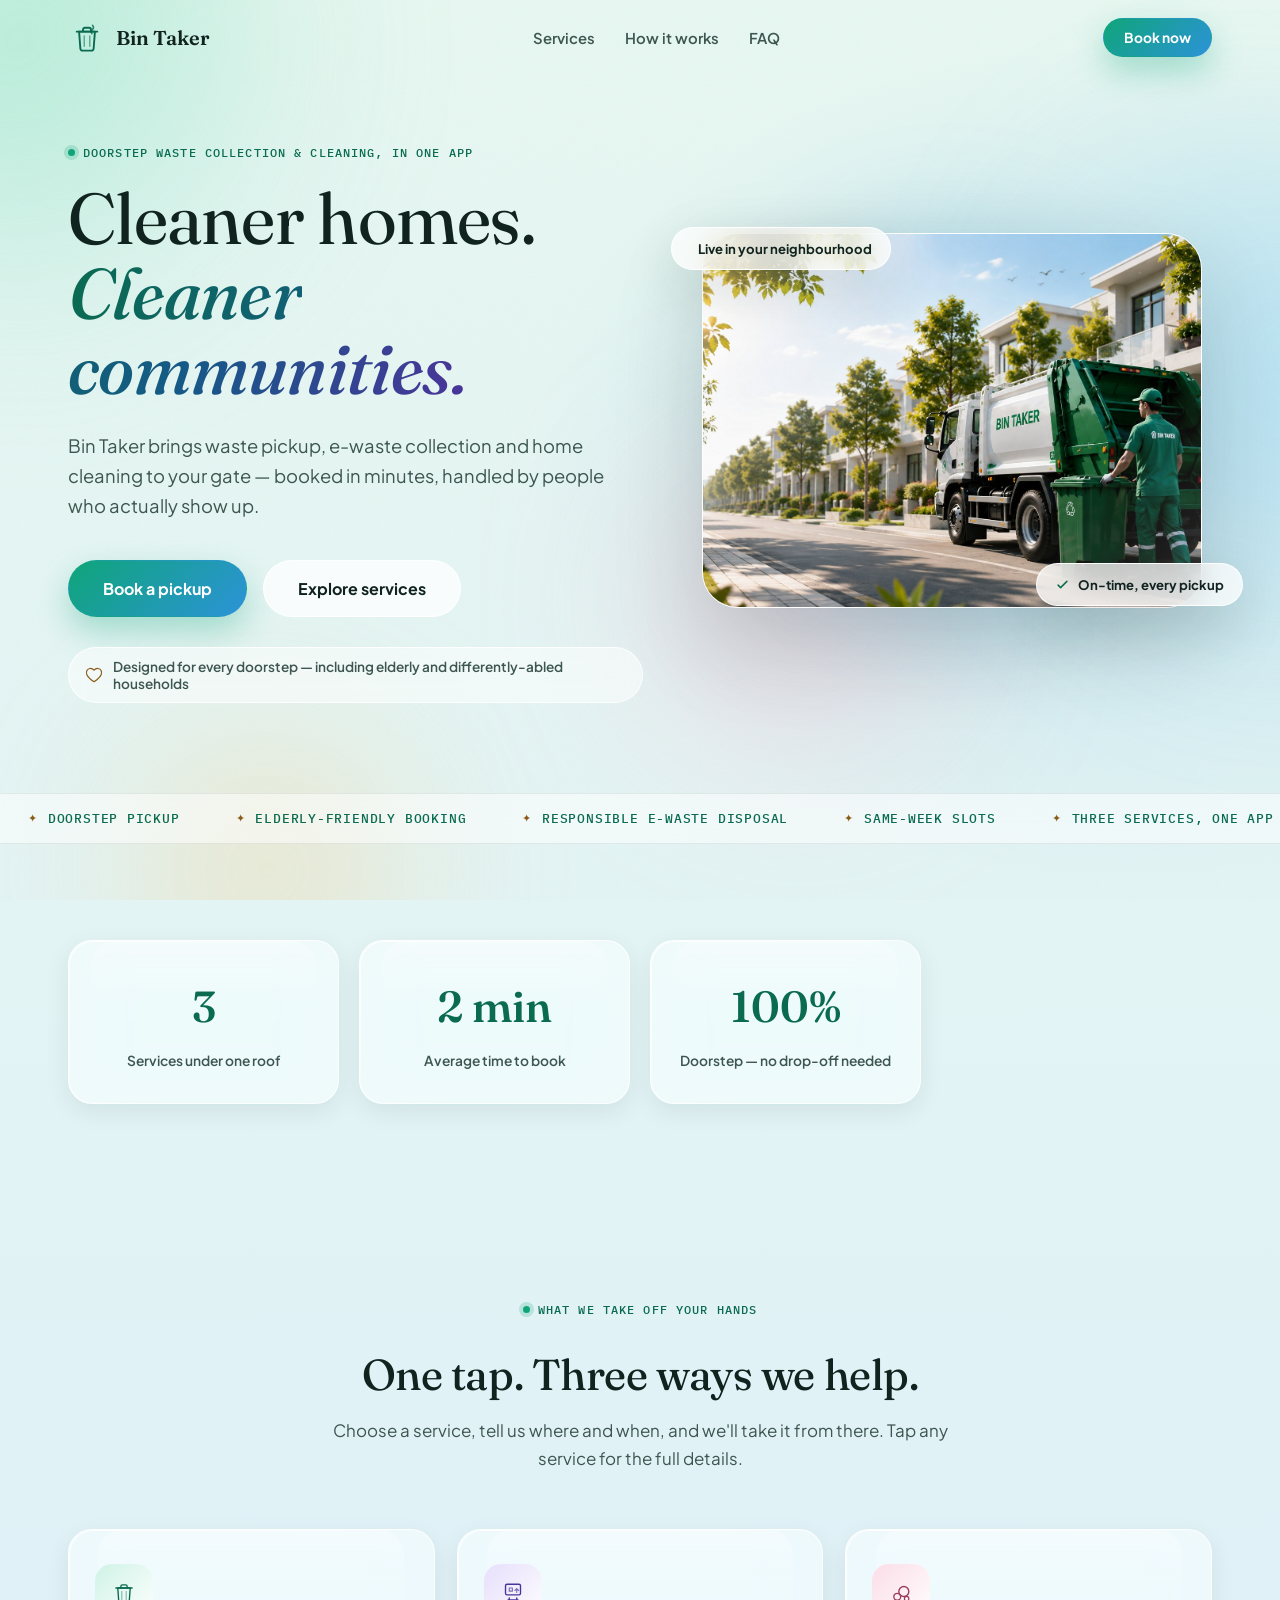
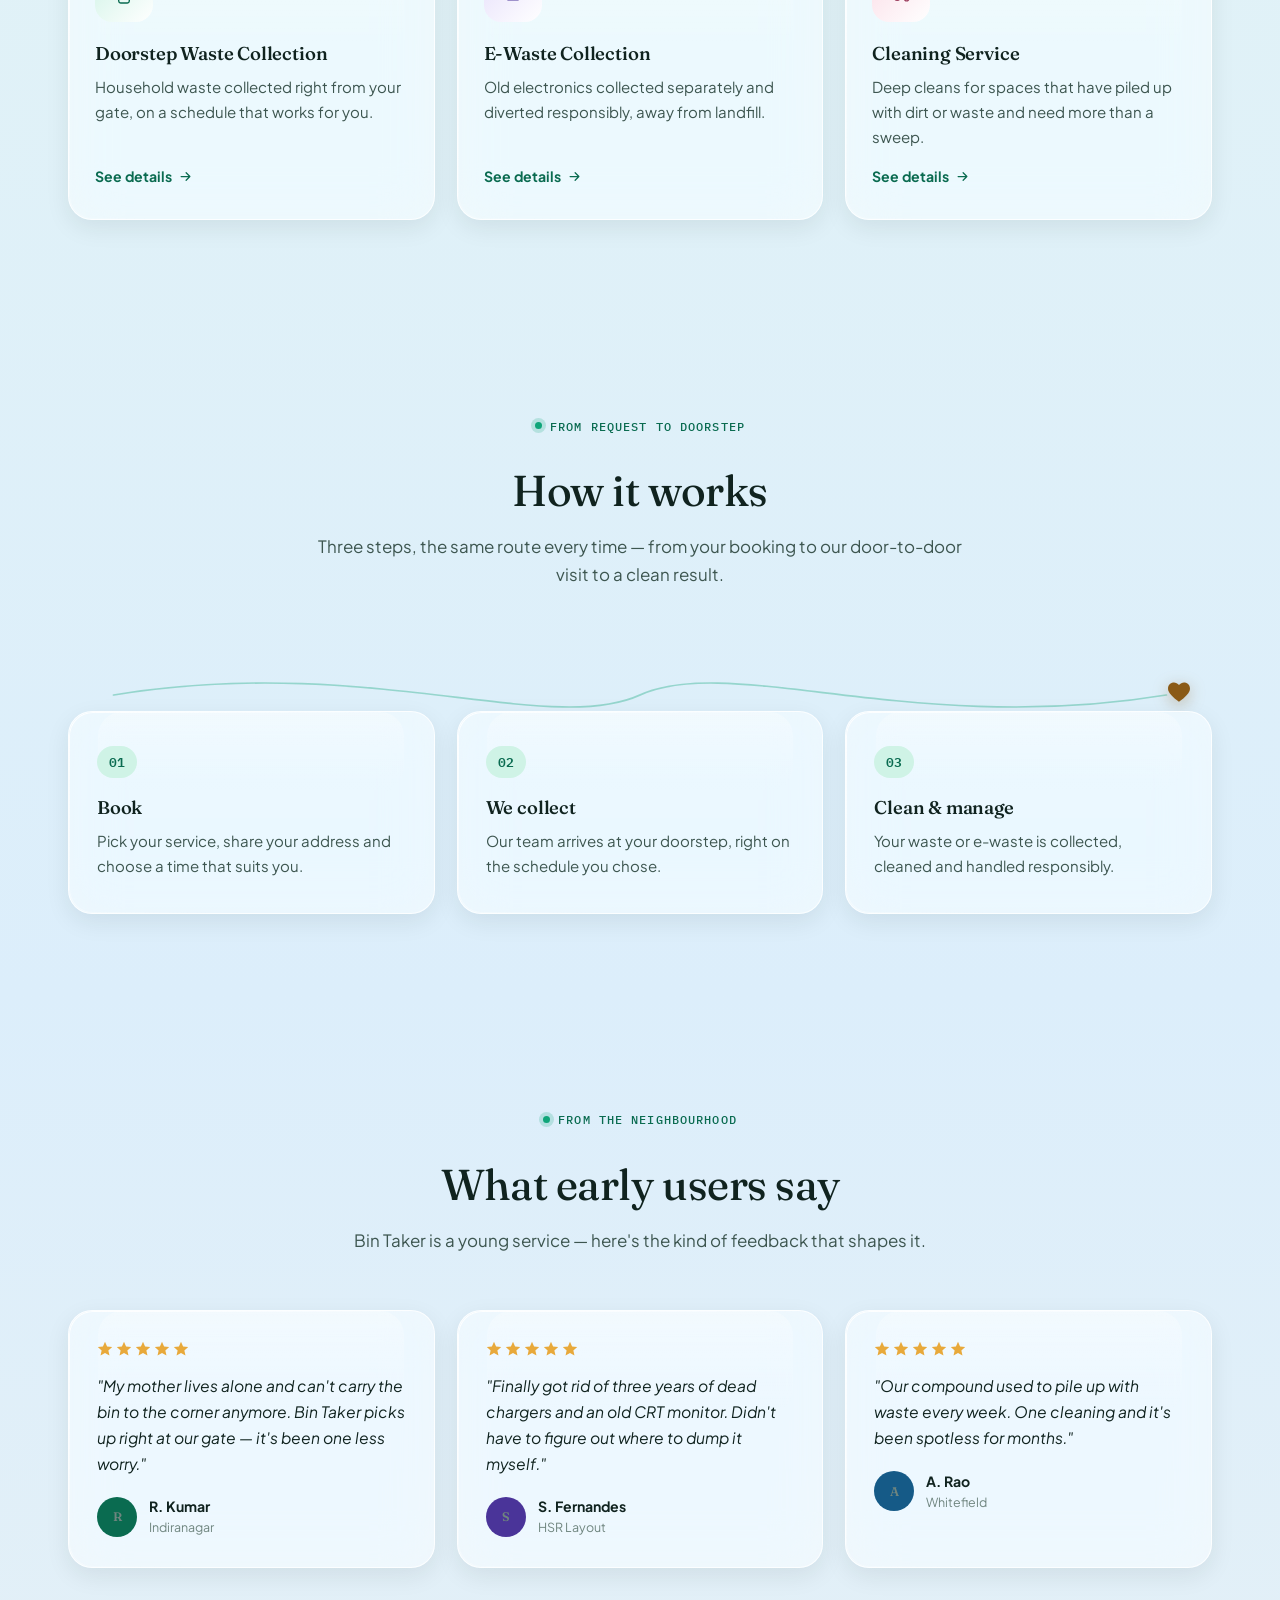
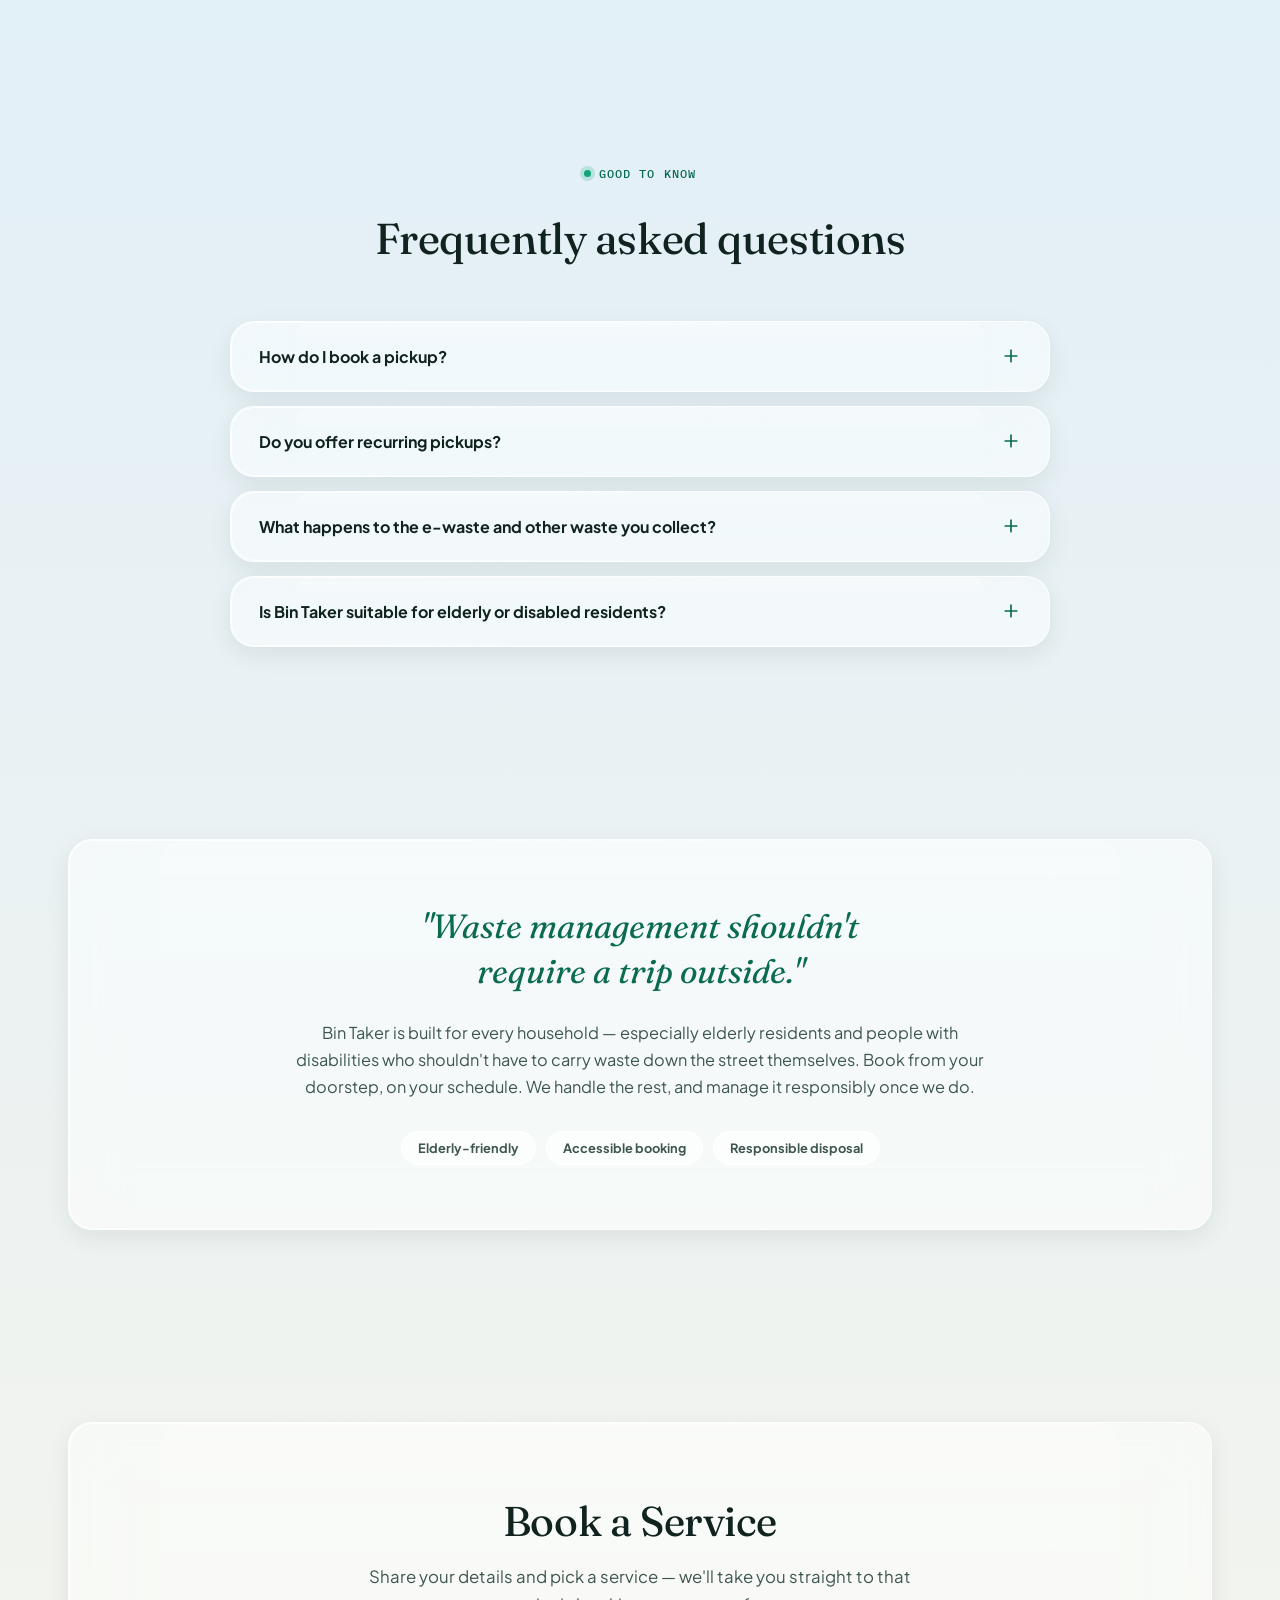
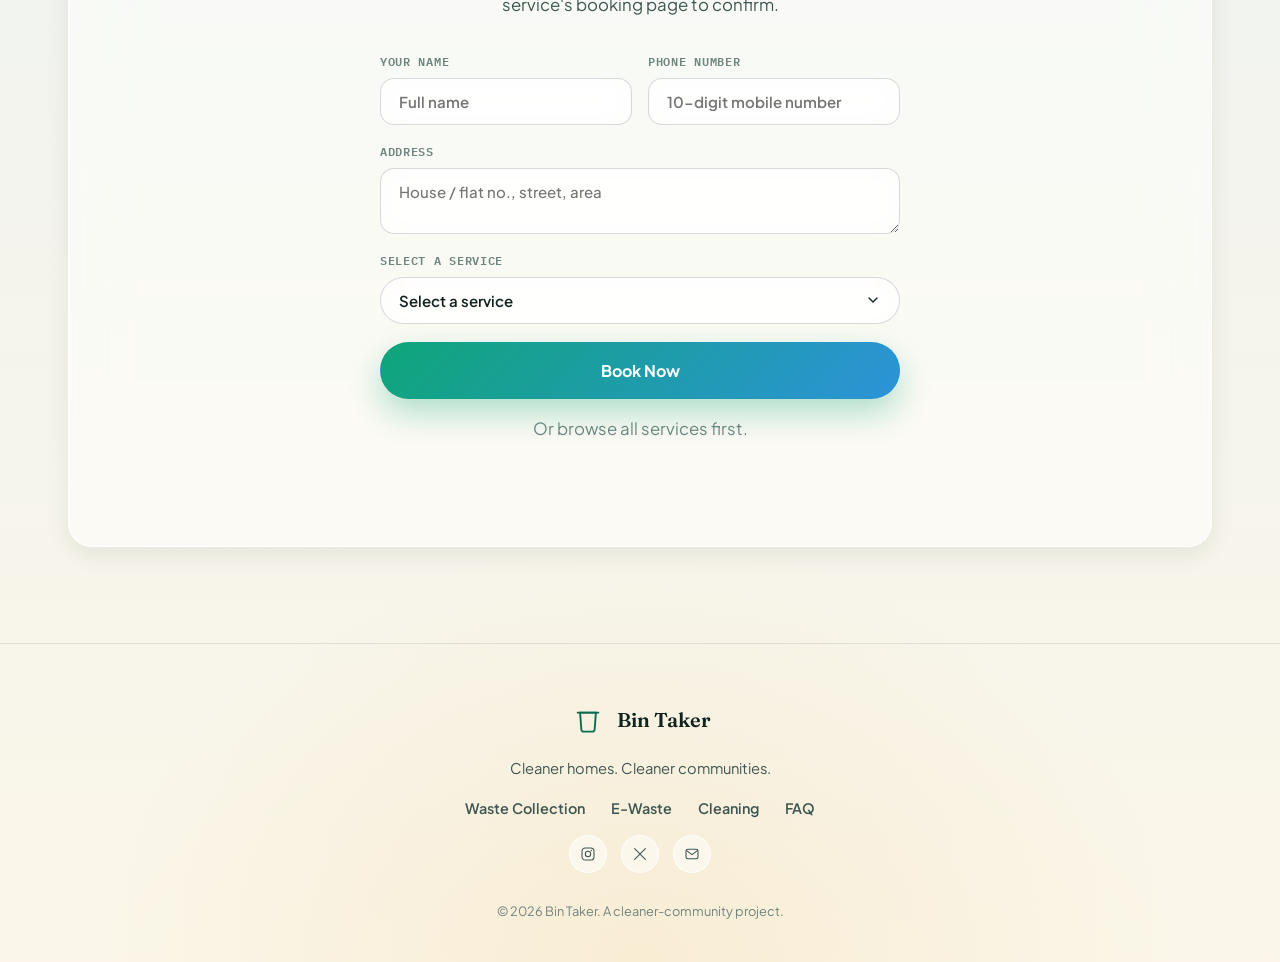
<file: index.html>
<!DOCTYPE html>
<html lang="en">
<head>
<meta charset="UTF-8">
<meta name="viewport" content="width=device-width, initial-scale=1.0">
<title>Bin Taker — Doorstep Waste Collection & Cleaning</title>
<meta name="description" content="Bin Taker brings doorstep waste collection, e-waste pickup and cleaning services to your gate. Book in minutes.">

<link rel="preconnect" href="https://fonts.googleapis.com">
<link rel="preconnect" href="https://fonts.gstatic.com" crossorigin>
<link href="https://fonts.googleapis.com/css2?family=Fraunces:ital,opsz,wght@0,9..144,300;0,9..144,450;0,9..144,600;1,9..144,500&family=Plus+Jakarta+Sans:wght@400;500;600;700;800&family=IBM+Plex+Mono:wght@500;600&display=swap" rel="stylesheet">
<link rel="stylesheet" href="style.css">
</head>
<body>

<div class="bg-scene" aria-hidden="true">
  <span class="blob blob--teal"></span>
  <span class="blob blob--azure"></span>
  <span class="blob blob--rose"></span>
  <span class="blob blob--gold"></span>
  <div class="grain"></div>
</div>

<a class="skip-link" href="#main">Skip to content</a>

<header class="nav" id="nav">
  <div class="nav__inner">
    <a href="#top" class="brand">
      <span class="brand__mark" aria-hidden="true">
        <svg viewBox="0 0 48 48" fill="none">
          <path d="M14 16h20l-1.6 21.2a3 3 0 0 1-3 2.8H18.6a3 3 0 0 1-3-2.8L14 16Z" stroke="currentColor" stroke-width="2.4" stroke-linejoin="round"/>
          <path d="M11 16h26" stroke="currentColor" stroke-width="2.4" stroke-linecap="round"/>
          <path d="M19 16v-2.6A2.4 2.4 0 0 1 21.4 11h5.2A2.4 2.4 0 0 1 29 13.4V16" stroke="currentColor" stroke-width="2.4" stroke-linejoin="round"/>
          <path d="M20.5 21.5v13M27.5 21.5v13" stroke="currentColor" stroke-width="1.8" stroke-linecap="round" opacity=".55"/>
          <path d="M31 8c1.6 2 1.6 4-.2 5.6-2 1.8-1.8 3.6-.6 4.9" stroke="currentColor" stroke-width="2" stroke-linecap="round" opacity=".8"/>
        </svg>
      </span>
      <span class="brand__word">Bin&nbsp;Taker</span>
    </a>

    <nav class="nav__links" aria-label="Primary">
      <a href="#services">Services</a>
      <a href="#process">How it works</a>
      <a href="#faq">FAQ</a>
    </nav>

    <div class="nav__cta">
      <a href="#book" class="btn btn--primary btn--sm">Book now</a>
    </div>

    <button class="nav__toggle" id="navToggle" aria-label="Open menu" aria-expanded="false" aria-controls="mobileMenu">
      <span></span><span></span><span></span>
    </button>
  </div>

  <div class="mobile-menu" id="mobileMenu">
    <a href="#services">Services</a>
    <a href="#process">How it works</a>
    <a href="#faq">FAQ</a>
    <div class="mobile-menu__group">
      <a href="services/waste-collection.html">Doorstep Waste Collection</a>
      <a href="services/e-waste.html">E-Waste Collection</a>
      <a href="services/cleaning.html">Cleaning Service</a>
    </div>
    <a href="#book" class="btn btn--primary">Book now</a>
  </div>
</header>

<main id="main">

  <!-- HERO -->
  <section class="hero" id="top">
    <div class="hero__inner">
      <p class="eyebrow reveal">Doorstep waste collection &amp; cleaning, in one app</p>
      <h1 class="hero__title reveal">
        Cleaner homes.<br>
        <em class="gradient-text">Cleaner communities.</em>
      </h1>
      <p class="hero__sub reveal">
        Bin Taker brings waste pickup, e-waste collection and home cleaning
        to your gate — booked in minutes, handled by people who actually show up.
      </p>

      <div class="hero__actions reveal">
        <a href="#book" class="btn btn--primary btn--lg">Book a pickup</a>
        <a href="#services" class="btn btn--ghost btn--lg">Explore services</a>
      </div>

      <div class="hero__badge reveal">
        <svg viewBox="0 0 24 24" fill="none" aria-hidden="true"><path d="M12 21s-7.5-4.9-9.6-9.7C.8 7.3 3 3.8 6.6 3.3c2-.3 3.9.6 5.4 2.3 1.5-1.7 3.4-2.6 5.4-2.3 3.6.5 5.8 4 4.2 8-2.1 4.8-9.6 9.7-9.6 9.7Z" stroke="currentColor" stroke-width="1.6" stroke-linejoin="round"/></svg>
        Designed for every doorstep — including elderly and differently-abled households
      </div>
    </div>

    <div class="hero__panel reveal">
      <div class="spotlight" aria-hidden="true"></div>
      <span class="hero__glow" aria-hidden="true"></span>

      <div class="hero__photo">
        <img src="assets/hero-truck.jpg" alt="A Bin Taker crew member collecting a bin from a truck on a tree-lined residential street" loading="eager" width="1672" height="941">
        <span class="hero__photo-sheen" aria-hidden="true"></span>
      </div>

      <div class="hero__float-chip hero__float-chip--top">
        <span class="dot dot--teal"></span> Live in your neighbourhood
      </div>
      <div class="hero__float-chip hero__float-chip--bottom">
        <svg viewBox="0 0 24 24" fill="none" aria-hidden="true"><path d="M5 13l4 4L19 7" stroke="currentColor" stroke-width="2.4" stroke-linecap="round" stroke-linejoin="round"/></svg>
        On-time, every pickup
      </div>
    </div>
  </section>

  <!-- MARQUEE -->
  <div class="marquee" aria-hidden="true">
    <div class="marquee__track">
      <span>Doorstep pickup</span>
      <span>Elderly-friendly booking</span>
      <span>Responsible e-waste disposal</span>
      <span>Same-week slots</span>
      <span>Three services, one app</span>
    </div>
  </div>

  <!-- STATS -->
  <section class="stats-section" aria-label="Bin Taker at a glance">
    <div class="stats">
      <div class="glass-card stat reveal">
        <p class="stat__num" data-count="3">0</p>
        <p class="stat__label">Services under one roof</p>
      </div>
      <div class="glass-card stat reveal">
        <p class="stat__num" data-count="2" data-suffix=" min">0</p>
        <p class="stat__label">Average time to book</p>
      </div>
      <div class="glass-card stat reveal">
        <p class="stat__num" data-count="100" data-suffix="%">0</p>
        <p class="stat__label">Doorstep — no drop-off needed</p>
      </div>
    </div>
  </section>

  <!-- SERVICES -->
  <section class="services" id="services">
    <div class="section-head">
      <p class="eyebrow reveal">What we take off your hands</p>
      <h2 class="reveal">One tap. Three ways we help.</h2>
      <p class="section-lede reveal">Choose a service, tell us where and when, and we'll take it from there. Tap any service for the full details.</p>
    </div>

    <div class="cards-grid">

      <a class="glass-card service-card tilt reveal" href="services/waste-collection.html">
        <div class="service-card__icon service-card__icon--teal" aria-hidden="true">
          <svg viewBox="0 0 48 48" fill="none">
            <path d="M14 16h20l-1.6 21.2a3 3 0 0 1-3 2.8H18.6a3 3 0 0 1-3-2.8L14 16Z" stroke="currentColor" stroke-width="2.2" stroke-linejoin="round"/>
            <path d="M11 16h26" stroke="currentColor" stroke-width="2.2" stroke-linecap="round"/>
            <path d="M19 16v-2.6A2.4 2.4 0 0 1 21.4 11h5.2A2.4 2.4 0 0 1 29 13.4V16" stroke="currentColor" stroke-width="2.2" stroke-linejoin="round"/>
            <path d="M20.5 21.5v13M27.5 21.5v13" stroke="currentColor" stroke-width="1.6" stroke-linecap="round" opacity=".5"/>
          </svg>
        </div>
        <h3>Doorstep Waste Collection</h3>
        <p>Household waste collected right from your gate, on a schedule that works for you.</p>
        <span class="service-card__link">See details <svg viewBox="0 0 24 24" fill="none"><path d="M5 12h14M13 6l6 6-6 6" stroke="currentColor" stroke-width="2" stroke-linecap="round" stroke-linejoin="round"/></svg></span>
      </a>

      <a class="glass-card service-card tilt reveal" href="services/e-waste.html">
        <div class="service-card__icon service-card__icon--violet" aria-hidden="true">
          <svg viewBox="0 0 48 48" fill="none">
            <rect x="12" y="10" width="24" height="17" rx="2.5" stroke="currentColor" stroke-width="2.2"/>
            <path d="M18 32v3M30 32v3M16 35h16" stroke="currentColor" stroke-width="2.2" stroke-linecap="round"/>
            <path d="M18 16h5v5h-5zM27 20l3-3 3 3M30 17v6" stroke="currentColor" stroke-width="1.8" stroke-linecap="round" stroke-linejoin="round" opacity=".7"/>
          </svg>
        </div>
        <h3>E-Waste Collection</h3>
        <p>Old electronics collected separately and diverted responsibly, away from landfill.</p>
        <span class="service-card__link">See details <svg viewBox="0 0 24 24" fill="none"><path d="M5 12h14M13 6l6 6-6 6" stroke="currentColor" stroke-width="2" stroke-linecap="round" stroke-linejoin="round"/></svg></span>
      </a>

      <a class="glass-card service-card tilt reveal" href="services/cleaning.html">
        <div class="service-card__icon service-card__icon--rose" aria-hidden="true">
          <svg viewBox="0 0 48 48" fill="none">
            <circle cx="18" cy="30" r="5.5" stroke="currentColor" stroke-width="2.2"/>
            <circle cx="28.5" cy="21.5" r="8" stroke="currentColor" stroke-width="2.2"/>
            <circle cx="33" cy="33" r="3.5" stroke="currentColor" stroke-width="2"/>
          </svg>
        </div>
        <h3>Cleaning Service</h3>
        <p>Deep cleans for spaces that have piled up with dirt or waste and need more than a sweep.</p>
        <span class="service-card__link">See details <svg viewBox="0 0 24 24" fill="none"><path d="M5 12h14M13 6l6 6-6 6" stroke="currentColor" stroke-width="2" stroke-linecap="round" stroke-linejoin="round"/></svg></span>
      </a>

    </div>
  </section>

  <!-- HOW IT WORKS -->
  <section class="process" id="process">
    <div class="section-head">
      <p class="eyebrow reveal">From request to doorstep</p>
      <h2 class="reveal">How it works</h2>
      <p class="section-lede reveal">Three steps, the same route every time — from your booking to our door-to-door visit to a clean result.</p>
    </div>

    <div class="route" id="route">
      <svg class="route__line" viewBox="0 0 1000 120" preserveAspectRatio="none" aria-hidden="true">
        <path id="routePath" d="M40,60 C 260,10 420,110 500,60 C 580,10 740,110 960,60" fill="none" stroke="currentColor" stroke-width="2" stroke-dasharray="7 9" stroke-linecap="round"/>
      </svg>
      <span class="route__marker" id="routeMarker" aria-hidden="true">
        <svg viewBox="0 0 24 24" fill="none"><path d="M12 21s-7.5-4.9-9.6-9.7C.8 7.3 3 3.8 6.6 3.3c2-.3 3.9.6 5.4 2.3 1.5-1.7 3.4-2.6 5.4-2.3 3.6.5 5.8 4 4.2 8-2.1 4.8-9.6 9.7-9.6 9.7Z" fill="currentColor"/></svg>
      </span>

      <div class="route__steps">
        <div class="glass-card step-card reveal">
          <span class="step-card__num">01</span>
          <h3>Book</h3>
          <p>Pick your service, share your address and choose a time that suits you.</p>
        </div>
        <div class="glass-card step-card reveal">
          <span class="step-card__num">02</span>
          <h3>We collect</h3>
          <p>Our team arrives at your doorstep, right on the schedule you chose.</p>
        </div>
        <div class="glass-card step-card reveal">
          <span class="step-card__num">03</span>
          <h3>Clean &amp; manage</h3>
          <p>Your waste or e-waste is collected, cleaned and handled responsibly.</p>
        </div>
      </div>
    </div>
  </section>

  <!-- TESTIMONIALS -->
  <section class="testimonials" aria-label="What early users say">
    <div class="section-head">
      <p class="eyebrow reveal">From the neighbourhood</p>
      <h2 class="reveal">What early users say</h2>
      <p class="section-lede reveal">Bin Taker is a young service — here's the kind of feedback that shapes it.</p>
    </div>

    <div class="testimonials__track">
      <div class="glass-card testimonial tilt reveal">
        <div class="testimonial__stars" aria-hidden="true">
          <svg viewBox="0 0 20 20" fill="currentColor"><path d="M10 1l2.6 5.9 6.4.6-4.8 4.3 1.4 6.2L10 14.9 4.4 18l1.4-6.2L1 7.5l6.4-.6z"/></svg>
          <svg viewBox="0 0 20 20" fill="currentColor"><path d="M10 1l2.6 5.9 6.4.6-4.8 4.3 1.4 6.2L10 14.9 4.4 18l1.4-6.2L1 7.5l6.4-.6z"/></svg>
          <svg viewBox="0 0 20 20" fill="currentColor"><path d="M10 1l2.6 5.9 6.4.6-4.8 4.3 1.4 6.2L10 14.9 4.4 18l1.4-6.2L1 7.5l6.4-.6z"/></svg>
          <svg viewBox="0 0 20 20" fill="currentColor"><path d="M10 1l2.6 5.9 6.4.6-4.8 4.3 1.4 6.2L10 14.9 4.4 18l1.4-6.2L1 7.5l6.4-.6z"/></svg>
          <svg viewBox="0 0 20 20" fill="currentColor"><path d="M10 1l2.6 5.9 6.4.6-4.8 4.3 1.4 6.2L10 14.9 4.4 18l1.4-6.2L1 7.5l6.4-.6z"/></svg>
        </div>
        <p>"My mother lives alone and can't carry the bin to the corner anymore. Bin Taker picks up right at our gate — it's been one less worry."</p>
        <div class="testimonial__who">
          <span class="testimonial__avatar" style="background: var(--teal-deep);">R</span>
          <div><strong>R. Kumar</strong><span>Indiranagar</span></div>
        </div>
      </div>

      <div class="glass-card testimonial tilt reveal">
        <div class="testimonial__stars" aria-hidden="true">
          <svg viewBox="0 0 20 20" fill="currentColor"><path d="M10 1l2.6 5.9 6.4.6-4.8 4.3 1.4 6.2L10 14.9 4.4 18l1.4-6.2L1 7.5l6.4-.6z"/></svg>
          <svg viewBox="0 0 20 20" fill="currentColor"><path d="M10 1l2.6 5.9 6.4.6-4.8 4.3 1.4 6.2L10 14.9 4.4 18l1.4-6.2L1 7.5l6.4-.6z"/></svg>
          <svg viewBox="0 0 20 20" fill="currentColor"><path d="M10 1l2.6 5.9 6.4.6-4.8 4.3 1.4 6.2L10 14.9 4.4 18l1.4-6.2L1 7.5l6.4-.6z"/></svg>
          <svg viewBox="0 0 20 20" fill="currentColor"><path d="M10 1l2.6 5.9 6.4.6-4.8 4.3 1.4 6.2L10 14.9 4.4 18l1.4-6.2L1 7.5l6.4-.6z"/></svg>
          <svg viewBox="0 0 20 20" fill="currentColor"><path d="M10 1l2.6 5.9 6.4.6-4.8 4.3 1.4 6.2L10 14.9 4.4 18l1.4-6.2L1 7.5l6.4-.6z"/></svg>
        </div>
        <p>"Finally got rid of three years of dead chargers and an old CRT monitor. Didn't have to figure out where to dump it myself."</p>
        <div class="testimonial__who">
          <span class="testimonial__avatar" style="background: var(--violet-deep);">S</span>
          <div><strong>S. Fernandes</strong><span>HSR Layout</span></div>
        </div>
      </div>

      <div class="glass-card testimonial tilt reveal">
        <div class="testimonial__stars" aria-hidden="true">
          <svg viewBox="0 0 20 20" fill="currentColor"><path d="M10 1l2.6 5.9 6.4.6-4.8 4.3 1.4 6.2L10 14.9 4.4 18l1.4-6.2L1 7.5l6.4-.6z"/></svg>
          <svg viewBox="0 0 20 20" fill="currentColor"><path d="M10 1l2.6 5.9 6.4.6-4.8 4.3 1.4 6.2L10 14.9 4.4 18l1.4-6.2L1 7.5l6.4-.6z"/></svg>
          <svg viewBox="0 0 20 20" fill="currentColor"><path d="M10 1l2.6 5.9 6.4.6-4.8 4.3 1.4 6.2L10 14.9 4.4 18l1.4-6.2L1 7.5l6.4-.6z"/></svg>
          <svg viewBox="0 0 20 20" fill="currentColor"><path d="M10 1l2.6 5.9 6.4.6-4.8 4.3 1.4 6.2L10 14.9 4.4 18l1.4-6.2L1 7.5l6.4-.6z"/></svg>
          <svg viewBox="0 0 20 20" fill="currentColor"><path d="M10 1l2.6 5.9 6.4.6-4.8 4.3 1.4 6.2L10 14.9 4.4 18l1.4-6.2L1 7.5l6.4-.6z"/></svg>
        </div>
        <p>"Our compound used to pile up with waste every week. One cleaning and it's been spotless for months."</p>
        <div class="testimonial__who">
          <span class="testimonial__avatar" style="background: var(--azure-deep);">A</span>
          <div><strong>A. Rao</strong><span>Whitefield</span></div>
        </div>
      </div>
    </div>
  </section>

  <!-- FAQ -->
  <section class="faq-section" id="faq">
    <div class="section-head">
      <p class="eyebrow reveal">Good to know</p>
      <h2 class="reveal">Frequently asked questions</h2>
    </div>

    <div class="faq">
      <div class="glass-card faq-item reveal">
        <button class="faq-item__q" aria-expanded="false">
          How do I book a pickup?
          <svg viewBox="0 0 24 24" fill="none"><path d="M12 5v14M5 12h14" stroke="currentColor" stroke-width="2" stroke-linecap="round"/></svg>
        </button>
        <div class="faq-item__a"><div class="faq-item__a-inner"><p>Choose a service from the home screen, add your address and preferred time, and confirm. Most bookings are done in under two minutes, and you'll get a confirmation with an arrival window.</p></div></div>
      </div>

      <div class="glass-card faq-item reveal">
        <button class="faq-item__q" aria-expanded="false">
          Do you offer recurring pickups?
          <svg viewBox="0 0 24 24" fill="none"><path d="M12 5v14M5 12h14" stroke="currentColor" stroke-width="2" stroke-linecap="round"/></svg>
        </button>
        <div class="faq-item__a"><div class="faq-item__a-inner"><p>Yes — daily, weekly, or a custom schedule for doorstep waste collection. You can pause or change the schedule anytime without losing your booking history.</p></div></div>
      </div>

      <div class="glass-card faq-item reveal">
        <button class="faq-item__q" aria-expanded="false">
          What happens to the e-waste and other waste you collect?
          <svg viewBox="0 0 24 24" fill="none"><path d="M12 5v14M5 12h14" stroke="currentColor" stroke-width="2" stroke-linecap="round"/></svg>
        </button>
        <div class="faq-item__a"><div class="faq-item__a-inner"><p>Everything is sorted and routed to the appropriate recycling or disposal channel rather than a general landfill — e-waste in particular is kept separate so components can be safely processed.</p></div></div>
      </div>

      <div class="glass-card faq-item reveal">
        <button class="faq-item__q" aria-expanded="false">
          Is Bin Taker suitable for elderly or disabled residents?
          <svg viewBox="0 0 24 24" fill="none"><path d="M12 5v14M5 12h14" stroke="currentColor" stroke-width="2" stroke-linecap="round"/></svg>
        </button>
        <div class="faq-item__a"><div class="faq-item__a-inner"><p>That's a core part of why Bin Taker exists. Every service is collected directly from the doorstep, so nobody needs to carry waste to a bin further away. Booking can also be done on someone's behalf by a family member.</p></div></div>
      </div>
    </div>
  </section>

  <!-- MISSION -->
  <section class="mission" id="mission">
    <div class="glass-card mission__panel reveal">
      <p class="mission__quote">"Waste management shouldn't require a trip outside."</p>
      <p class="mission__body">
        Bin Taker is built for every household — especially elderly residents and people
        with disabilities who shouldn't have to carry waste down the street themselves.
        Book from your doorstep, on your schedule. We handle the rest, and manage it responsibly
        once we do.
      </p>
      <div class="mission__tags">
        <span>Elderly-friendly</span>
        <span>Accessible booking</span>
        <span>Responsible disposal</span>
      </div>
    </div>
  </section>

  <!-- BOOK / CTA -->
  <section class="cta" id="book">
    <div class="glass-card cta__panel reveal">
      <h2>Book a Service</h2>
      <p>Share your details and pick a service — we'll take you straight to that service's booking page to confirm.</p>
      <form class="book-form" id="bookForm" novalidate>
        <div class="book-form__grid">
          <div class="book-form__field">
            <label for="bookName">Your name</label>
            <input type="text" id="bookName" name="name" placeholder="Full name" required autocomplete="name">
          </div>
          <div class="book-form__field">
            <label for="bookPhone">Phone number</label>
            <input type="tel" id="bookPhone" name="phone" placeholder="10-digit mobile number" required pattern="[0-9]{10}" inputmode="numeric" autocomplete="tel">
          </div>
          <div class="book-form__field book-form__field--full">
            <label for="bookAddress">Address</label>
            <textarea id="bookAddress" name="address" rows="2" placeholder="House / flat no., street, area" required autocomplete="street-address"></textarea>
          </div>
          <div class="book-form__field book-form__field--full">
            <label for="serviceSelect">Select a service</label>
            <select id="serviceSelect" name="service" required>
              <option value="" disabled selected>Select a service</option>
              <option value="services/waste-collection.html">Doorstep Waste Collection</option>
              <option value="services/e-waste.html">E-Waste Collection</option>
              <option value="services/cleaning.html">Cleaning Service</option>
            </select>
          </div>
          <div class="book-form__field book-form__field--full" id="wasteTypeField" style="display:none;">
            <label for="wasteType">Type of waste</label>
            <select id="wasteType" name="wasteType">
              <option value="" disabled selected>Select type of waste</option>
              <option value="wet">Wet waste</option>
              <option value="dry">Dry waste</option>
              <option value="e-waste">E-waste</option>
              <option value="mixed">Mixed waste</option>
            </select>
          </div>
        </div>
        <button type="submit" class="btn btn--primary btn--lg btn--block">Book Now</button>
        <p class="book-form__error" id="bookFormError" role="alert" hidden>Please add your name, a 10-digit phone number, your address, and choose a service.</p>
      </form>
      <p class="book-form__hint">Or <a href="services/waste-collection.html">browse all services</a> first.</p>
    </div>
  </section>

</main>

<footer class="footer">
  <div class="footer__inner">
    <a href="#top" class="brand brand--footer">
      <span class="brand__mark" aria-hidden="true">
        <svg viewBox="0 0 48 48" fill="none">
          <path d="M14 16h20l-1.6 21.2a3 3 0 0 1-3 2.8H18.6a3 3 0 0 1-3-2.8L14 16Z" stroke="currentColor" stroke-width="2.4" stroke-linejoin="round"/>
          <path d="M11 16h26" stroke="currentColor" stroke-width="2.4" stroke-linecap="round"/>
        </svg>
      </span>
      <span class="brand__word">Bin&nbsp;Taker</span>
    </a>
    <p class="footer__tag">Cleaner homes. Cleaner communities.</p>

    <nav class="footer__links" aria-label="Footer">
      <a href="services/waste-collection.html">Waste Collection</a>
      <a href="services/e-waste.html">E-Waste</a>
      <a href="services/cleaning.html">Cleaning</a>
      <a href="#faq">FAQ</a>
    </nav>

    <div class="footer__social" aria-hidden="true">
      <a href="#" aria-label="Instagram"><svg viewBox="0 0 24 24" fill="none"><rect x="3" y="3" width="18" height="18" rx="5" stroke="currentColor" stroke-width="1.6"/><circle cx="12" cy="12" r="4" stroke="currentColor" stroke-width="1.6"/><circle cx="17.2" cy="6.8" r="1" fill="currentColor"/></svg></a>
      <a href="#" aria-label="Twitter / X"><svg viewBox="0 0 24 24" fill="none"><path d="M4 4l16 16M20 4 4 20" stroke="currentColor" stroke-width="1.6" stroke-linecap="round"/></svg></a>
      <a href="#" aria-label="Email"><svg viewBox="0 0 24 24" fill="none"><rect x="3" y="5" width="18" height="14" rx="2.5" stroke="currentColor" stroke-width="1.6"/><path d="m4 7 8 6 8-6" stroke="currentColor" stroke-width="1.6" stroke-linecap="round"/></svg></a>
    </div>

    <p class="footer__legal">© <span id="year"></span> Bin Taker. A cleaner-community project.</p>
  </div>
</footer>

<script src="script.js"></script>
</body>
</html>
</file>
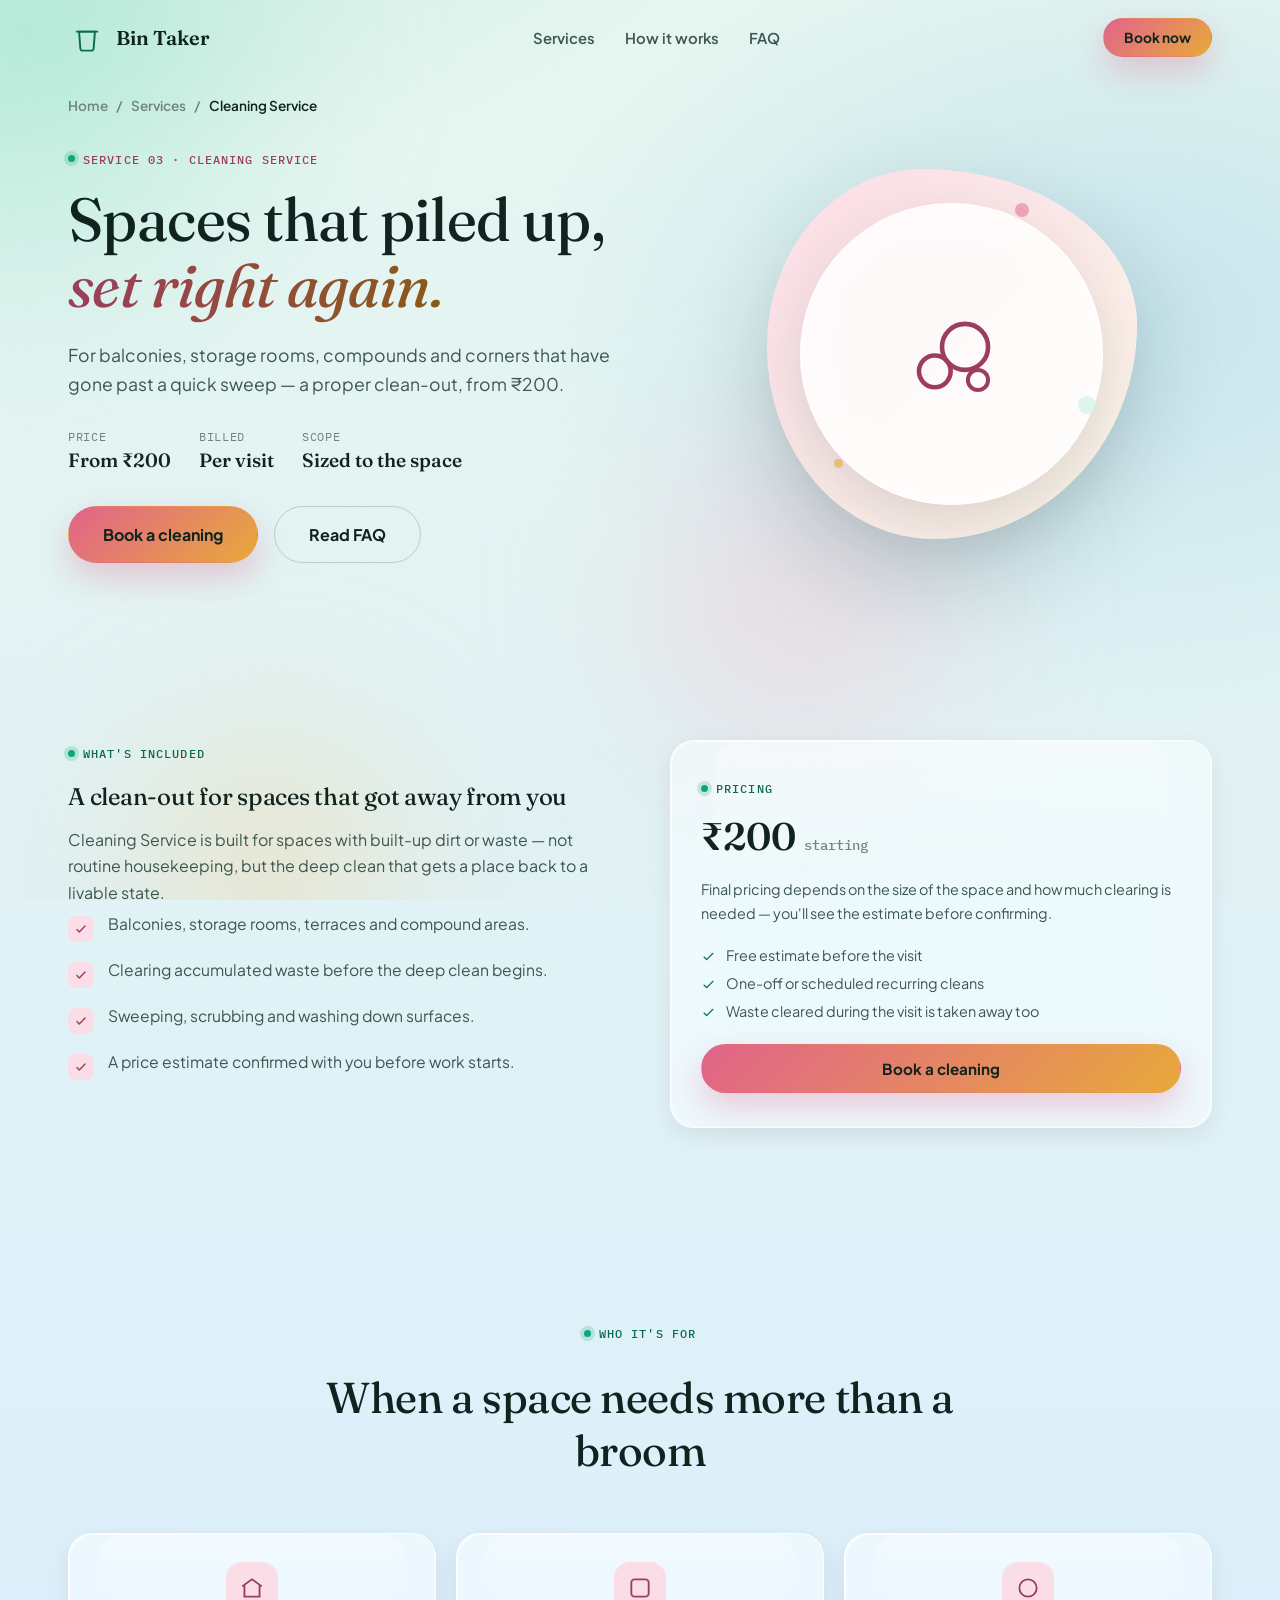
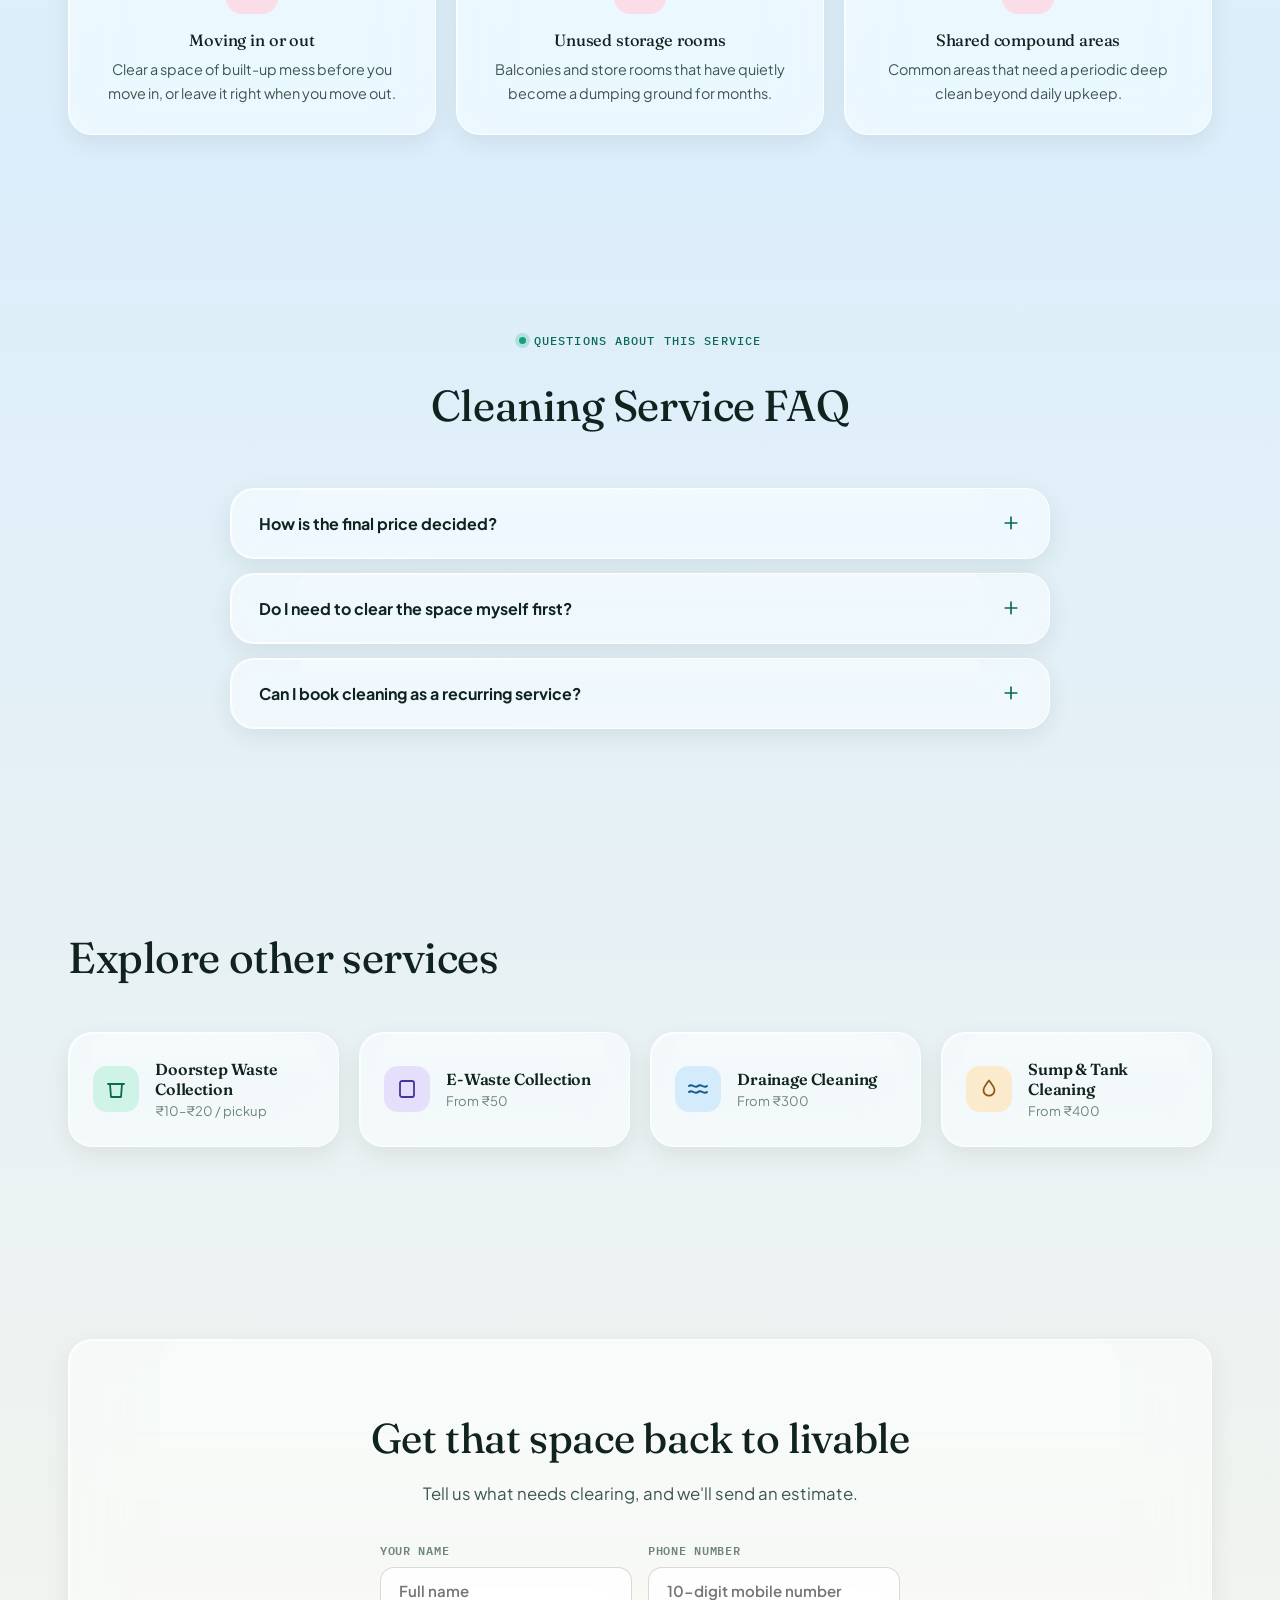
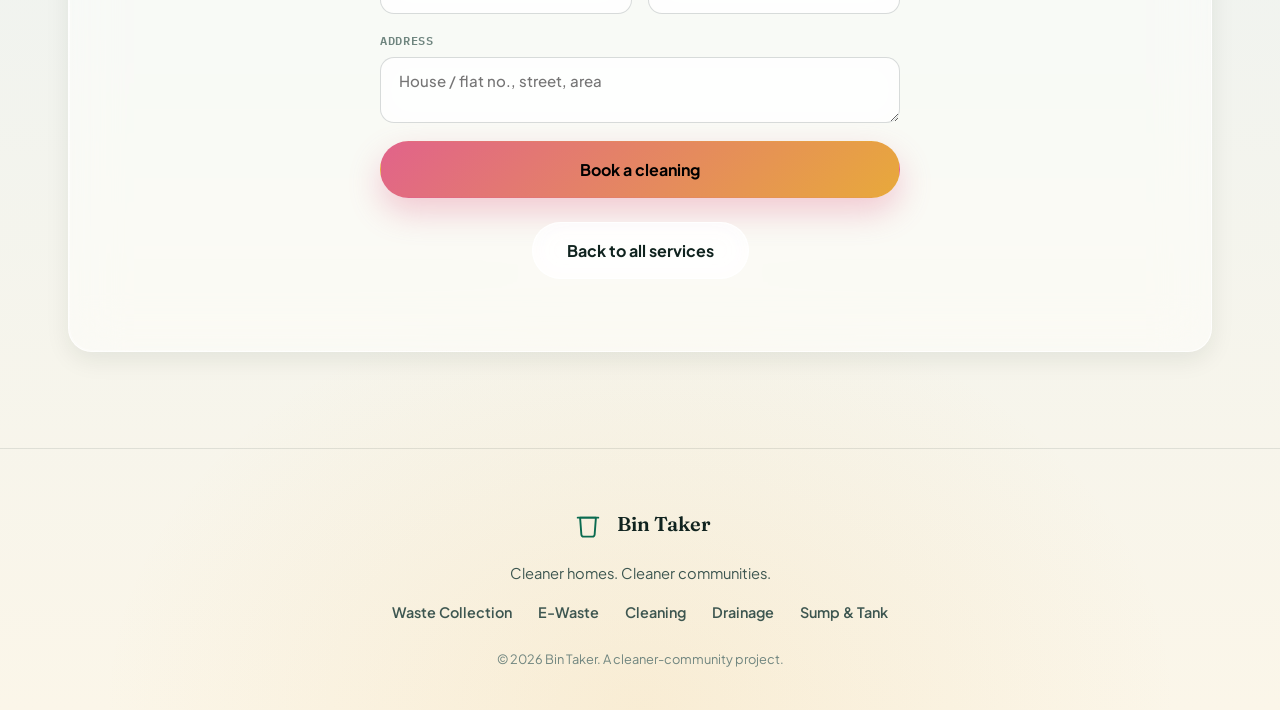
<file: services/cleaning.html>
<!DOCTYPE html>
<html lang="en">
<head>
<meta charset="UTF-8">
<meta name="viewport" content="width=device-width, initial-scale=1.0">
<title>Cleaning Service — Bin Taker</title>
<meta name="description" content="Deep cleaning for waste-filled or neglected spaces, starting from ₹200.">
<link rel="preconnect" href="https://fonts.googleapis.com">
<link rel="preconnect" href="https://fonts.gstatic.com" crossorigin>
<link href="https://fonts.googleapis.com/css2?family=Fraunces:ital,opsz,wght@0,9..144,300;0,9..144,450;0,9..144,600;1,9..144,500&family=Plus+Jakarta+Sans:wght@400;500;600;700;800&family=IBM+Plex+Mono:wght@500;600&display=swap" rel="stylesheet">
<link rel="stylesheet" href="../style.css">
</head>
<body>

<div class="bg-scene" aria-hidden="true">
  <span class="blob blob--rose"></span>
  <span class="blob blob--gold"></span>
  <span class="blob blob--teal"></span>
  <div class="grain"></div>
</div>

<a class="skip-link" href="#main">Skip to content</a>

<header class="nav" id="nav">
  <div class="nav__inner">
    <a href="../index.html" class="brand">
      <span class="brand__mark" aria-hidden="true"><svg viewBox="0 0 48 48" fill="none"><path d="M14 16h20l-1.6 21.2a3 3 0 0 1-3 2.8H18.6a3 3 0 0 1-3-2.8L14 16Z" stroke="currentColor" stroke-width="2.4" stroke-linejoin="round"/><path d="M11 16h26" stroke="currentColor" stroke-width="2.4" stroke-linecap="round"/></svg></span>
      <span class="brand__word">Bin&nbsp;Taker</span>
    </a>
    <nav class="nav__links" aria-label="Primary">
      <a href="../index.html#services">Services</a>
      <a href="../index.html#process">How it works</a>
      <a href="../index.html#faq">FAQ</a>
    </nav>
    <div class="nav__cta"><a href="#book" class="btn btn--rose btn--sm">Book now</a></div>
    <button class="nav__toggle" id="navToggle" aria-label="Open menu" aria-expanded="false" aria-controls="mobileMenu"><span></span><span></span><span></span></button>
  </div>
  <div class="mobile-menu" id="mobileMenu">
    <a href="../index.html#services">Services</a>
    <a href="../index.html#process">How it works</a>
    <a href="../index.html#faq">FAQ</a>
    <div class="mobile-menu__group">
      <a href="waste-collection.html">Doorstep Waste Collection</a>
      <a href="e-waste.html">E-Waste Collection</a>
      <a href="cleaning.html">Cleaning Service</a>
      <a href="drainage.html">Drainage Cleaning</a>
      <a href="sump-tank.html">Sump &amp; Tank Cleaning</a>
    </div>
    <a href="#book" class="btn btn--rose">Book now</a>
  </div>
</header>

<div class="breadcrumb">
  <a href="../index.html">Home</a><span>/</span><a href="../index.html#services">Services</a><span>/</span><span style="color:var(--ink)">Cleaning Service</span>
</div>

<main id="main">

  <section class="svc-hero">
    <div>
      <p class="eyebrow reveal" style="color:var(--rose-deep)">Service 03 · Cleaning Service</p>
      <h1 class="svc-hero__title reveal">Spaces that piled up,<br><em class="gradient-text" style="background:linear-gradient(100deg, var(--rose-deep), var(--gold-deep)); -webkit-background-clip:text; background-clip:text;">set right again.</em></h1>
      <p class="svc-hero__sub reveal">For balconies, storage rooms, compounds and corners that have gone past a quick sweep — a proper clean-out, from ₹200.</p>

      <div class="svc-hero__meta reveal">
        <div><span>Price</span><strong>From ₹200</strong></div>
        <div><span>Billed</span><strong>Per visit</strong></div>
        <div><span>Scope</span><strong>Sized to the space</strong></div>
      </div>

      <div class="svc-hero__actions reveal">
        <a href="#book" class="btn btn--rose btn--lg">Book a cleaning</a>
        <a href="#faq" class="btn btn--outline btn--lg">Read FAQ</a>
      </div>
    </div>

    <div class="svc-illus reveal">
      <div class="svc-illus__blob" style="background: linear-gradient(135deg, var(--rose-tint), var(--sand));"></div>
      <div class="svc-illus__glass" style="color:var(--rose-deep)">
        <svg viewBox="0 0 48 48" fill="none"><circle cx="18" cy="30" r="5.5" stroke="currentColor" stroke-width="1.6"/><circle cx="28.5" cy="21.5" r="8" stroke="currentColor" stroke-width="1.6"/><circle cx="33" cy="33" r="3.5" stroke="currentColor" stroke-width="1.4"/></svg>
      </div>
      <span class="svc-illus__particle" style="width:14px;height:14px;top:14%;left:65%;background:var(--rose);opacity:.5;animation:twinkle 3s ease-in-out infinite;"></span>
      <span class="svc-illus__particle" style="width:9px;height:9px;top:75%;left:22%;background:var(--gold);opacity:.6;animation:twinkle 3.6s ease-in-out infinite;"></span>
      <span class="svc-illus__particle" style="width:18px;height:18px;top:60%;left:80%;background:var(--teal-tint);opacity:.7;"></span>
    </div>
  </section>

  <!-- WHAT'S INCLUDED -->
  <section>
    <div class="svc-section-grid">
      <div class="reveal">
        <p class="eyebrow">What's included</p>
        <h2>A clean-out for spaces that got away from you</h2>
        <p style="margin-top:16px;">Cleaning Service is built for spaces with built-up dirt or waste — not routine housekeeping, but the deep clean that gets a place back to a livable state.</p>
        <ul class="svc-list">
          <li><span class="svc-list__icon" style="background:var(--rose-tint); color:var(--rose-deep);"><svg viewBox="0 0 24 24" fill="none"><path d="M5 13l4 4L19 7" stroke="currentColor" stroke-width="2.4" stroke-linecap="round" stroke-linejoin="round"/></svg></span>Balconies, storage rooms, terraces and compound areas.</li>
          <li><span class="svc-list__icon" style="background:var(--rose-tint); color:var(--rose-deep);"><svg viewBox="0 0 24 24" fill="none"><path d="M5 13l4 4L19 7" stroke="currentColor" stroke-width="2.4" stroke-linecap="round" stroke-linejoin="round"/></svg></span>Clearing accumulated waste before the deep clean begins.</li>
          <li><span class="svc-list__icon" style="background:var(--rose-tint); color:var(--rose-deep);"><svg viewBox="0 0 24 24" fill="none"><path d="M5 13l4 4L19 7" stroke="currentColor" stroke-width="2.4" stroke-linecap="round" stroke-linejoin="round"/></svg></span>Sweeping, scrubbing and washing down surfaces.</li>
          <li><span class="svc-list__icon" style="background:var(--rose-tint); color:var(--rose-deep);"><svg viewBox="0 0 24 24" fill="none"><path d="M5 13l4 4L19 7" stroke="currentColor" stroke-width="2.4" stroke-linecap="round" stroke-linejoin="round"/></svg></span>A price estimate confirmed with you before work starts.</li>
        </ul>
      </div>

      <div class="svc-pricing reveal">
        <div class="glass-card price-panel tilt">
          <p class="eyebrow" style="margin-bottom:6px;">Pricing</p>
          <p class="price-panel__amount">₹200 <span>starting</span></p>
          <p class="price-panel__note">Final pricing depends on the size of the space and how much clearing is needed — you'll see the estimate before confirming.</p>
          <ul>
            <li><svg viewBox="0 0 24 24" fill="none"><path d="M5 13l4 4L19 7" stroke="currentColor" stroke-width="2.2" stroke-linecap="round" stroke-linejoin="round"/></svg>Free estimate before the visit</li>
            <li><svg viewBox="0 0 24 24" fill="none"><path d="M5 13l4 4L19 7" stroke="currentColor" stroke-width="2.2" stroke-linecap="round" stroke-linejoin="round"/></svg>One-off or scheduled recurring cleans</li>
            <li><svg viewBox="0 0 24 24" fill="none"><path d="M5 13l4 4L19 7" stroke="currentColor" stroke-width="2.2" stroke-linecap="round" stroke-linejoin="round"/></svg>Waste cleared during the visit is taken away too</li>
          </ul>
          <a href="#book" class="btn btn--rose btn--block" style="margin-top:24px;">Book a cleaning</a>
        </div>
      </div>
    </div>
  </section>

  <!-- WHO IT'S FOR -->
  <section>
    <div class="section-head">
      <p class="eyebrow reveal">Who it's for</p>
      <h2 class="reveal">When a space needs more than a broom</h2>
    </div>
    <div class="svc-who">
      <div class="glass-card who-card tilt reveal">
        <div class="who-card__icon" style="background:var(--rose-tint); color:var(--rose-deep);"><svg viewBox="0 0 24 24" fill="none"><path d="M3 10.5 12 4l9 6.5M5 9.5V20h14V9.5" stroke="currentColor" stroke-width="1.7" stroke-linejoin="round"/></svg></div>
        <h4>Moving in or out</h4>
        <p>Clear a space of built-up mess before you move in, or leave it right when you move out.</p>
      </div>
      <div class="glass-card who-card tilt reveal">
        <div class="who-card__icon" style="background:var(--rose-tint); color:var(--rose-deep);"><svg viewBox="0 0 24 24" fill="none"><rect x="4" y="4" width="16" height="16" rx="3" stroke="currentColor" stroke-width="1.7"/></svg></div>
        <h4>Unused storage rooms</h4>
        <p>Balconies and store rooms that have quietly become a dumping ground for months.</p>
      </div>
      <div class="glass-card who-card tilt reveal">
        <div class="who-card__icon" style="background:var(--rose-tint); color:var(--rose-deep);"><svg viewBox="0 0 24 24" fill="none"><circle cx="12" cy="12" r="8" stroke="currentColor" stroke-width="1.7"/></svg></div>
        <h4>Shared compound areas</h4>
        <p>Common areas that need a periodic deep clean beyond daily upkeep.</p>
      </div>
    </div>
  </section>

  <!-- FAQ -->
  <section id="faq">
    <div class="section-head">
      <p class="eyebrow reveal">Questions about this service</p>
      <h2 class="reveal">Cleaning Service FAQ</h2>
    </div>
    <div class="faq">
      <div class="glass-card faq-item reveal">
        <button class="faq-item__q" aria-expanded="false">How is the final price decided?<svg viewBox="0 0 24 24" fill="none"><path d="M12 5v14M5 12h14" stroke="currentColor" stroke-width="2" stroke-linecap="round"/></svg></button>
        <div class="faq-item__a"><div class="faq-item__a-inner"><p>Pricing starts at ₹200 and scales with the size of the space and how much waste needs clearing first. You'll get an estimate to approve before any work begins.</p></div></div>
      </div>
      <div class="glass-card faq-item reveal">
        <button class="faq-item__q" aria-expanded="false">Do I need to clear the space myself first?<svg viewBox="0 0 24 24" fill="none"><path d="M12 5v14M5 12h14" stroke="currentColor" stroke-width="2" stroke-linecap="round"/></svg></button>
        <div class="faq-item__a"><div class="faq-item__a-inner"><p>No — clearing built-up waste or clutter is part of the service. Just describe the state of the space honestly when booking so the estimate is accurate.</p></div></div>
      </div>
      <div class="glass-card faq-item reveal">
        <button class="faq-item__q" aria-expanded="false">Can I book cleaning as a recurring service?<svg viewBox="0 0 24 24" fill="none"><path d="M12 5v14M5 12h14" stroke="currentColor" stroke-width="2" stroke-linecap="round"/></svg></button>
        <div class="faq-item__a"><div class="faq-item__a-inner"><p>Yes — for spaces that tend to pile up again, like shared compounds, you can schedule cleaning on a monthly or custom cadence.</p></div></div>
      </div>
    </div>
  </section>

  <!-- RELATED -->
  <section>
    <div class="section-head align-left"><h2 class="reveal">Explore other services</h2></div>
    <div class="related__grid">
      <a class="glass-card related-card tilt reveal" href="waste-collection.html">
        <div class="related-card__icon" style="background:var(--teal-tint); color:var(--teal-deep);"><svg viewBox="0 0 24 24" fill="none"><path d="M4 7h16M6 7l1 13h10l1-13" stroke="currentColor" stroke-width="1.8" stroke-linecap="round" stroke-linejoin="round"/></svg></div>
        <div><h4>Doorstep Waste Collection</h4><span>₹10–₹20 / pickup</span></div>
      </a>
      <a class="glass-card related-card tilt reveal" href="e-waste.html">
        <div class="related-card__icon" style="background:var(--violet-tint); color:var(--violet-deep);"><svg viewBox="0 0 24 24" fill="none"><rect x="5" y="4" width="14" height="16" rx="2" stroke="currentColor" stroke-width="1.8"/></svg></div>
        <div><h4>E-Waste Collection</h4><span>From ₹50</span></div>
      </a>
      <a class="glass-card related-card tilt reveal" href="drainage.html">
        <div class="related-card__icon" style="background:var(--azure-tint); color:var(--azure-deep);"><svg viewBox="0 0 24 24" fill="none"><path d="M3 9c3-3 6 3 9 0s6 3 9 0M3 15c3-3 6 3 9 0s6 3 9 0" stroke="currentColor" stroke-width="1.8" stroke-linecap="round"/></svg></div>
        <div><h4>Drainage Cleaning</h4><span>From ₹300</span></div>
      </a>
      <a class="glass-card related-card tilt reveal" href="sump-tank.html">
        <div class="related-card__icon" style="background:var(--gold-tint); color:var(--gold-deep);"><svg viewBox="0 0 24 24" fill="none"><path d="M12 3.5c3.2 4 5.5 6.8 5.5 9.7a5.5 5.5 0 0 1-11 0c0-2.9 2.3-5.7 5.5-9.7Z" stroke="currentColor" stroke-width="1.8" stroke-linejoin="round"/></svg></div>
        <div><h4>Sump &amp; Tank Cleaning</h4><span>From ₹400</span></div>
      </a>
    </div>
  </section>

  <section class="cta" id="book">
    <div class="glass-card cta__panel reveal">
      <h2>Get that space back to livable</h2>
      <p>Tell us what needs clearing, and we'll send an estimate.</p>
      <form class="book-form" id="bookForm" novalidate>
        <div class="book-form__grid">
          <div class="book-form__field">
            <label for="bookName">Your name</label>
            <input type="text" id="bookName" name="name" placeholder="Full name" required autocomplete="name">
          </div>
          <div class="book-form__field">
            <label for="bookPhone">Phone number</label>
            <input type="tel" id="bookPhone" name="phone" placeholder="10-digit mobile number" required pattern="[0-9]{10}" inputmode="numeric" autocomplete="tel">
          </div>
          <div class="book-form__field book-form__field--full">
            <label for="bookAddress">Address</label>
            <textarea id="bookAddress" name="address" rows="2" placeholder="House / flat no., street, area" required autocomplete="street-address"></textarea>
          </div>
        </div>
        <button type="submit" class="btn btn--rose btn--lg btn--block">Book a cleaning</button>
        <p class="book-form__error" id="bookFormError" role="alert" hidden>Please add your name, a 10-digit phone number, and your address.</p>
      </form>
      <div class="book-success" id="bookSuccess" hidden>
        <svg viewBox="0 0 24 24" fill="none" aria-hidden="true"><circle cx="12" cy="12" r="10" stroke="currentColor" stroke-width="1.6"/><path d="M8 12.5l2.5 2.5L16 9.5" stroke="currentColor" stroke-width="1.8" stroke-linecap="round" stroke-linejoin="round"/></svg>
        <h3>Thanks, <span id="bookSuccessName"></span>!</h3>
        <p>We've noted your Cleaning Service request. Our team will call <span id="bookSuccessPhone"></span> shortly to confirm an estimate and time.</p>
      </div>
      <div class="cta__actions" style="margin-top:24px;">
        <a href="../index.html#services" class="btn btn--ghost btn--lg">Back to all services</a>
      </div>
    </div>
  </section>

</main>

<footer class="footer">
  <div class="footer__inner">
    <a href="../index.html" class="brand brand--footer">
      <span class="brand__mark" aria-hidden="true"><svg viewBox="0 0 48 48" fill="none"><path d="M14 16h20l-1.6 21.2a3 3 0 0 1-3 2.8H18.6a3 3 0 0 1-3-2.8L14 16Z" stroke="currentColor" stroke-width="2.4" stroke-linejoin="round"/><path d="M11 16h26" stroke="currentColor" stroke-width="2.4" stroke-linecap="round"/></svg></span>
      <span class="brand__word">Bin&nbsp;Taker</span>
    </a>
    <p class="footer__tag">Cleaner homes. Cleaner communities.</p>
    <nav class="footer__links" aria-label="Footer">
      <a href="waste-collection.html">Waste Collection</a>
      <a href="e-waste.html">E-Waste</a>
      <a href="cleaning.html">Cleaning</a>
      <a href="drainage.html">Drainage</a>
      <a href="sump-tank.html">Sump &amp; Tank</a>
    </nav>
    <p class="footer__legal">© <span id="year"></span> Bin Taker. A cleaner-community project.</p>
  </div>
</footer>

<script src="../script.js"></script>
</body>
</html>
</file>
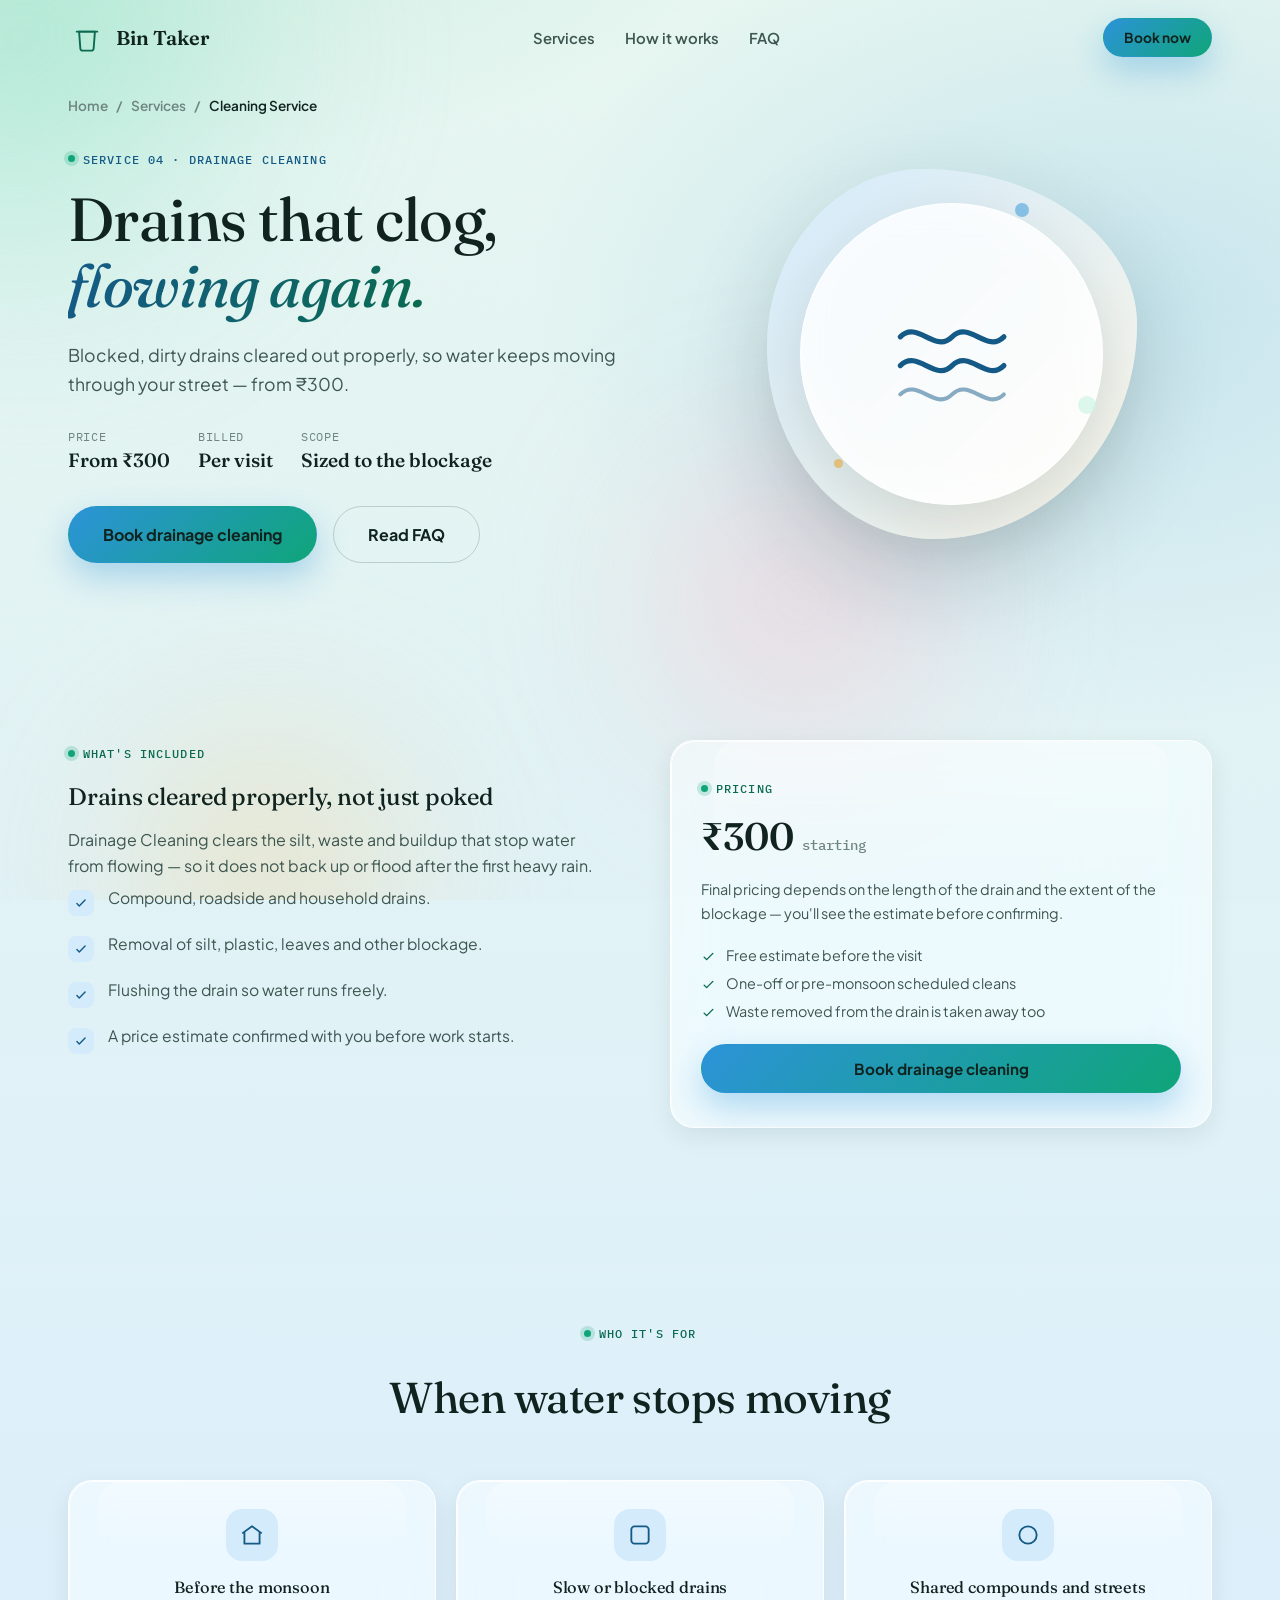
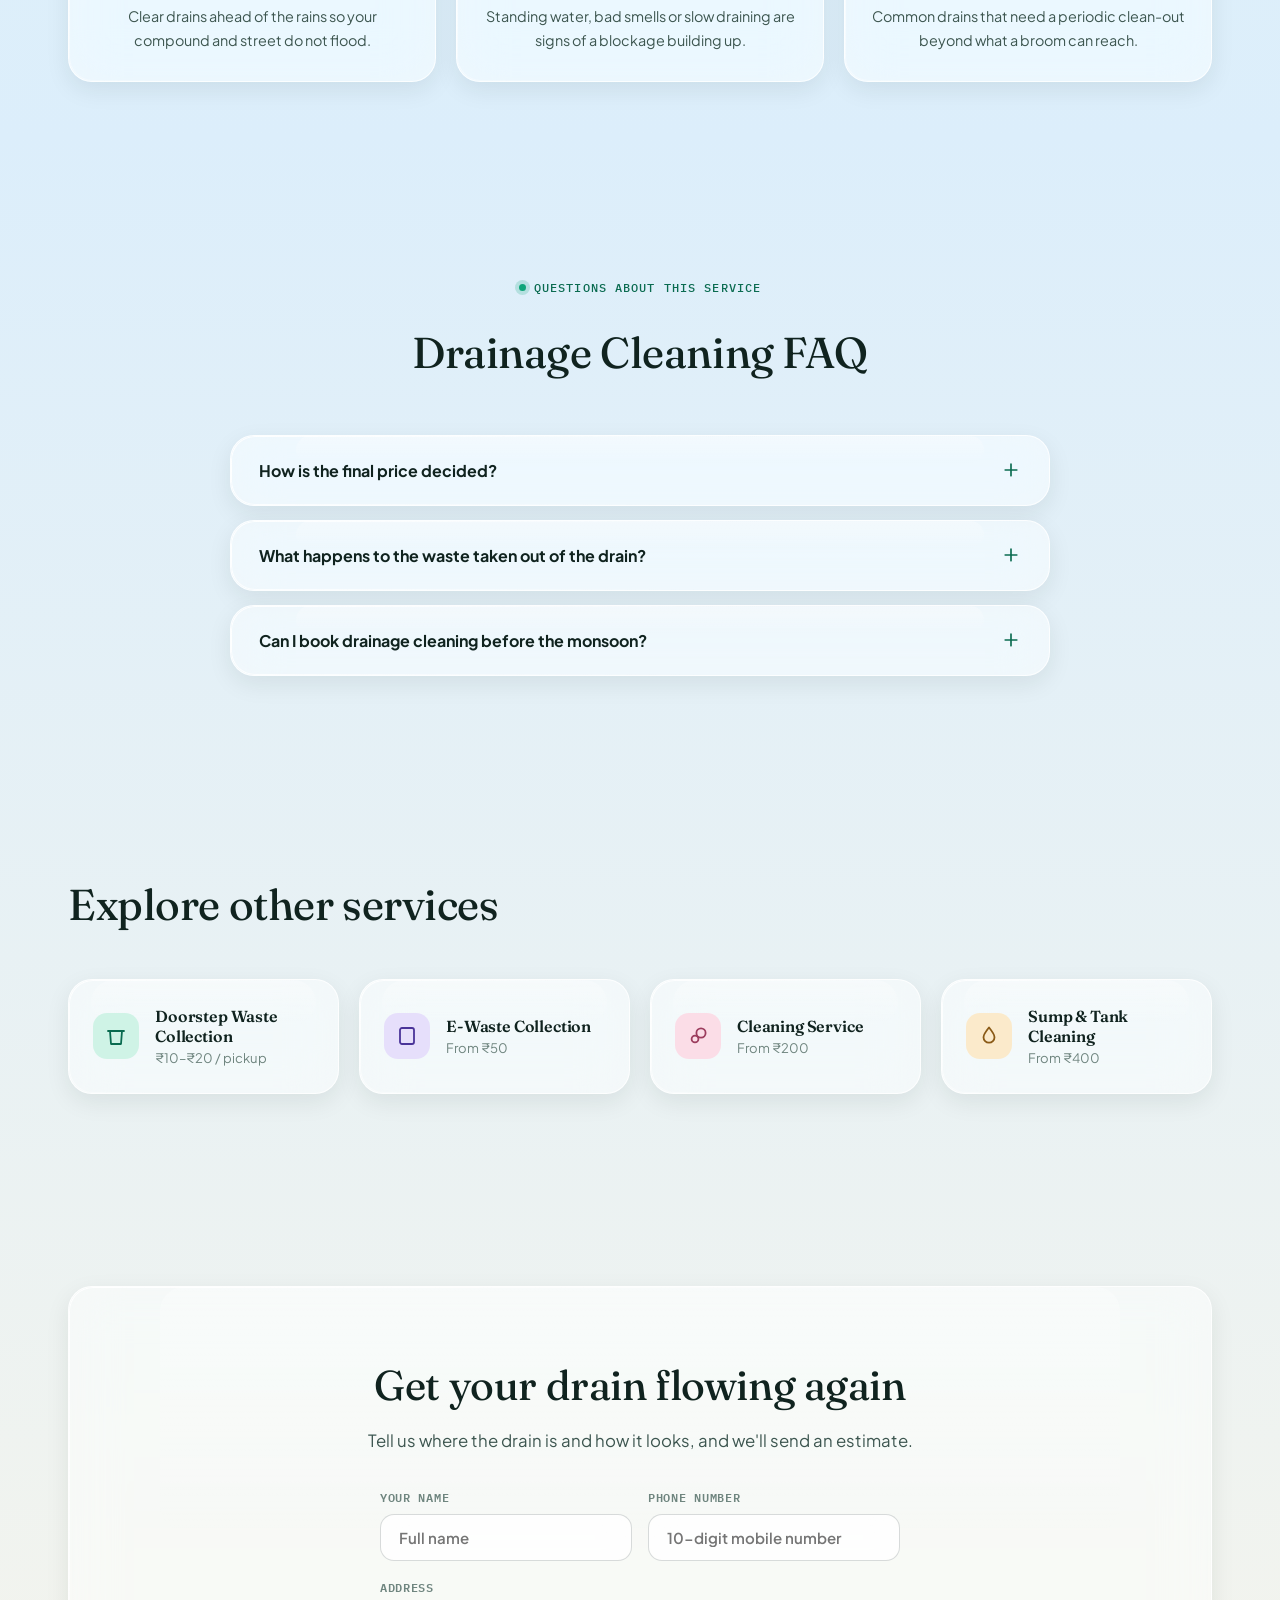
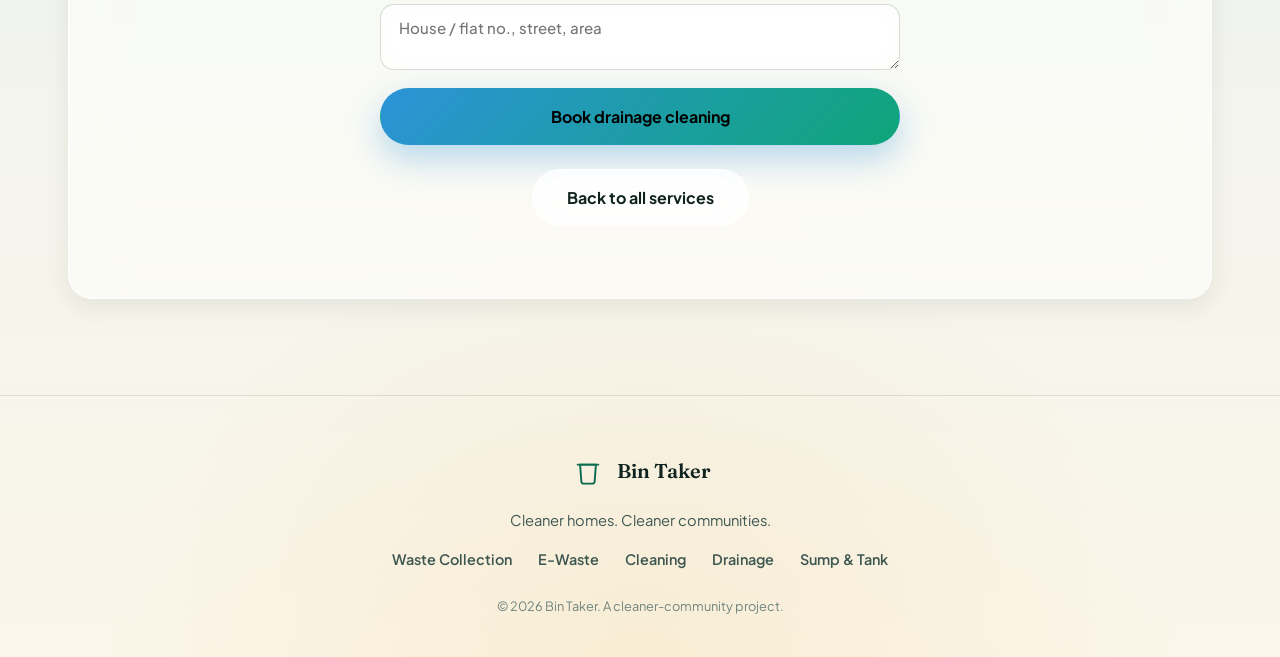
<file: services/drainage.html>
<!DOCTYPE html>
<html lang="en">
<head>
<meta charset="UTF-8">
<meta name="viewport" content="width=device-width, initial-scale=1.0">
<title>Drainage Cleaning — Bin Taker</title>
<meta name="description" content="Blocked, dirty drains cleared out properly, starting from ₹300.">
<link rel="preconnect" href="https://fonts.googleapis.com">
<link rel="preconnect" href="https://fonts.gstatic.com" crossorigin>
<link href="https://fonts.googleapis.com/css2?family=Fraunces:ital,opsz,wght@0,9..144,300;0,9..144,450;0,9..144,600;1,9..144,500&family=Plus+Jakarta+Sans:wght@400;500;600;700;800&family=IBM+Plex+Mono:wght@500;600&display=swap" rel="stylesheet">
<link rel="stylesheet" href="../style.css">
</head>
<body>

<div class="bg-scene" aria-hidden="true">
  <span class="blob blob--rose"></span>
  <span class="blob blob--gold"></span>
  <span class="blob blob--teal"></span>
  <div class="grain"></div>
</div>

<a class="skip-link" href="#main">Skip to content</a>

<header class="nav" id="nav">
  <div class="nav__inner">
    <a href="../index.html" class="brand">
      <span class="brand__mark" aria-hidden="true"><svg viewBox="0 0 48 48" fill="none"><path d="M14 16h20l-1.6 21.2a3 3 0 0 1-3 2.8H18.6a3 3 0 0 1-3-2.8L14 16Z" stroke="currentColor" stroke-width="2.4" stroke-linejoin="round"/><path d="M11 16h26" stroke="currentColor" stroke-width="2.4" stroke-linecap="round"/></svg></span>
      <span class="brand__word">Bin&nbsp;Taker</span>
    </a>
    <nav class="nav__links" aria-label="Primary">
      <a href="../index.html#services">Services</a>
      <a href="../index.html#process">How it works</a>
      <a href="../index.html#faq">FAQ</a>
    </nav>
    <div class="nav__cta"><a href="#book" class="btn btn--azure btn--sm">Book now</a></div>
    <button class="nav__toggle" id="navToggle" aria-label="Open menu" aria-expanded="false" aria-controls="mobileMenu"><span></span><span></span><span></span></button>
  </div>
  <div class="mobile-menu" id="mobileMenu">
    <a href="../index.html#services">Services</a>
    <a href="../index.html#process">How it works</a>
    <a href="../index.html#faq">FAQ</a>
    <div class="mobile-menu__group">
      <a href="waste-collection.html">Doorstep Waste Collection</a>
      <a href="e-waste.html">E-Waste Collection</a>
      <a href="cleaning.html">Cleaning Service</a>
      <a href="drainage.html">Drainage Cleaning</a>
      <a href="sump-tank.html">Sump &amp; Tank Cleaning</a>
    </div>
    <a href="#book" class="btn btn--azure">Book now</a>
  </div>
</header>

<div class="breadcrumb">
  <a href="../index.html">Home</a><span>/</span><a href="../index.html#services">Services</a><span>/</span><span style="color:var(--ink)">Cleaning Service</span>
</div>

<main id="main">

  <section class="svc-hero">
    <div>
      <p class="eyebrow reveal" style="color:var(--azure-deep)">Service 04 · Drainage Cleaning</p>
      <h1 class="svc-hero__title reveal">Drains that clog,<br><em class="gradient-text" style="background:linear-gradient(100deg, var(--azure-deep), var(--teal-deep)); -webkit-background-clip:text; background-clip:text;">flowing again.</em></h1>
      <p class="svc-hero__sub reveal">Blocked, dirty drains cleared out properly, so water keeps moving through your street — from ₹300.</p>

      <div class="svc-hero__meta reveal">
        <div><span>Price</span><strong>From ₹300</strong></div>
        <div><span>Billed</span><strong>Per visit</strong></div>
        <div><span>Scope</span><strong>Sized to the blockage</strong></div>
      </div>

      <div class="svc-hero__actions reveal">
        <a href="#book" class="btn btn--azure btn--lg">Book drainage cleaning</a>
        <a href="#faq" class="btn btn--outline btn--lg">Read FAQ</a>
      </div>
    </div>

    <div class="svc-illus reveal">
      <div class="svc-illus__blob" style="background: linear-gradient(135deg, var(--azure-tint), var(--sand));"></div>
      <div class="svc-illus__glass" style="color:var(--azure-deep)">
        <svg viewBox="0 0 48 48" fill="none"><path d="M6 18c6-6 12 6 18 0s12 6 18 0" stroke="currentColor" stroke-width="1.8" stroke-linecap="round"/><path d="M6 28c6-6 12 6 18 0s12 6 18 0" stroke="currentColor" stroke-width="1.8" stroke-linecap="round"/><path d="M6 38c6-6 12 6 18 0s12 6 18 0" stroke="currentColor" stroke-width="1.4" stroke-linecap="round" opacity=".5"/></svg>
      </div>
      <span class="svc-illus__particle" style="width:14px;height:14px;top:14%;left:65%;background:var(--azure);opacity:.5;animation:twinkle 3s ease-in-out infinite;"></span>
      <span class="svc-illus__particle" style="width:9px;height:9px;top:75%;left:22%;background:var(--gold);opacity:.6;animation:twinkle 3.6s ease-in-out infinite;"></span>
      <span class="svc-illus__particle" style="width:18px;height:18px;top:60%;left:80%;background:var(--teal-tint);opacity:.7;"></span>
    </div>
  </section>

  <!-- WHAT'S INCLUDED -->
  <section>
    <div class="svc-section-grid">
      <div class="reveal">
        <p class="eyebrow">What's included</p>
        <h2>Drains cleared properly, not just poked</h2>
        <p style="margin-top:16px;">Drainage Cleaning clears the silt, waste and buildup that stop water from flowing — so it does not back up or flood after the first heavy rain.</p>
        <ul class="svc-list">
          <li><span class="svc-list__icon" style="background:var(--azure-tint); color:var(--azure-deep);"><svg viewBox="0 0 24 24" fill="none"><path d="M5 13l4 4L19 7" stroke="currentColor" stroke-width="2.4" stroke-linecap="round" stroke-linejoin="round"/></svg></span>Compound, roadside and household drains.</li>
          <li><span class="svc-list__icon" style="background:var(--azure-tint); color:var(--azure-deep);"><svg viewBox="0 0 24 24" fill="none"><path d="M5 13l4 4L19 7" stroke="currentColor" stroke-width="2.4" stroke-linecap="round" stroke-linejoin="round"/></svg></span>Removal of silt, plastic, leaves and other blockage.</li>
          <li><span class="svc-list__icon" style="background:var(--azure-tint); color:var(--azure-deep);"><svg viewBox="0 0 24 24" fill="none"><path d="M5 13l4 4L19 7" stroke="currentColor" stroke-width="2.4" stroke-linecap="round" stroke-linejoin="round"/></svg></span>Flushing the drain so water runs freely.</li>
          <li><span class="svc-list__icon" style="background:var(--azure-tint); color:var(--azure-deep);"><svg viewBox="0 0 24 24" fill="none"><path d="M5 13l4 4L19 7" stroke="currentColor" stroke-width="2.4" stroke-linecap="round" stroke-linejoin="round"/></svg></span>A price estimate confirmed with you before work starts.</li>
        </ul>
      </div>

      <div class="svc-pricing reveal">
        <div class="glass-card price-panel tilt">
          <p class="eyebrow" style="margin-bottom:6px;">Pricing</p>
          <p class="price-panel__amount">₹300 <span>starting</span></p>
          <p class="price-panel__note">Final pricing depends on the length of the drain and the extent of the blockage — you'll see the estimate before confirming.</p>
          <ul>
            <li><svg viewBox="0 0 24 24" fill="none"><path d="M5 13l4 4L19 7" stroke="currentColor" stroke-width="2.2" stroke-linecap="round" stroke-linejoin="round"/></svg>Free estimate before the visit</li>
            <li><svg viewBox="0 0 24 24" fill="none"><path d="M5 13l4 4L19 7" stroke="currentColor" stroke-width="2.2" stroke-linecap="round" stroke-linejoin="round"/></svg>One-off or pre-monsoon scheduled cleans</li>
            <li><svg viewBox="0 0 24 24" fill="none"><path d="M5 13l4 4L19 7" stroke="currentColor" stroke-width="2.2" stroke-linecap="round" stroke-linejoin="round"/></svg>Waste removed from the drain is taken away too</li>
          </ul>
          <a href="#book" class="btn btn--azure btn--block" style="margin-top:24px;">Book drainage cleaning</a>
        </div>
      </div>
    </div>
  </section>

  <!-- WHO IT'S FOR -->
  <section>
    <div class="section-head">
      <p class="eyebrow reveal">Who it's for</p>
      <h2 class="reveal">When water stops moving</h2>
    </div>
    <div class="svc-who">
      <div class="glass-card who-card tilt reveal">
        <div class="who-card__icon" style="background:var(--azure-tint); color:var(--azure-deep);"><svg viewBox="0 0 24 24" fill="none"><path d="M3 10.5 12 4l9 6.5M5 9.5V20h14V9.5" stroke="currentColor" stroke-width="1.7" stroke-linejoin="round"/></svg></div>
        <h4>Before the monsoon</h4>
        <p>Clear drains ahead of the rains so your compound and street do not flood.</p>
      </div>
      <div class="glass-card who-card tilt reveal">
        <div class="who-card__icon" style="background:var(--azure-tint); color:var(--azure-deep);"><svg viewBox="0 0 24 24" fill="none"><rect x="4" y="4" width="16" height="16" rx="3" stroke="currentColor" stroke-width="1.7"/></svg></div>
        <h4>Slow or blocked drains</h4>
        <p>Standing water, bad smells or slow draining are signs of a blockage building up.</p>
      </div>
      <div class="glass-card who-card tilt reveal">
        <div class="who-card__icon" style="background:var(--azure-tint); color:var(--azure-deep);"><svg viewBox="0 0 24 24" fill="none"><circle cx="12" cy="12" r="8" stroke="currentColor" stroke-width="1.7"/></svg></div>
        <h4>Shared compounds and streets</h4>
        <p>Common drains that need a periodic clean-out beyond what a broom can reach.</p>
      </div>
    </div>
  </section>

  <!-- FAQ -->
  <section id="faq">
    <div class="section-head">
      <p class="eyebrow reveal">Questions about this service</p>
      <h2 class="reveal">Drainage Cleaning FAQ</h2>
    </div>
    <div class="faq">
      <div class="glass-card faq-item reveal">
        <button class="faq-item__q" aria-expanded="false">How is the final price decided?<svg viewBox="0 0 24 24" fill="none"><path d="M12 5v14M5 12h14" stroke="currentColor" stroke-width="2" stroke-linecap="round"/></svg></button>
        <div class="faq-item__a"><div class="faq-item__a-inner"><p>Pricing starts at ₹300 and depends on the length of the drain and how badly it is blocked. You will get an estimate to approve before any work begins.</p></div></div>
      </div>
      <div class="glass-card faq-item reveal">
        <button class="faq-item__q" aria-expanded="false">What happens to the waste taken out of the drain?<svg viewBox="0 0 24 24" fill="none"><path d="M12 5v14M5 12h14" stroke="currentColor" stroke-width="2" stroke-linecap="round"/></svg></button>
        <div class="faq-item__a"><div class="faq-item__a-inner"><p>It is collected and taken away during the visit, so nothing is left behind on your street or compound.</p></div></div>
      </div>
      <div class="glass-card faq-item reveal">
        <button class="faq-item__q" aria-expanded="false">Can I book drainage cleaning before the monsoon?<svg viewBox="0 0 24 24" fill="none"><path d="M12 5v14M5 12h14" stroke="currentColor" stroke-width="2" stroke-linecap="round"/></svg></button>
        <div class="faq-item__a"><div class="faq-item__a-inner"><p>Yes — you can book a one-off clean ahead of the rains, or schedule regular cleans for drains that block often.</p></div></div>
      </div>
    </div>
  </section>

  <!-- RELATED -->
  <section>
    <div class="section-head align-left"><h2 class="reveal">Explore other services</h2></div>
    <div class="related__grid">
      <a class="glass-card related-card tilt reveal" href="waste-collection.html">
        <div class="related-card__icon" style="background:var(--teal-tint); color:var(--teal-deep);"><svg viewBox="0 0 24 24" fill="none"><path d="M4 7h16M6 7l1 13h10l1-13" stroke="currentColor" stroke-width="1.8" stroke-linecap="round" stroke-linejoin="round"/></svg></div>
        <div><h4>Doorstep Waste Collection</h4><span>₹10–₹20 / pickup</span></div>
      </a>
      <a class="glass-card related-card tilt reveal" href="e-waste.html">
        <div class="related-card__icon" style="background:var(--violet-tint); color:var(--violet-deep);"><svg viewBox="0 0 24 24" fill="none"><rect x="5" y="4" width="14" height="16" rx="2" stroke="currentColor" stroke-width="1.8"/></svg></div>
        <div><h4>E-Waste Collection</h4><span>From ₹50</span></div>
      </a>
      <a class="glass-card related-card tilt reveal" href="cleaning.html">
        <div class="related-card__icon" style="background:var(--rose-tint); color:var(--rose-deep);"><svg viewBox="0 0 24 24" fill="none"><circle cx="9" cy="15" r="3.4" stroke="currentColor" stroke-width="1.8"/><circle cx="15" cy="9" r="4.6" stroke="currentColor" stroke-width="1.8"/></svg></div>
        <div><h4>Cleaning Service</h4><span>From ₹200</span></div>
      </a>
      <a class="glass-card related-card tilt reveal" href="sump-tank.html">
        <div class="related-card__icon" style="background:var(--gold-tint); color:var(--gold-deep);"><svg viewBox="0 0 24 24" fill="none"><path d="M12 3.5c3.2 4 5.5 6.8 5.5 9.7a5.5 5.5 0 0 1-11 0c0-2.9 2.3-5.7 5.5-9.7Z" stroke="currentColor" stroke-width="1.8" stroke-linejoin="round"/></svg></div>
        <div><h4>Sump &amp; Tank Cleaning</h4><span>From ₹400</span></div>
      </a>
    </div>
  </section>

  <section class="cta" id="book">
    <div class="glass-card cta__panel reveal">
      <h2>Get your drain flowing again</h2>
      <p>Tell us where the drain is and how it looks, and we'll send an estimate.</p>
      <form class="book-form" id="bookForm" novalidate>
        <div class="book-form__grid">
          <div class="book-form__field">
            <label for="bookName">Your name</label>
            <input type="text" id="bookName" name="name" placeholder="Full name" required autocomplete="name">
          </div>
          <div class="book-form__field">
            <label for="bookPhone">Phone number</label>
            <input type="tel" id="bookPhone" name="phone" placeholder="10-digit mobile number" required pattern="[0-9]{10}" inputmode="numeric" autocomplete="tel">
          </div>
          <div class="book-form__field book-form__field--full">
            <label for="bookAddress">Address</label>
            <textarea id="bookAddress" name="address" rows="2" placeholder="House / flat no., street, area" required autocomplete="street-address"></textarea>
          </div>
        </div>
        <button type="submit" class="btn btn--azure btn--lg btn--block">Book drainage cleaning</button>
        <p class="book-form__error" id="bookFormError" role="alert" hidden>Please add your name, a 10-digit phone number, and your address.</p>
      </form>
      <div class="book-success" id="bookSuccess" hidden>
        <svg viewBox="0 0 24 24" fill="none" aria-hidden="true"><circle cx="12" cy="12" r="10" stroke="currentColor" stroke-width="1.6"/><path d="M8 12.5l2.5 2.5L16 9.5" stroke="currentColor" stroke-width="1.8" stroke-linecap="round" stroke-linejoin="round"/></svg>
        <h3>Thanks, <span id="bookSuccessName"></span>!</h3>
        <p>We've noted your Drainage Cleaning request. Our team will call <span id="bookSuccessPhone"></span> shortly to confirm the estimate and time.</p>
      </div>
      <div class="cta__actions" style="margin-top:24px;">
        <a href="../index.html#services" class="btn btn--ghost btn--lg">Back to all services</a>
      </div>
    </div>
  </section>

</main>

<footer class="footer">
  <div class="footer__inner">
    <a href="../index.html" class="brand brand--footer">
      <span class="brand__mark" aria-hidden="true"><svg viewBox="0 0 48 48" fill="none"><path d="M14 16h20l-1.6 21.2a3 3 0 0 1-3 2.8H18.6a3 3 0 0 1-3-2.8L14 16Z" stroke="currentColor" stroke-width="2.4" stroke-linejoin="round"/><path d="M11 16h26" stroke="currentColor" stroke-width="2.4" stroke-linecap="round"/></svg></span>
      <span class="brand__word">Bin&nbsp;Taker</span>
    </a>
    <p class="footer__tag">Cleaner homes. Cleaner communities.</p>
    <nav class="footer__links" aria-label="Footer">
      <a href="waste-collection.html">Waste Collection</a>
      <a href="e-waste.html">E-Waste</a>
      <a href="cleaning.html">Cleaning</a>
      <a href="drainage.html">Drainage</a>
      <a href="sump-tank.html">Sump &amp; Tank</a>
    </nav>
    <p class="footer__legal">© <span id="year"></span> Bin Taker. A cleaner-community project.</p>
  </div>
</footer>

<script src="../script.js"></script>
</body>
</html>
</file>
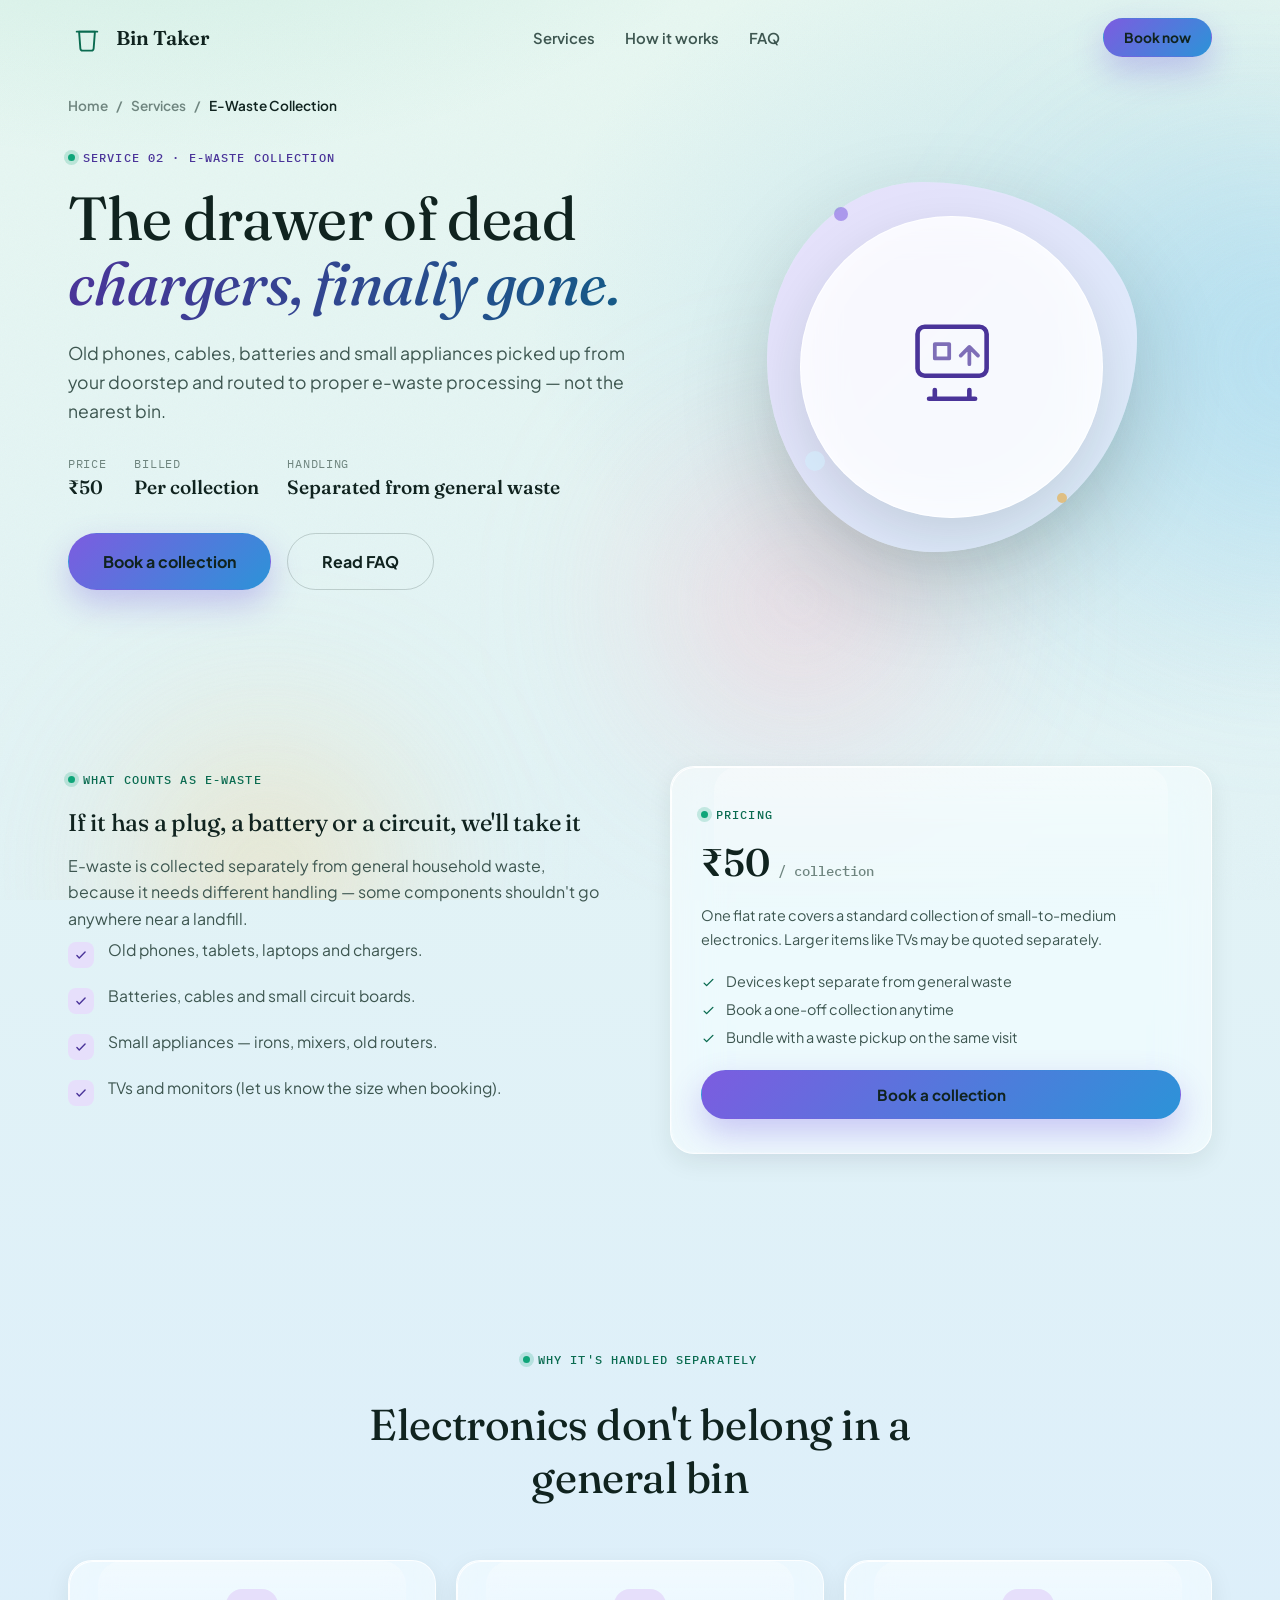
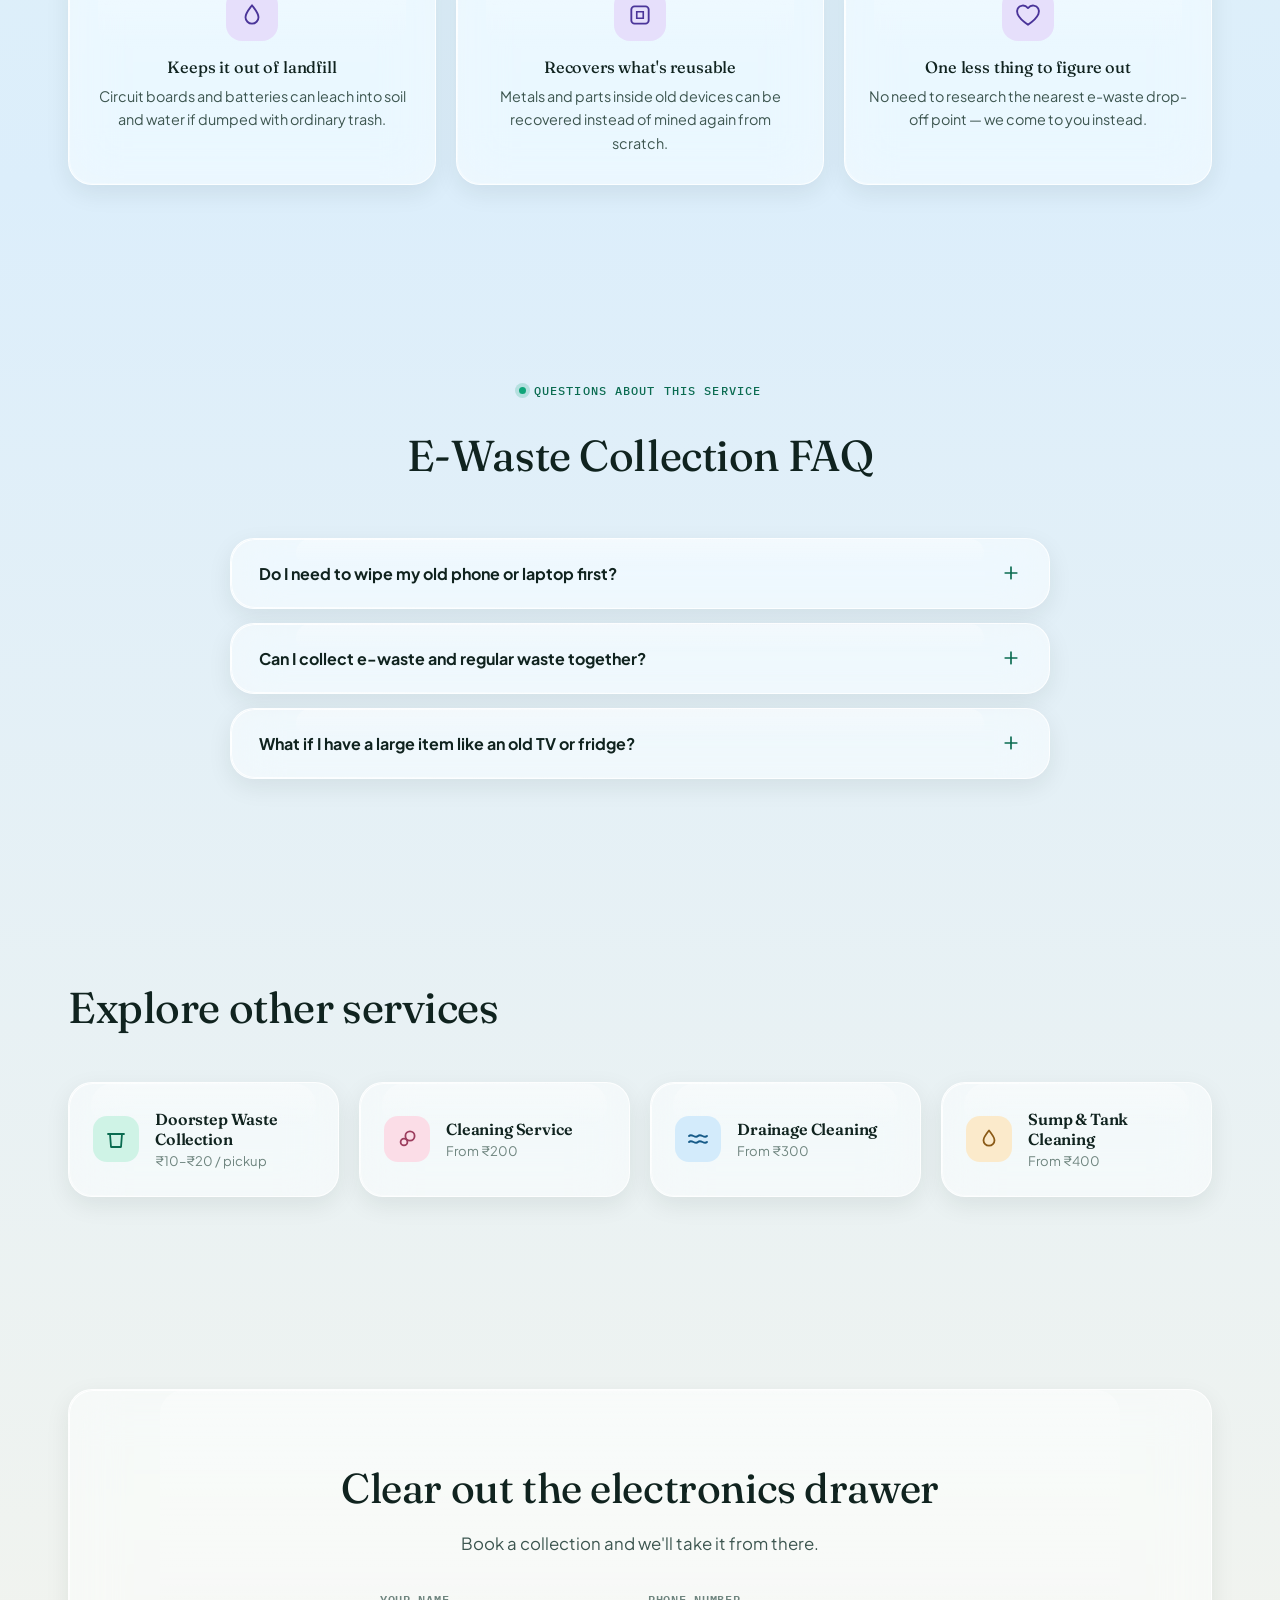
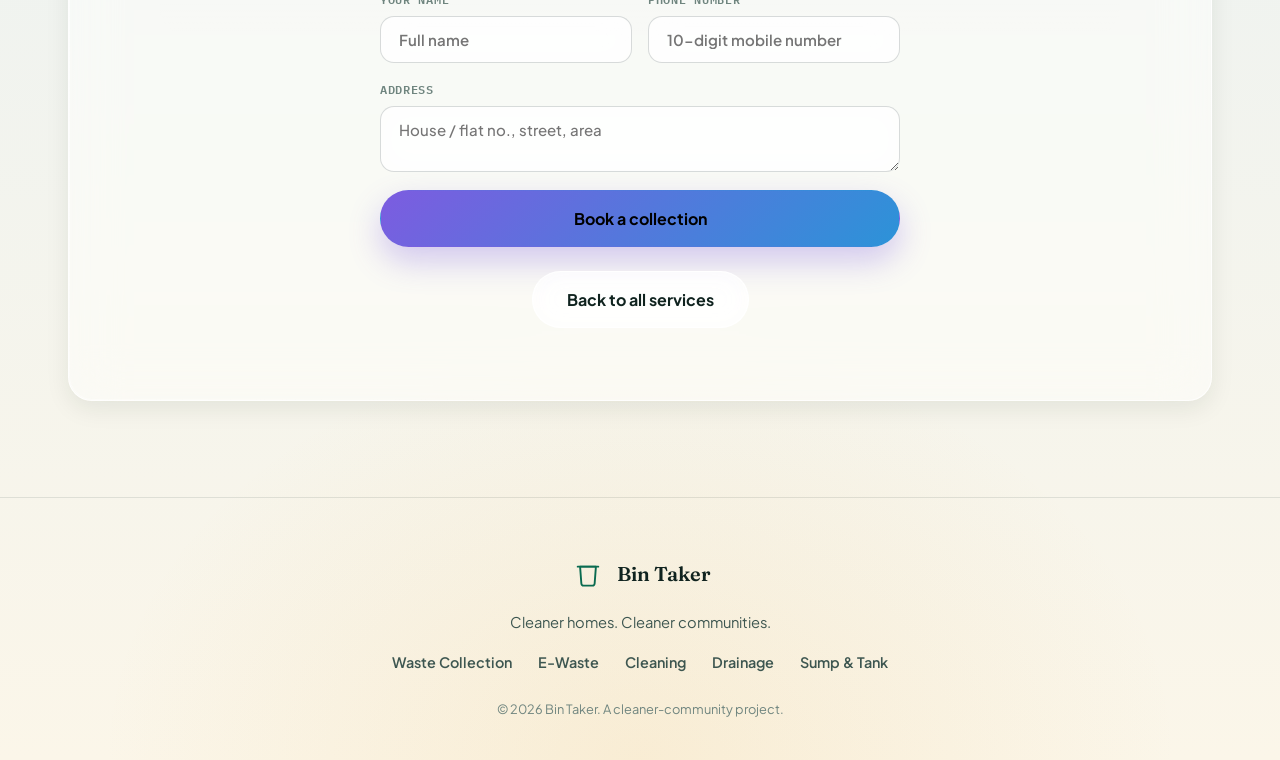
<file: services/e-waste.html>
<!DOCTYPE html>
<html lang="en">
<head>
<meta charset="UTF-8">
<meta name="viewport" content="width=device-width, initial-scale=1.0">
<title>E-Waste Collection — Bin Taker</title>
<meta name="description" content="Old electronics collected from your doorstep and diverted responsibly, from ₹50 a collection.">
<link rel="preconnect" href="https://fonts.googleapis.com">
<link rel="preconnect" href="https://fonts.gstatic.com" crossorigin>
<link href="https://fonts.googleapis.com/css2?family=Fraunces:ital,opsz,wght@0,9..144,300;0,9..144,450;0,9..144,600;1,9..144,500&family=Plus+Jakarta+Sans:wght@400;500;600;700;800&family=IBM+Plex+Mono:wght@500;600&display=swap" rel="stylesheet">
<link rel="stylesheet" href="../style.css">
</head>
<body>

<div class="bg-scene" aria-hidden="true">
  <span class="blob blob--azure"></span>
  <span class="blob blob--rose"></span>
  <span class="blob blob--gold"></span>
  <div class="grain"></div>
</div>

<a class="skip-link" href="#main">Skip to content</a>

<header class="nav" id="nav">
  <div class="nav__inner">
    <a href="../index.html" class="brand">
      <span class="brand__mark" aria-hidden="true"><svg viewBox="0 0 48 48" fill="none"><path d="M14 16h20l-1.6 21.2a3 3 0 0 1-3 2.8H18.6a3 3 0 0 1-3-2.8L14 16Z" stroke="currentColor" stroke-width="2.4" stroke-linejoin="round"/><path d="M11 16h26" stroke="currentColor" stroke-width="2.4" stroke-linecap="round"/></svg></span>
      <span class="brand__word">Bin&nbsp;Taker</span>
    </a>
    <nav class="nav__links" aria-label="Primary">
      <a href="../index.html#services">Services</a>
      <a href="../index.html#process">How it works</a>
      <a href="../index.html#faq">FAQ</a>
    </nav>
    <div class="nav__cta"><a href="#book" class="btn btn--violet btn--sm">Book now</a></div>
    <button class="nav__toggle" id="navToggle" aria-label="Open menu" aria-expanded="false" aria-controls="mobileMenu"><span></span><span></span><span></span></button>
  </div>
  <div class="mobile-menu" id="mobileMenu">
    <a href="../index.html#services">Services</a>
    <a href="../index.html#process">How it works</a>
    <a href="../index.html#faq">FAQ</a>
    <div class="mobile-menu__group">
      <a href="waste-collection.html">Doorstep Waste Collection</a>
      <a href="e-waste.html">E-Waste Collection</a>
      <a href="cleaning.html">Cleaning Service</a>
      <a href="drainage.html">Drainage Cleaning</a>
      <a href="sump-tank.html">Sump &amp; Tank Cleaning</a>
    </div>
    <a href="#book" class="btn btn--violet">Book now</a>
  </div>
</header>

<div class="breadcrumb">
  <a href="../index.html">Home</a><span>/</span><a href="../index.html#services">Services</a><span>/</span><span style="color:var(--ink)">E-Waste Collection</span>
</div>

<main id="main">

  <section class="svc-hero">
    <div>
      <p class="eyebrow reveal" style="color:var(--violet-deep)">Service 02 · E-Waste Collection</p>
      <h1 class="svc-hero__title reveal">The drawer of dead<br><em class="gradient-text" style="background:linear-gradient(100deg, var(--violet-deep), var(--azure-deep)); -webkit-background-clip:text; background-clip:text;">chargers, finally gone.</em></h1>
      <p class="svc-hero__sub reveal">Old phones, cables, batteries and small appliances picked up from your doorstep and routed to proper e-waste processing — not the nearest bin.</p>

      <div class="svc-hero__meta reveal">
        <div><span>Price</span><strong>₹50</strong></div>
        <div><span>Billed</span><strong>Per collection</strong></div>
        <div><span>Handling</span><strong>Separated from general waste</strong></div>
      </div>

      <div class="svc-hero__actions reveal">
        <a href="#book" class="btn btn--violet btn--lg">Book a collection</a>
        <a href="#faq" class="btn btn--outline btn--lg">Read FAQ</a>
      </div>
    </div>

    <div class="svc-illus reveal">
      <div class="svc-illus__blob" style="background: linear-gradient(135deg, var(--violet-tint), var(--sky));"></div>
      <div class="svc-illus__glass" style="color:var(--violet-deep)">
        <svg viewBox="0 0 48 48" fill="none"><rect x="12" y="10" width="24" height="17" rx="2.5" stroke="currentColor" stroke-width="1.6"/><path d="M18 32v3M30 32v3M16 35h16" stroke="currentColor" stroke-width="1.6" stroke-linecap="round"/><path d="M18 16h5v5h-5zM27 20l3-3 3 3M30 17v6" stroke="currentColor" stroke-width="1.3" stroke-linecap="round" stroke-linejoin="round" opacity=".7"/></svg>
      </div>
      <span class="svc-illus__particle" style="width:14px;height:14px;top:12%;left:22%;background:var(--violet);opacity:.55;"></span>
      <span class="svc-illus__particle" style="width:10px;height:10px;top:80%;left:75%;background:var(--gold);opacity:.6;"></span>
      <span class="svc-illus__particle" style="width:20px;height:20px;top:70%;left:15%;background:var(--azure-tint);opacity:.7;"></span>
    </div>
  </section>

  <!-- WHAT COUNTS -->
  <section>
    <div class="svc-section-grid">
      <div class="reveal">
        <p class="eyebrow">What counts as e-waste</p>
        <h2>If it has a plug, a battery or a circuit, we'll take it</h2>
        <p style="margin-top:16px;">E-waste is collected separately from general household waste, because it needs different handling — some components shouldn't go anywhere near a landfill.</p>
        <ul class="svc-list">
          <li><span class="svc-list__icon" style="background:var(--violet-tint); color:var(--violet-deep);"><svg viewBox="0 0 24 24" fill="none"><path d="M5 13l4 4L19 7" stroke="currentColor" stroke-width="2.4" stroke-linecap="round" stroke-linejoin="round"/></svg></span>Old phones, tablets, laptops and chargers.</li>
          <li><span class="svc-list__icon" style="background:var(--violet-tint); color:var(--violet-deep);"><svg viewBox="0 0 24 24" fill="none"><path d="M5 13l4 4L19 7" stroke="currentColor" stroke-width="2.4" stroke-linecap="round" stroke-linejoin="round"/></svg></span>Batteries, cables and small circuit boards.</li>
          <li><span class="svc-list__icon" style="background:var(--violet-tint); color:var(--violet-deep);"><svg viewBox="0 0 24 24" fill="none"><path d="M5 13l4 4L19 7" stroke="currentColor" stroke-width="2.4" stroke-linecap="round" stroke-linejoin="round"/></svg></span>Small appliances — irons, mixers, old routers.</li>
          <li><span class="svc-list__icon" style="background:var(--violet-tint); color:var(--violet-deep);"><svg viewBox="0 0 24 24" fill="none"><path d="M5 13l4 4L19 7" stroke="currentColor" stroke-width="2.4" stroke-linecap="round" stroke-linejoin="round"/></svg></span>TVs and monitors (let us know the size when booking).</li>
        </ul>
      </div>

      <div class="svc-pricing reveal">
        <div class="glass-card price-panel tilt">
          <p class="eyebrow" style="margin-bottom:6px;">Pricing</p>
          <p class="price-panel__amount">₹50 <span>/ collection</span></p>
          <p class="price-panel__note">One flat rate covers a standard collection of small-to-medium electronics. Larger items like TVs may be quoted separately.</p>
          <ul>
            <li><svg viewBox="0 0 24 24" fill="none"><path d="M5 13l4 4L19 7" stroke="currentColor" stroke-width="2.2" stroke-linecap="round" stroke-linejoin="round"/></svg>Devices kept separate from general waste</li>
            <li><svg viewBox="0 0 24 24" fill="none"><path d="M5 13l4 4L19 7" stroke="currentColor" stroke-width="2.2" stroke-linecap="round" stroke-linejoin="round"/></svg>Book a one-off collection anytime</li>
            <li><svg viewBox="0 0 24 24" fill="none"><path d="M5 13l4 4L19 7" stroke="currentColor" stroke-width="2.2" stroke-linecap="round" stroke-linejoin="round"/></svg>Bundle with a waste pickup on the same visit</li>
          </ul>
          <a href="#book" class="btn btn--violet btn--block" style="margin-top:24px;">Book a collection</a>
        </div>
      </div>
    </div>
  </section>

  <!-- WHY IT MATTERS -->
  <section>
    <div class="section-head">
      <p class="eyebrow reveal">Why it's handled separately</p>
      <h2 class="reveal">Electronics don't belong in a general bin</h2>
    </div>
    <div class="svc-who">
      <div class="glass-card who-card tilt reveal">
        <div class="who-card__icon" style="background:var(--violet-tint); color:var(--violet-deep);"><svg viewBox="0 0 24 24" fill="none"><path d="M12 3c3 4 6 7.4 6 11a6 6 0 1 1-12 0c0-3.6 3-7 6-11Z" stroke="currentColor" stroke-width="1.7" stroke-linejoin="round"/></svg></div>
        <h4>Keeps it out of landfill</h4>
        <p>Circuit boards and batteries can leach into soil and water if dumped with ordinary trash.</p>
      </div>
      <div class="glass-card who-card tilt reveal">
        <div class="who-card__icon" style="background:var(--violet-tint); color:var(--violet-deep);"><svg viewBox="0 0 24 24" fill="none"><rect x="4" y="4" width="16" height="16" rx="3" stroke="currentColor" stroke-width="1.7"/><path d="M9 9h6v6H9z" stroke="currentColor" stroke-width="1.5"/></svg></div>
        <h4>Recovers what's reusable</h4>
        <p>Metals and parts inside old devices can be recovered instead of mined again from scratch.</p>
      </div>
      <div class="glass-card who-card tilt reveal">
        <div class="who-card__icon" style="background:var(--violet-tint); color:var(--violet-deep);"><svg viewBox="0 0 24 24" fill="none"><path d="M12 21s-7.5-4.9-9.6-9.7C.8 7.3 3 3.8 6.6 3.3c2-.3 3.9.6 5.4 2.3 1.5-1.7 3.4-2.6 5.4-2.3 3.6.5 5.8 4 4.2 8-2.1 4.8-9.6 9.7-9.6 9.7Z" stroke="currentColor" stroke-width="1.7" stroke-linejoin="round"/></svg></div>
        <h4>One less thing to figure out</h4>
        <p>No need to research the nearest e-waste drop-off point — we come to you instead.</p>
      </div>
    </div>
  </section>

  <!-- FAQ -->
  <section id="faq">
    <div class="section-head">
      <p class="eyebrow reveal">Questions about this service</p>
      <h2 class="reveal">E-Waste Collection FAQ</h2>
    </div>
    <div class="faq">
      <div class="glass-card faq-item reveal">
        <button class="faq-item__q" aria-expanded="false">Do I need to wipe my old phone or laptop first?<svg viewBox="0 0 24 24" fill="none"><path d="M12 5v14M5 12h14" stroke="currentColor" stroke-width="2" stroke-linecap="round"/></svg></button>
        <div class="faq-item__a"><div class="faq-item__a-inner"><p>Yes — we'd recommend backing up and factory-resetting any device with personal data before handing it over, the same as you would before selling or recycling it anywhere else.</p></div></div>
      </div>
      <div class="glass-card faq-item reveal">
        <button class="faq-item__q" aria-expanded="false">Can I collect e-waste and regular waste together?<svg viewBox="0 0 24 24" fill="none"><path d="M12 5v14M5 12h14" stroke="currentColor" stroke-width="2" stroke-linecap="round"/></svg></button>
        <div class="faq-item__a"><div class="faq-item__a-inner"><p>You can book both for the same visit — just flag both services when scheduling so the team brings separate bags for each.</p></div></div>
      </div>
      <div class="glass-card faq-item reveal">
        <button class="faq-item__q" aria-expanded="false">What if I have a large item like an old TV or fridge?<svg viewBox="0 0 24 24" fill="none"><path d="M12 5v14M5 12h14" stroke="currentColor" stroke-width="2" stroke-linecap="round"/></svg></button>
        <div class="faq-item__a"><div class="faq-item__a-inner"><p>Mention the item and its approximate size when booking — larger appliances are quoted individually rather than the flat ₹50 rate.</p></div></div>
      </div>
    </div>
  </section>

  <!-- RELATED -->
  <section>
    <div class="section-head align-left"><h2 class="reveal">Explore other services</h2></div>
    <div class="related__grid">
      <a class="glass-card related-card tilt reveal" href="waste-collection.html">
        <div class="related-card__icon" style="background:var(--teal-tint); color:var(--teal-deep);"><svg viewBox="0 0 24 24" fill="none"><path d="M4 7h16M6 7l1 13h10l1-13" stroke="currentColor" stroke-width="1.8" stroke-linecap="round" stroke-linejoin="round"/></svg></div>
        <div><h4>Doorstep Waste Collection</h4><span>₹10–₹20 / pickup</span></div>
      </a>
      <a class="glass-card related-card tilt reveal" href="cleaning.html">
        <div class="related-card__icon" style="background:var(--rose-tint); color:var(--rose-deep);"><svg viewBox="0 0 24 24" fill="none"><circle cx="9" cy="15" r="3.4" stroke="currentColor" stroke-width="1.8"/><circle cx="15" cy="9" r="4.6" stroke="currentColor" stroke-width="1.8"/></svg></div>
        <div><h4>Cleaning Service</h4><span>From ₹200</span></div>
      </a>
      <a class="glass-card related-card tilt reveal" href="drainage.html">
        <div class="related-card__icon" style="background:var(--azure-tint); color:var(--azure-deep);"><svg viewBox="0 0 24 24" fill="none"><path d="M3 9c3-3 6 3 9 0s6 3 9 0M3 15c3-3 6 3 9 0s6 3 9 0" stroke="currentColor" stroke-width="1.8" stroke-linecap="round"/></svg></div>
        <div><h4>Drainage Cleaning</h4><span>From ₹300</span></div>
      </a>
      <a class="glass-card related-card tilt reveal" href="sump-tank.html">
        <div class="related-card__icon" style="background:var(--gold-tint); color:var(--gold-deep);"><svg viewBox="0 0 24 24" fill="none"><path d="M12 3.5c3.2 4 5.5 6.8 5.5 9.7a5.5 5.5 0 0 1-11 0c0-2.9 2.3-5.7 5.5-9.7Z" stroke="currentColor" stroke-width="1.8" stroke-linejoin="round"/></svg></div>
        <div><h4>Sump &amp; Tank Cleaning</h4><span>From ₹400</span></div>
      </a>
    </div>
  </section>

  <section class="cta" id="book">
    <div class="glass-card cta__panel reveal">
      <h2>Clear out the electronics drawer</h2>
      <p>Book a collection and we'll take it from there.</p>
      <form class="book-form" id="bookForm" novalidate>
        <div class="book-form__grid">
          <div class="book-form__field">
            <label for="bookName">Your name</label>
            <input type="text" id="bookName" name="name" placeholder="Full name" required autocomplete="name">
          </div>
          <div class="book-form__field">
            <label for="bookPhone">Phone number</label>
            <input type="tel" id="bookPhone" name="phone" placeholder="10-digit mobile number" required pattern="[0-9]{10}" inputmode="numeric" autocomplete="tel">
          </div>
          <div class="book-form__field book-form__field--full">
            <label for="bookAddress">Address</label>
            <textarea id="bookAddress" name="address" rows="2" placeholder="House / flat no., street, area" required autocomplete="street-address"></textarea>
          </div>
        </div>
        <button type="submit" class="btn btn--violet btn--lg btn--block">Book a collection</button>
        <p class="book-form__error" id="bookFormError" role="alert" hidden>Please add your name, a 10-digit phone number, and your address.</p>
      </form>
      <div class="book-success" id="bookSuccess" hidden>
        <svg viewBox="0 0 24 24" fill="none" aria-hidden="true"><circle cx="12" cy="12" r="10" stroke="currentColor" stroke-width="1.6"/><path d="M8 12.5l2.5 2.5L16 9.5" stroke="currentColor" stroke-width="1.8" stroke-linecap="round" stroke-linejoin="round"/></svg>
        <h3>Thanks, <span id="bookSuccessName"></span>!</h3>
        <p>We've noted your E-Waste Collection request. Our team will call <span id="bookSuccessPhone"></span> shortly to confirm a pickup time.</p>
      </div>
      <div class="cta__actions" style="margin-top:24px;">
        <a href="../index.html#services" class="btn btn--ghost btn--lg">Back to all services</a>
      </div>
    </div>
  </section>

</main>

<footer class="footer">
  <div class="footer__inner">
    <a href="../index.html" class="brand brand--footer">
      <span class="brand__mark" aria-hidden="true"><svg viewBox="0 0 48 48" fill="none"><path d="M14 16h20l-1.6 21.2a3 3 0 0 1-3 2.8H18.6a3 3 0 0 1-3-2.8L14 16Z" stroke="currentColor" stroke-width="2.4" stroke-linejoin="round"/><path d="M11 16h26" stroke="currentColor" stroke-width="2.4" stroke-linecap="round"/></svg></span>
      <span class="brand__word">Bin&nbsp;Taker</span>
    </a>
    <p class="footer__tag">Cleaner homes. Cleaner communities.</p>
    <nav class="footer__links" aria-label="Footer">
      <a href="waste-collection.html">Waste Collection</a>
      <a href="e-waste.html">E-Waste</a>
      <a href="cleaning.html">Cleaning</a>
      <a href="drainage.html">Drainage</a>
      <a href="sump-tank.html">Sump &amp; Tank</a>
    </nav>
    <p class="footer__legal">© <span id="year"></span> Bin Taker. A cleaner-community project.</p>
  </div>
</footer>

<script src="../script.js"></script>
</body>
</html>
</file>
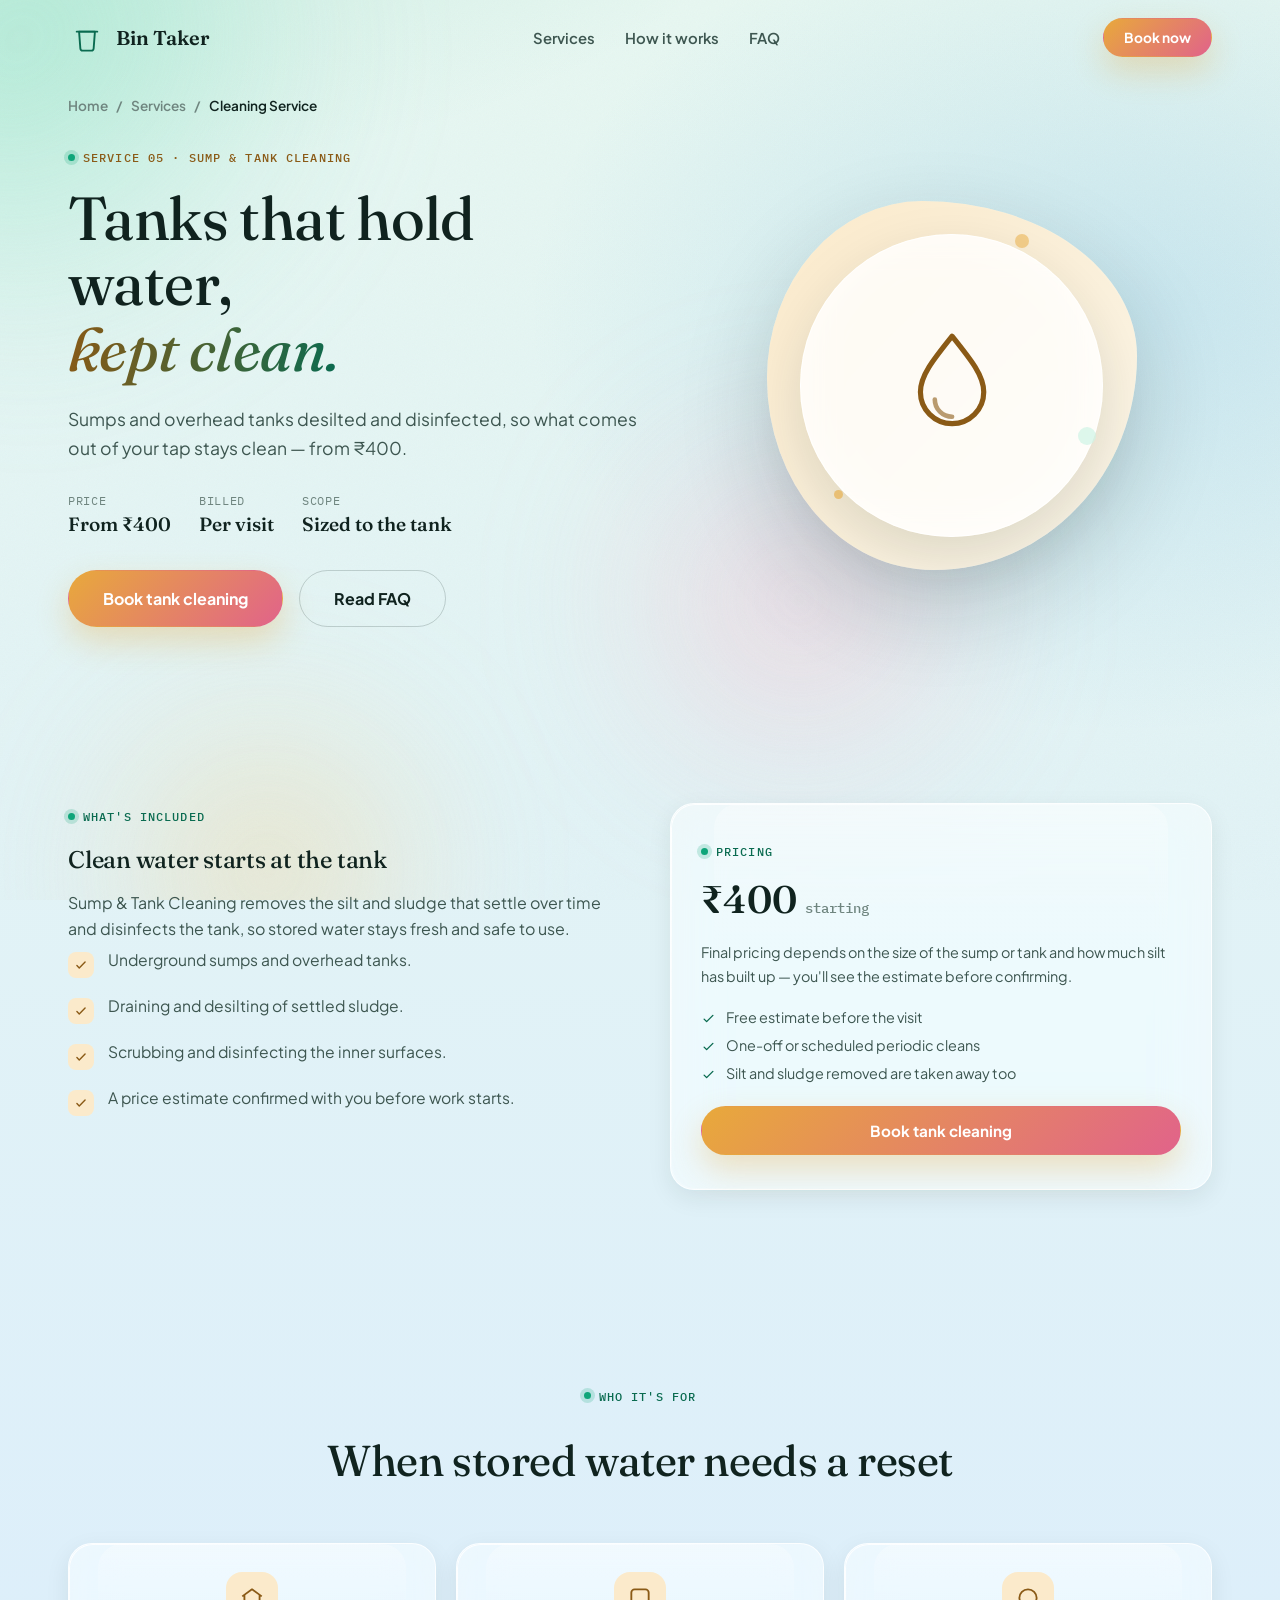
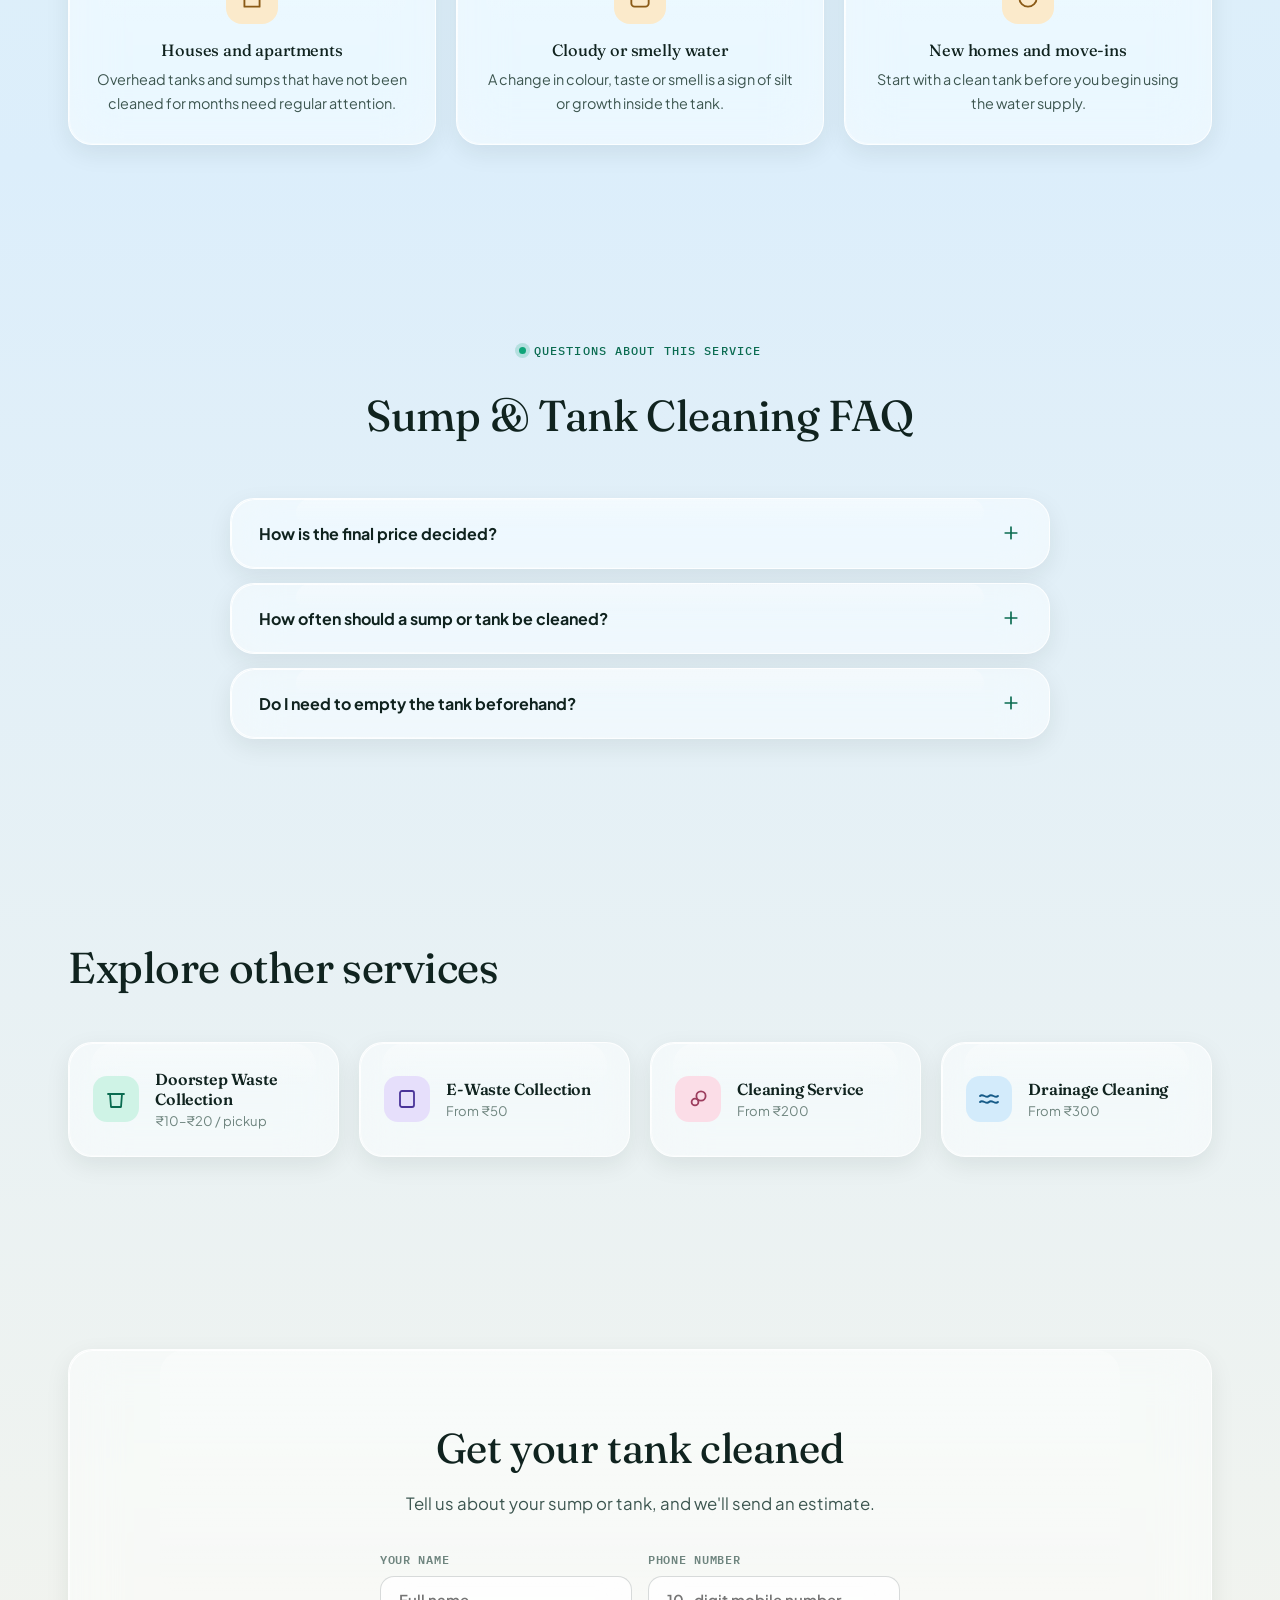
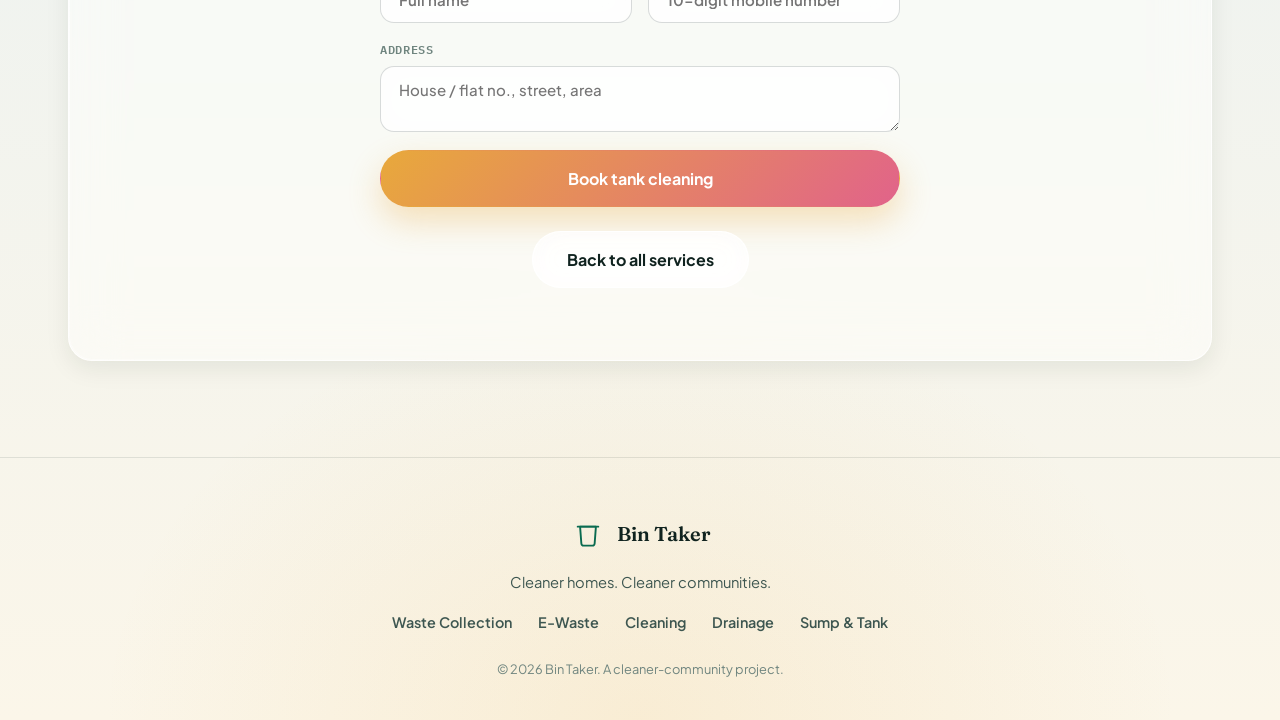
<file: services/sump-tank.html>
<!DOCTYPE html>
<html lang="en">
<head>
<meta charset="UTF-8">
<meta name="viewport" content="width=device-width, initial-scale=1.0">
<title>Sump & Tank Cleaning — Bin Taker</title>
<meta name="description" content="Sumps and overhead tanks desilted and disinfected, starting from ₹400.">
<link rel="preconnect" href="https://fonts.googleapis.com">
<link rel="preconnect" href="https://fonts.gstatic.com" crossorigin>
<link href="https://fonts.googleapis.com/css2?family=Fraunces:ital,opsz,wght@0,9..144,300;0,9..144,450;0,9..144,600;1,9..144,500&family=Plus+Jakarta+Sans:wght@400;500;600;700;800&family=IBM+Plex+Mono:wght@500;600&display=swap" rel="stylesheet">
<link rel="stylesheet" href="../style.css">
</head>
<body>

<div class="bg-scene" aria-hidden="true">
  <span class="blob blob--rose"></span>
  <span class="blob blob--gold"></span>
  <span class="blob blob--teal"></span>
  <div class="grain"></div>
</div>

<a class="skip-link" href="#main">Skip to content</a>

<header class="nav" id="nav">
  <div class="nav__inner">
    <a href="../index.html" class="brand">
      <span class="brand__mark" aria-hidden="true"><svg viewBox="0 0 48 48" fill="none"><path d="M14 16h20l-1.6 21.2a3 3 0 0 1-3 2.8H18.6a3 3 0 0 1-3-2.8L14 16Z" stroke="currentColor" stroke-width="2.4" stroke-linejoin="round"/><path d="M11 16h26" stroke="currentColor" stroke-width="2.4" stroke-linecap="round"/></svg></span>
      <span class="brand__word">Bin&nbsp;Taker</span>
    </a>
    <nav class="nav__links" aria-label="Primary">
      <a href="../index.html#services">Services</a>
      <a href="../index.html#process">How it works</a>
      <a href="../index.html#faq">FAQ</a>
    </nav>
    <div class="nav__cta"><a href="#book" class="btn btn--gold btn--sm">Book now</a></div>
    <button class="nav__toggle" id="navToggle" aria-label="Open menu" aria-expanded="false" aria-controls="mobileMenu"><span></span><span></span><span></span></button>
  </div>
  <div class="mobile-menu" id="mobileMenu">
    <a href="../index.html#services">Services</a>
    <a href="../index.html#process">How it works</a>
    <a href="../index.html#faq">FAQ</a>
    <div class="mobile-menu__group">
      <a href="waste-collection.html">Doorstep Waste Collection</a>
      <a href="e-waste.html">E-Waste Collection</a>
      <a href="cleaning.html">Cleaning Service</a>
      <a href="drainage.html">Drainage Cleaning</a>
      <a href="sump-tank.html">Sump &amp; Tank Cleaning</a>
    </div>
    <a href="#book" class="btn btn--gold">Book now</a>
  </div>
</header>

<div class="breadcrumb">
  <a href="../index.html">Home</a><span>/</span><a href="../index.html#services">Services</a><span>/</span><span style="color:var(--ink)">Cleaning Service</span>
</div>

<main id="main">

  <section class="svc-hero">
    <div>
      <p class="eyebrow reveal" style="color:var(--gold-deep)">Service 05 · Sump & Tank Cleaning</p>
      <h1 class="svc-hero__title reveal">Tanks that hold water,<br><em class="gradient-text" style="background:linear-gradient(100deg, var(--gold-deep), var(--teal-deep)); -webkit-background-clip:text; background-clip:text;">kept clean.</em></h1>
      <p class="svc-hero__sub reveal">Sumps and overhead tanks desilted and disinfected, so what comes out of your tap stays clean — from ₹400.</p>

      <div class="svc-hero__meta reveal">
        <div><span>Price</span><strong>From ₹400</strong></div>
        <div><span>Billed</span><strong>Per visit</strong></div>
        <div><span>Scope</span><strong>Sized to the tank</strong></div>
      </div>

      <div class="svc-hero__actions reveal">
        <a href="#book" class="btn btn--gold btn--lg">Book tank cleaning</a>
        <a href="#faq" class="btn btn--outline btn--lg">Read FAQ</a>
      </div>
    </div>

    <div class="svc-illus reveal">
      <div class="svc-illus__blob" style="background: linear-gradient(135deg, var(--gold-tint), var(--sand));"></div>
      <div class="svc-illus__glass" style="color:var(--gold-deep)">
        <svg viewBox="0 0 48 48" fill="none"><path d="M24 7c6.4 8 11 13.6 11 19.4a11 11 0 0 1-22 0C13 20.6 17.6 15 24 7Z" stroke="currentColor" stroke-width="1.8" stroke-linejoin="round"/><path d="M18 29a6 6 0 0 0 6 6" stroke="currentColor" stroke-width="1.6" stroke-linecap="round" opacity=".6"/></svg>
      </div>
      <span class="svc-illus__particle" style="width:14px;height:14px;top:14%;left:65%;background:var(--gold);opacity:.5;animation:twinkle 3s ease-in-out infinite;"></span>
      <span class="svc-illus__particle" style="width:9px;height:9px;top:75%;left:22%;background:var(--gold);opacity:.6;animation:twinkle 3.6s ease-in-out infinite;"></span>
      <span class="svc-illus__particle" style="width:18px;height:18px;top:60%;left:80%;background:var(--teal-tint);opacity:.7;"></span>
    </div>
  </section>

  <!-- WHAT'S INCLUDED -->
  <section>
    <div class="svc-section-grid">
      <div class="reveal">
        <p class="eyebrow">What's included</p>
        <h2>Clean water starts at the tank</h2>
        <p style="margin-top:16px;">Sump &amp; Tank Cleaning removes the silt and sludge that settle over time and disinfects the tank, so stored water stays fresh and safe to use.</p>
        <ul class="svc-list">
          <li><span class="svc-list__icon" style="background:var(--gold-tint); color:var(--gold-deep);"><svg viewBox="0 0 24 24" fill="none"><path d="M5 13l4 4L19 7" stroke="currentColor" stroke-width="2.4" stroke-linecap="round" stroke-linejoin="round"/></svg></span>Underground sumps and overhead tanks.</li>
          <li><span class="svc-list__icon" style="background:var(--gold-tint); color:var(--gold-deep);"><svg viewBox="0 0 24 24" fill="none"><path d="M5 13l4 4L19 7" stroke="currentColor" stroke-width="2.4" stroke-linecap="round" stroke-linejoin="round"/></svg></span>Draining and desilting of settled sludge.</li>
          <li><span class="svc-list__icon" style="background:var(--gold-tint); color:var(--gold-deep);"><svg viewBox="0 0 24 24" fill="none"><path d="M5 13l4 4L19 7" stroke="currentColor" stroke-width="2.4" stroke-linecap="round" stroke-linejoin="round"/></svg></span>Scrubbing and disinfecting the inner surfaces.</li>
          <li><span class="svc-list__icon" style="background:var(--gold-tint); color:var(--gold-deep);"><svg viewBox="0 0 24 24" fill="none"><path d="M5 13l4 4L19 7" stroke="currentColor" stroke-width="2.4" stroke-linecap="round" stroke-linejoin="round"/></svg></span>A price estimate confirmed with you before work starts.</li>
        </ul>
      </div>

      <div class="svc-pricing reveal">
        <div class="glass-card price-panel tilt">
          <p class="eyebrow" style="margin-bottom:6px;">Pricing</p>
          <p class="price-panel__amount">₹400 <span>starting</span></p>
          <p class="price-panel__note">Final pricing depends on the size of the sump or tank and how much silt has built up — you'll see the estimate before confirming.</p>
          <ul>
            <li><svg viewBox="0 0 24 24" fill="none"><path d="M5 13l4 4L19 7" stroke="currentColor" stroke-width="2.2" stroke-linecap="round" stroke-linejoin="round"/></svg>Free estimate before the visit</li>
            <li><svg viewBox="0 0 24 24" fill="none"><path d="M5 13l4 4L19 7" stroke="currentColor" stroke-width="2.2" stroke-linecap="round" stroke-linejoin="round"/></svg>One-off or scheduled periodic cleans</li>
            <li><svg viewBox="0 0 24 24" fill="none"><path d="M5 13l4 4L19 7" stroke="currentColor" stroke-width="2.2" stroke-linecap="round" stroke-linejoin="round"/></svg>Silt and sludge removed are taken away too</li>
          </ul>
          <a href="#book" class="btn btn--gold btn--block" style="margin-top:24px;">Book tank cleaning</a>
        </div>
      </div>
    </div>
  </section>

  <!-- WHO IT'S FOR -->
  <section>
    <div class="section-head">
      <p class="eyebrow reveal">Who it's for</p>
      <h2 class="reveal">When stored water needs a reset</h2>
    </div>
    <div class="svc-who">
      <div class="glass-card who-card tilt reveal">
        <div class="who-card__icon" style="background:var(--gold-tint); color:var(--gold-deep);"><svg viewBox="0 0 24 24" fill="none"><path d="M3 10.5 12 4l9 6.5M5 9.5V20h14V9.5" stroke="currentColor" stroke-width="1.7" stroke-linejoin="round"/></svg></div>
        <h4>Houses and apartments</h4>
        <p>Overhead tanks and sumps that have not been cleaned for months need regular attention.</p>
      </div>
      <div class="glass-card who-card tilt reveal">
        <div class="who-card__icon" style="background:var(--gold-tint); color:var(--gold-deep);"><svg viewBox="0 0 24 24" fill="none"><rect x="4" y="4" width="16" height="16" rx="3" stroke="currentColor" stroke-width="1.7"/></svg></div>
        <h4>Cloudy or smelly water</h4>
        <p>A change in colour, taste or smell is a sign of silt or growth inside the tank.</p>
      </div>
      <div class="glass-card who-card tilt reveal">
        <div class="who-card__icon" style="background:var(--gold-tint); color:var(--gold-deep);"><svg viewBox="0 0 24 24" fill="none"><circle cx="12" cy="12" r="8" stroke="currentColor" stroke-width="1.7"/></svg></div>
        <h4>New homes and move-ins</h4>
        <p>Start with a clean tank before you begin using the water supply.</p>
      </div>
    </div>
  </section>

  <!-- FAQ -->
  <section id="faq">
    <div class="section-head">
      <p class="eyebrow reveal">Questions about this service</p>
      <h2 class="reveal">Sump & Tank Cleaning FAQ</h2>
    </div>
    <div class="faq">
      <div class="glass-card faq-item reveal">
        <button class="faq-item__q" aria-expanded="false">How is the final price decided?<svg viewBox="0 0 24 24" fill="none"><path d="M12 5v14M5 12h14" stroke="currentColor" stroke-width="2" stroke-linecap="round"/></svg></button>
        <div class="faq-item__a"><div class="faq-item__a-inner"><p>Pricing starts at ₹400 and depends on the size of the sump or tank and how much silt has settled. You will get an estimate to approve before any work begins.</p></div></div>
      </div>
      <div class="glass-card faq-item reveal">
        <button class="faq-item__q" aria-expanded="false">How often should a sump or tank be cleaned?<svg viewBox="0 0 24 24" fill="none"><path d="M12 5v14M5 12h14" stroke="currentColor" stroke-width="2" stroke-linecap="round"/></svg></button>
        <div class="faq-item__a"><div class="faq-item__a-inner"><p>Many households clean theirs every few months, or whenever the water looks cloudy or smells off. You can also schedule regular cleans.</p></div></div>
      </div>
      <div class="glass-card faq-item reveal">
        <button class="faq-item__q" aria-expanded="false">Do I need to empty the tank beforehand?<svg viewBox="0 0 24 24" fill="none"><path d="M12 5v14M5 12h14" stroke="currentColor" stroke-width="2" stroke-linecap="round"/></svg></button>
        <div class="faq-item__a"><div class="faq-item__a-inner"><p>No need to do it yourself — draining the tank is part of the service. Just let us know the tank type and size when booking.</p></div></div>
      </div>
    </div>
  </section>

  <!-- RELATED -->
  <section>
    <div class="section-head align-left"><h2 class="reveal">Explore other services</h2></div>
    <div class="related__grid">
      <a class="glass-card related-card tilt reveal" href="waste-collection.html">
        <div class="related-card__icon" style="background:var(--teal-tint); color:var(--teal-deep);"><svg viewBox="0 0 24 24" fill="none"><path d="M4 7h16M6 7l1 13h10l1-13" stroke="currentColor" stroke-width="1.8" stroke-linecap="round" stroke-linejoin="round"/></svg></div>
        <div><h4>Doorstep Waste Collection</h4><span>₹10–₹20 / pickup</span></div>
      </a>
      <a class="glass-card related-card tilt reveal" href="e-waste.html">
        <div class="related-card__icon" style="background:var(--violet-tint); color:var(--violet-deep);"><svg viewBox="0 0 24 24" fill="none"><rect x="5" y="4" width="14" height="16" rx="2" stroke="currentColor" stroke-width="1.8"/></svg></div>
        <div><h4>E-Waste Collection</h4><span>From ₹50</span></div>
      </a>
      <a class="glass-card related-card tilt reveal" href="cleaning.html">
        <div class="related-card__icon" style="background:var(--rose-tint); color:var(--rose-deep);"><svg viewBox="0 0 24 24" fill="none"><circle cx="9" cy="15" r="3.4" stroke="currentColor" stroke-width="1.8"/><circle cx="15" cy="9" r="4.6" stroke="currentColor" stroke-width="1.8"/></svg></div>
        <div><h4>Cleaning Service</h4><span>From ₹200</span></div>
      </a>
      <a class="glass-card related-card tilt reveal" href="drainage.html">
        <div class="related-card__icon" style="background:var(--azure-tint); color:var(--azure-deep);"><svg viewBox="0 0 24 24" fill="none"><path d="M3 9c3-3 6 3 9 0s6 3 9 0M3 15c3-3 6 3 9 0s6 3 9 0" stroke="currentColor" stroke-width="1.8" stroke-linecap="round"/></svg></div>
        <div><h4>Drainage Cleaning</h4><span>From ₹300</span></div>
      </a>
    </div>
  </section>

  <section class="cta" id="book">
    <div class="glass-card cta__panel reveal">
      <h2>Get your tank cleaned</h2>
      <p>Tell us about your sump or tank, and we'll send an estimate.</p>
      <form class="book-form" id="bookForm" novalidate>
        <div class="book-form__grid">
          <div class="book-form__field">
            <label for="bookName">Your name</label>
            <input type="text" id="bookName" name="name" placeholder="Full name" required autocomplete="name">
          </div>
          <div class="book-form__field">
            <label for="bookPhone">Phone number</label>
            <input type="tel" id="bookPhone" name="phone" placeholder="10-digit mobile number" required pattern="[0-9]{10}" inputmode="numeric" autocomplete="tel">
          </div>
          <div class="book-form__field book-form__field--full">
            <label for="bookAddress">Address</label>
            <textarea id="bookAddress" name="address" rows="2" placeholder="House / flat no., street, area" required autocomplete="street-address"></textarea>
          </div>
        </div>
        <button type="submit" class="btn btn--gold btn--lg btn--block">Book tank cleaning</button>
        <p class="book-form__error" id="bookFormError" role="alert" hidden>Please add your name, a 10-digit phone number, and your address.</p>
      </form>
      <div class="book-success" id="bookSuccess" hidden>
        <svg viewBox="0 0 24 24" fill="none" aria-hidden="true"><circle cx="12" cy="12" r="10" stroke="currentColor" stroke-width="1.6"/><path d="M8 12.5l2.5 2.5L16 9.5" stroke="currentColor" stroke-width="1.8" stroke-linecap="round" stroke-linejoin="round"/></svg>
        <h3>Thanks, <span id="bookSuccessName"></span>!</h3>
        <p>We've noted your Sump & Tank Cleaning request. Our team will call <span id="bookSuccessPhone"></span> shortly to confirm the estimate and time.</p>
      </div>
      <div class="cta__actions" style="margin-top:24px;">
        <a href="../index.html#services" class="btn btn--ghost btn--lg">Back to all services</a>
      </div>
    </div>
  </section>

</main>

<footer class="footer">
  <div class="footer__inner">
    <a href="../index.html" class="brand brand--footer">
      <span class="brand__mark" aria-hidden="true"><svg viewBox="0 0 48 48" fill="none"><path d="M14 16h20l-1.6 21.2a3 3 0 0 1-3 2.8H18.6a3 3 0 0 1-3-2.8L14 16Z" stroke="currentColor" stroke-width="2.4" stroke-linejoin="round"/><path d="M11 16h26" stroke="currentColor" stroke-width="2.4" stroke-linecap="round"/></svg></span>
      <span class="brand__word">Bin&nbsp;Taker</span>
    </a>
    <p class="footer__tag">Cleaner homes. Cleaner communities.</p>
    <nav class="footer__links" aria-label="Footer">
      <a href="waste-collection.html">Waste Collection</a>
      <a href="e-waste.html">E-Waste</a>
      <a href="cleaning.html">Cleaning</a>
      <a href="drainage.html">Drainage</a>
      <a href="sump-tank.html">Sump &amp; Tank</a>
    </nav>
    <p class="footer__legal">© <span id="year"></span> Bin Taker. A cleaner-community project.</p>
  </div>
</footer>

<script src="../script.js"></script>
</body>
</html>
</file>
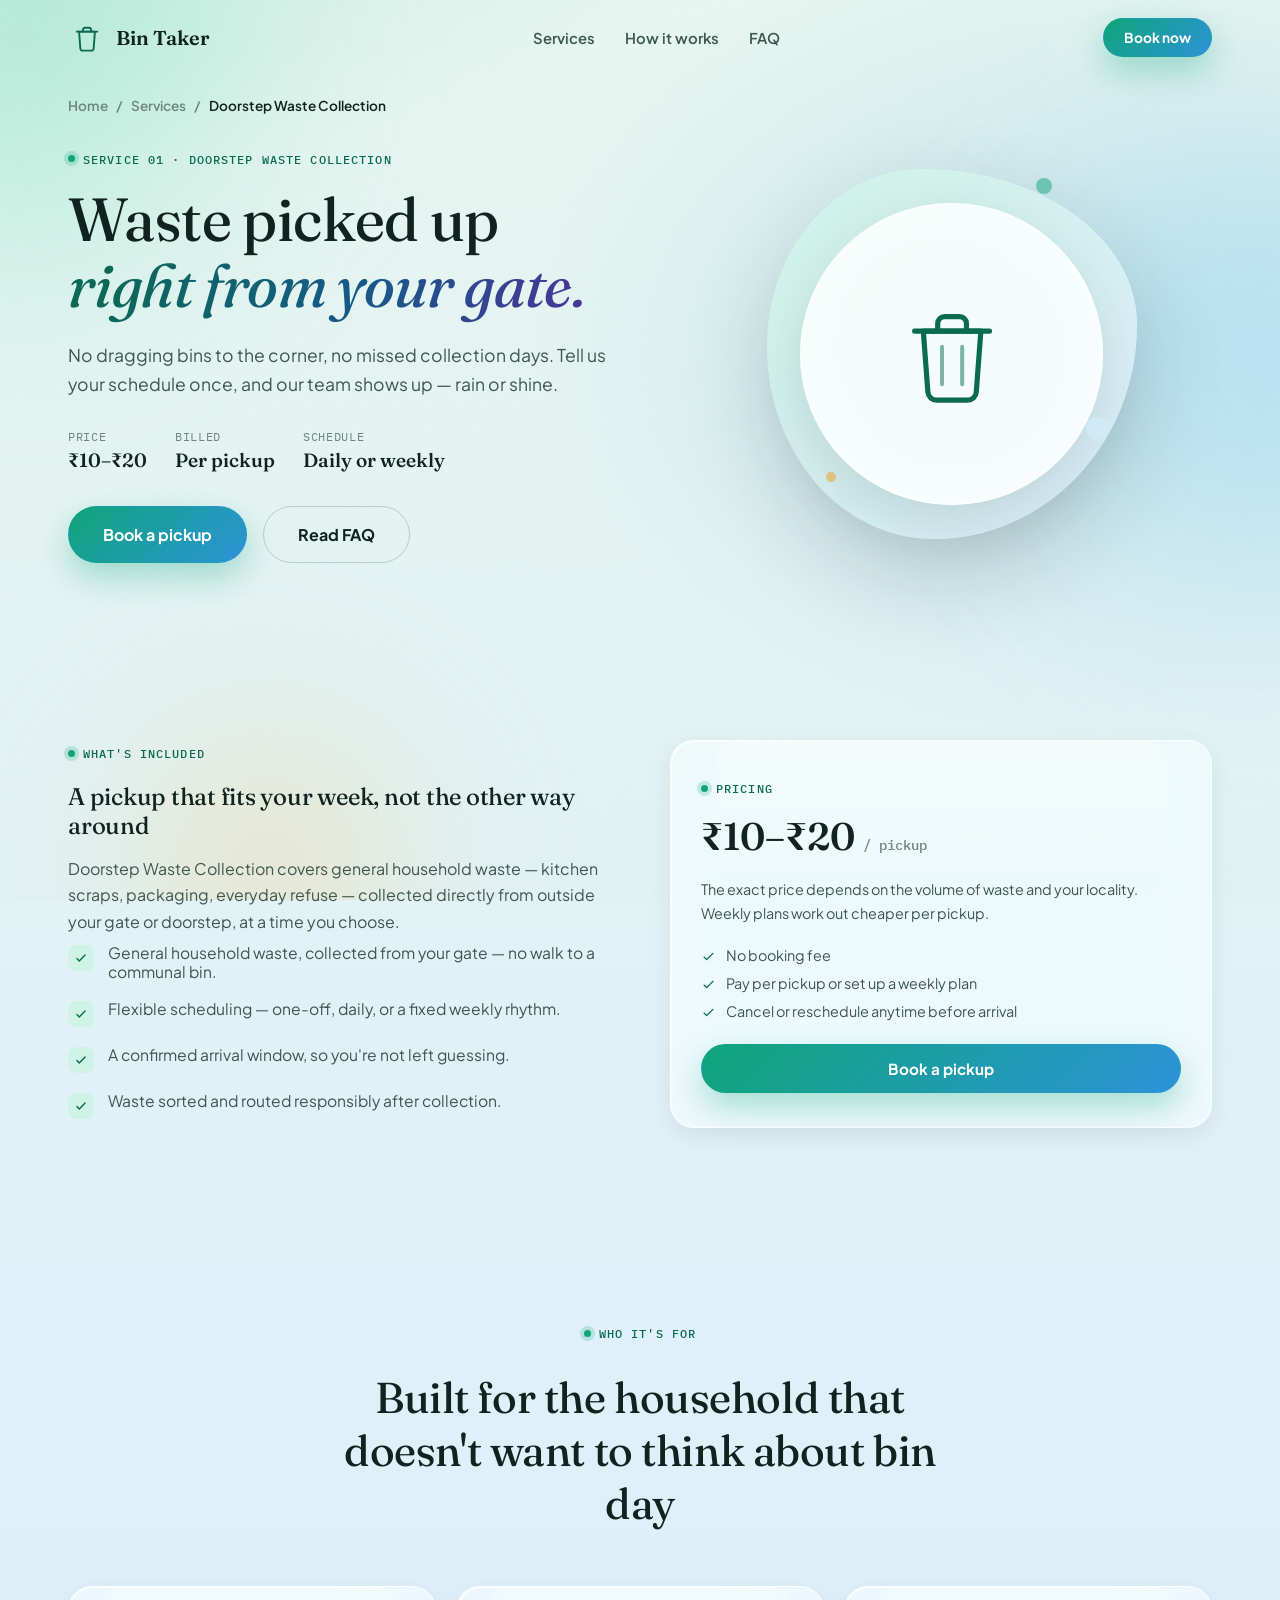
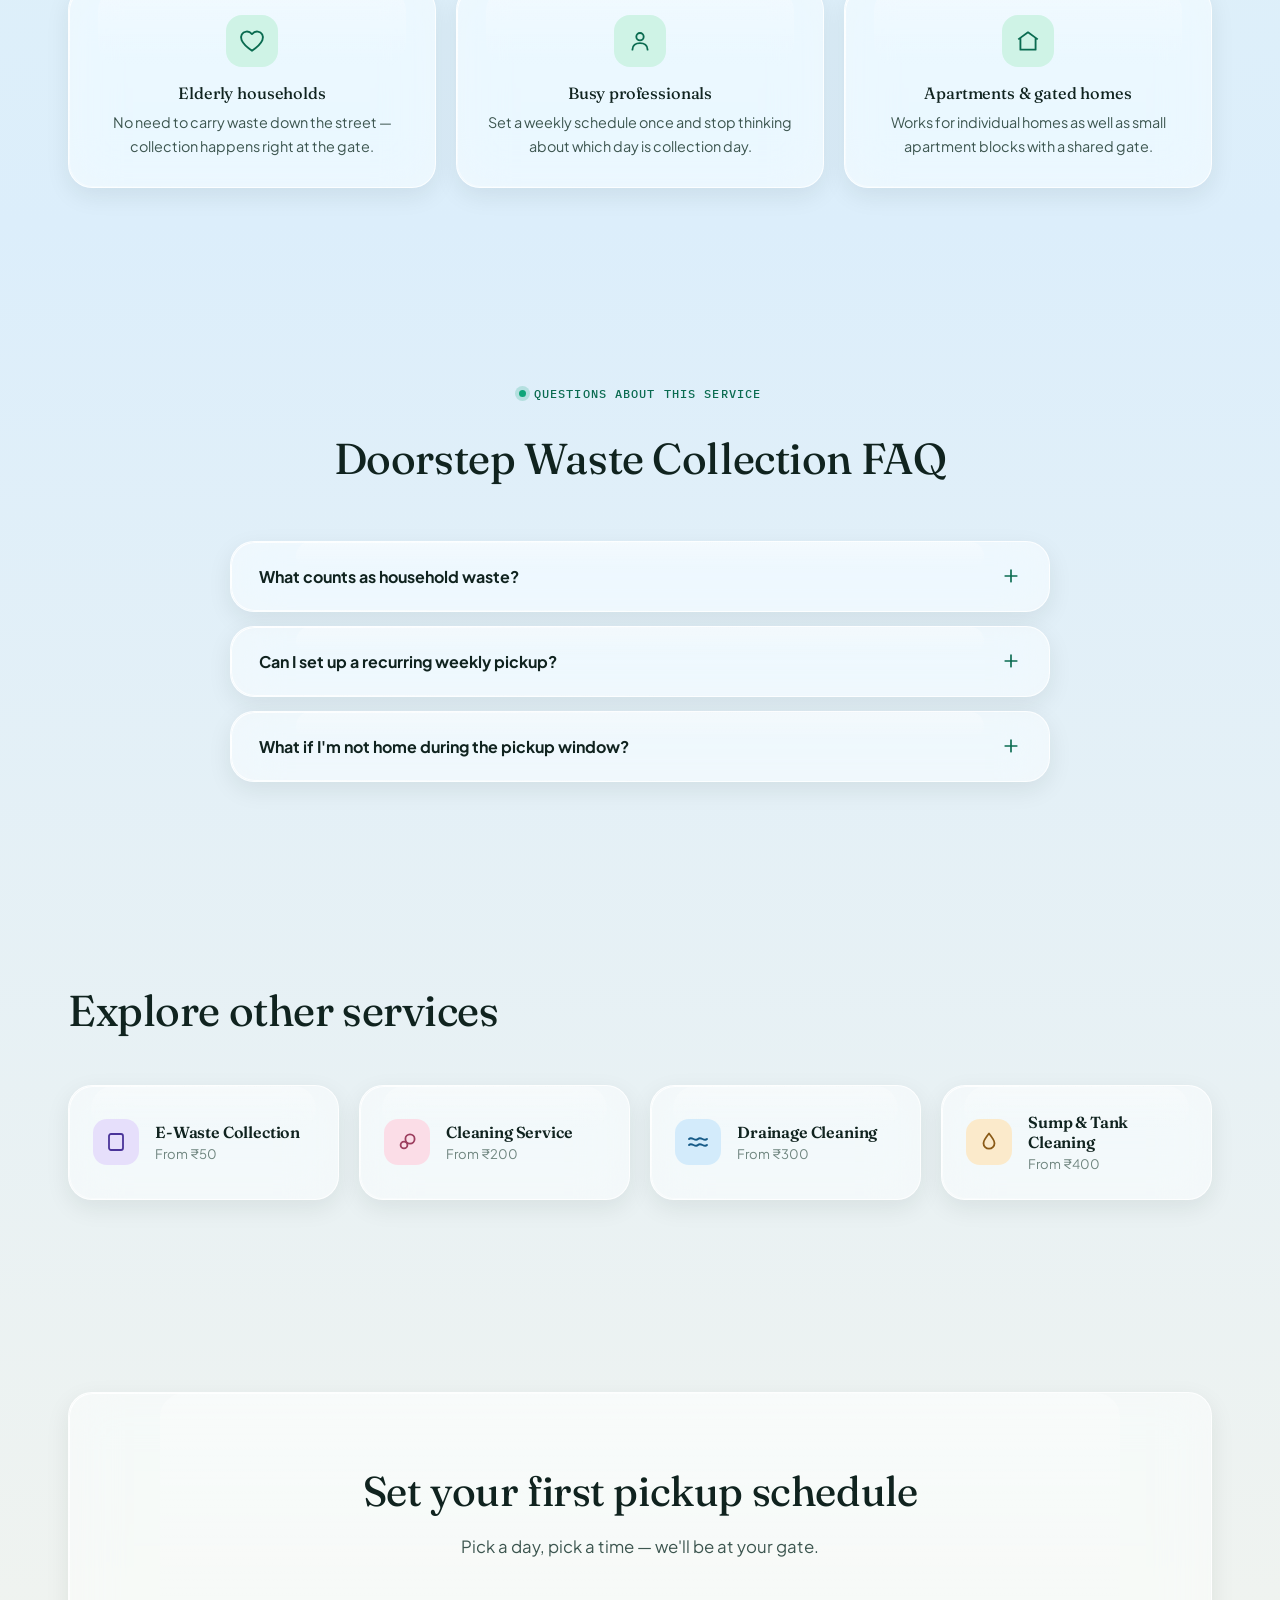
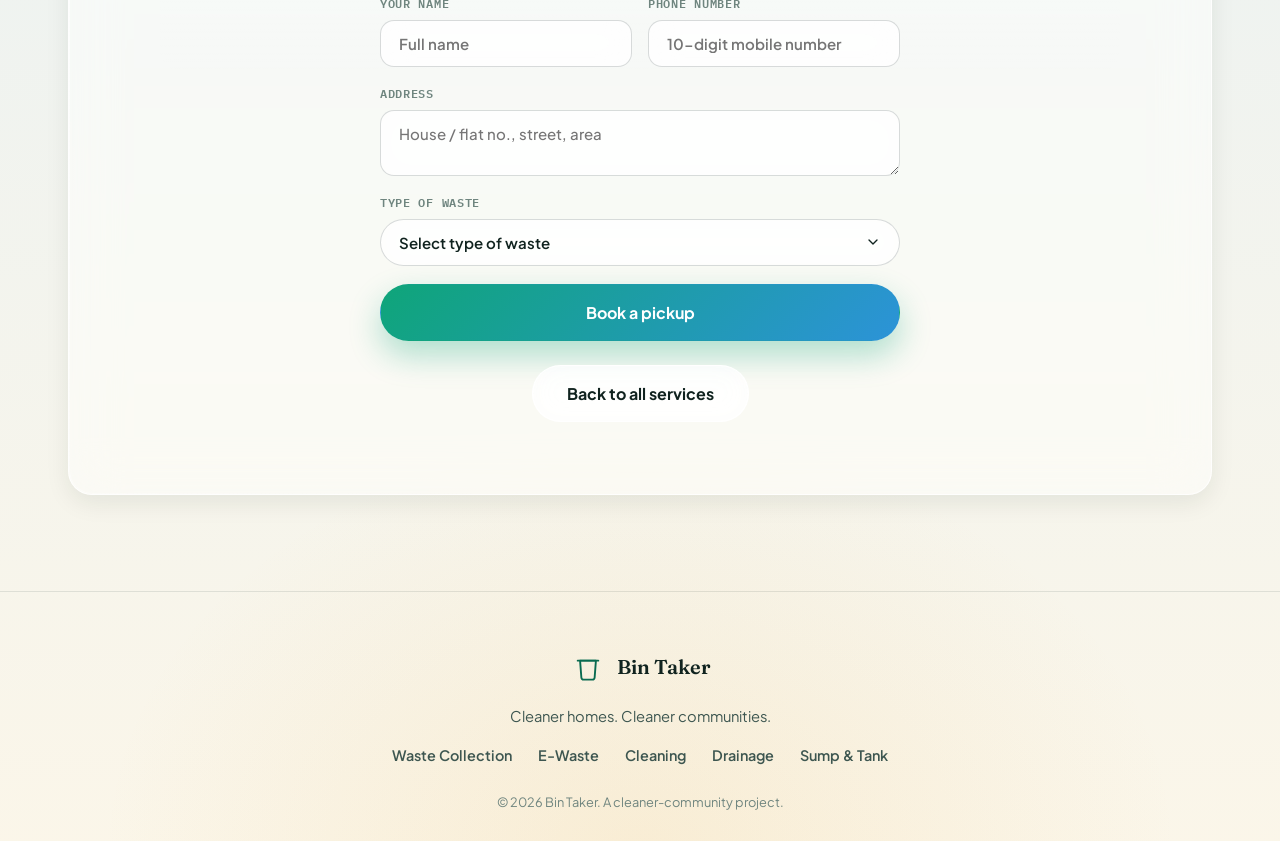
<file: services/waste-collection.html>
<!DOCTYPE html>
<html lang="en">
<head>
<meta charset="UTF-8">
<meta name="viewport" content="width=device-width, initial-scale=1.0">
<title>Doorstep Waste Collection — Bin Taker</title>
<meta name="description" content="Household waste collected directly from your doorstep. ₹10–₹20 per pickup, scheduled around you.">
<link rel="preconnect" href="https://fonts.googleapis.com">
<link rel="preconnect" href="https://fonts.gstatic.com" crossorigin>
<link href="https://fonts.googleapis.com/css2?family=Fraunces:ital,opsz,wght@0,9..144,300;0,9..144,450;0,9..144,600;1,9..144,500&family=Plus+Jakarta+Sans:wght@400;500;600;700;800&family=IBM+Plex+Mono:wght@500;600&display=swap" rel="stylesheet">
<link rel="stylesheet" href="../style.css">
</head>
<body>

<div class="bg-scene" aria-hidden="true">
  <span class="blob blob--teal"></span>
  <span class="blob blob--azure"></span>
  <span class="blob blob--gold"></span>
  <div class="grain"></div>
</div>

<a class="skip-link" href="#main">Skip to content</a>

<header class="nav" id="nav">
  <div class="nav__inner">
    <a href="../index.html" class="brand">
      <span class="brand__mark" aria-hidden="true">
        <svg viewBox="0 0 48 48" fill="none"><path d="M14 16h20l-1.6 21.2a3 3 0 0 1-3 2.8H18.6a3 3 0 0 1-3-2.8L14 16Z" stroke="currentColor" stroke-width="2.4" stroke-linejoin="round"/><path d="M11 16h26" stroke="currentColor" stroke-width="2.4" stroke-linecap="round"/><path d="M19 16v-2.6A2.4 2.4 0 0 1 21.4 11h5.2A2.4 2.4 0 0 1 29 13.4V16" stroke="currentColor" stroke-width="2.4" stroke-linejoin="round"/></svg>
      </span>
      <span class="brand__word">Bin&nbsp;Taker</span>
    </a>
    <nav class="nav__links" aria-label="Primary">
      <a href="../index.html#services">Services</a>
      <a href="../index.html#process">How it works</a>
      <a href="../index.html#faq">FAQ</a>
    </nav>
    <div class="nav__cta"><a href="#book" class="btn btn--primary btn--sm">Book now</a></div>
    <button class="nav__toggle" id="navToggle" aria-label="Open menu" aria-expanded="false" aria-controls="mobileMenu"><span></span><span></span><span></span></button>
  </div>
  <div class="mobile-menu" id="mobileMenu">
    <a href="../index.html#services">Services</a>
    <a href="../index.html#process">How it works</a>
    <a href="../index.html#faq">FAQ</a>
    <div class="mobile-menu__group">
      <a href="waste-collection.html">Doorstep Waste Collection</a>
      <a href="e-waste.html">E-Waste Collection</a>
      <a href="cleaning.html">Cleaning Service</a>
      <a href="drainage.html">Drainage Cleaning</a>
      <a href="sump-tank.html">Sump &amp; Tank Cleaning</a>
    </div>
    <a href="#book" class="btn btn--primary">Book now</a>
  </div>
</header>

<div class="breadcrumb">
  <a href="../index.html">Home</a><span>/</span><a href="../index.html#services">Services</a><span>/</span><span style="color:var(--ink)">Doorstep Waste Collection</span>
</div>

<main id="main">

  <section class="svc-hero">
    <div>
      <p class="eyebrow reveal" style="color:var(--teal-deep)">Service 01 · Doorstep Waste Collection</p>
      <h1 class="svc-hero__title reveal">Waste picked up<br><em class="gradient-text">right from your gate.</em></h1>
      <p class="svc-hero__sub reveal">No dragging bins to the corner, no missed collection days. Tell us your schedule once, and our team shows up — rain or shine.</p>

      <div class="svc-hero__meta reveal">
        <div><span>Price</span><strong>₹10–₹20</strong></div>
        <div><span>Billed</span><strong>Per pickup</strong></div>
        <div><span>Schedule</span><strong>Daily or weekly</strong></div>
      </div>

      <div class="svc-hero__actions reveal">
        <a href="#book" class="btn btn--primary btn--lg">Book a pickup</a>
        <a href="#faq" class="btn btn--outline btn--lg">Read FAQ</a>
      </div>
    </div>

    <div class="svc-illus reveal">
      <div class="svc-illus__blob" style="background: linear-gradient(135deg, var(--teal-tint), var(--sky));"></div>
      <div class="svc-illus__glass" style="color:var(--teal-deep)">
        <svg viewBox="0 0 48 48" fill="none"><path d="M14 16h20l-1.6 21.2a3 3 0 0 1-3 2.8H18.6a3 3 0 0 1-3-2.8L14 16Z" stroke="currentColor" stroke-width="1.8" stroke-linejoin="round"/><path d="M11 16h26" stroke="currentColor" stroke-width="1.8" stroke-linecap="round"/><path d="M19 16v-2.6A2.4 2.4 0 0 1 21.4 11h5.2A2.4 2.4 0 0 1 29 13.4V16" stroke="currentColor" stroke-width="1.8" stroke-linejoin="round"/><path d="M20.5 21.5v13M27.5 21.5v13" stroke="currentColor" stroke-width="1.4" stroke-linecap="round" opacity=".5"/></svg>
      </div>
      <span class="svc-illus__particle" style="width:16px;height:16px;top:8%;left:70%;background:var(--teal);opacity:.5;"></span>
      <span class="svc-illus__particle" style="width:10px;height:10px;top:78%;left:20%;background:var(--gold);opacity:.6;"></span>
      <span class="svc-illus__particle" style="width:22px;height:22px;top:65%;left:82%;background:var(--azure-tint);opacity:.7;"></span>
    </div>
  </section>

  <!-- WHAT'S INCLUDED -->
  <section>
    <div class="svc-section-grid">
      <div class="reveal">
        <p class="eyebrow">What's included</p>
        <h2>A pickup that fits your week, not the other way around</h2>
        <p style="margin-top:16px;">Doorstep Waste Collection covers general household waste — kitchen scraps, packaging, everyday refuse — collected directly from outside your gate or doorstep, at a time you choose.</p>
        <ul class="svc-list">
          <li><span class="svc-list__icon" style="background:var(--teal-tint); color:var(--teal-deep);"><svg viewBox="0 0 24 24" fill="none"><path d="M5 13l4 4L19 7" stroke="currentColor" stroke-width="2.4" stroke-linecap="round" stroke-linejoin="round"/></svg></span>General household waste, collected from your gate — no walk to a communal bin.</li>
          <li><span class="svc-list__icon" style="background:var(--teal-tint); color:var(--teal-deep);"><svg viewBox="0 0 24 24" fill="none"><path d="M5 13l4 4L19 7" stroke="currentColor" stroke-width="2.4" stroke-linecap="round" stroke-linejoin="round"/></svg></span>Flexible scheduling — one-off, daily, or a fixed weekly rhythm.</li>
          <li><span class="svc-list__icon" style="background:var(--teal-tint); color:var(--teal-deep);"><svg viewBox="0 0 24 24" fill="none"><path d="M5 13l4 4L19 7" stroke="currentColor" stroke-width="2.4" stroke-linecap="round" stroke-linejoin="round"/></svg></span>A confirmed arrival window, so you're not left guessing.</li>
          <li><span class="svc-list__icon" style="background:var(--teal-tint); color:var(--teal-deep);"><svg viewBox="0 0 24 24" fill="none"><path d="M5 13l4 4L19 7" stroke="currentColor" stroke-width="2.4" stroke-linecap="round" stroke-linejoin="round"/></svg></span>Waste sorted and routed responsibly after collection.</li>
        </ul>
      </div>

      <div class="svc-pricing reveal">
        <div class="glass-card price-panel tilt">
          <p class="eyebrow" style="margin-bottom:6px;">Pricing</p>
          <p class="price-panel__amount">₹10–₹20 <span>/ pickup</span></p>
          <p class="price-panel__note">The exact price depends on the volume of waste and your locality. Weekly plans work out cheaper per pickup.</p>
          <ul>
            <li><svg viewBox="0 0 24 24" fill="none"><path d="M5 13l4 4L19 7" stroke="currentColor" stroke-width="2.2" stroke-linecap="round" stroke-linejoin="round"/></svg>No booking fee</li>
            <li><svg viewBox="0 0 24 24" fill="none"><path d="M5 13l4 4L19 7" stroke="currentColor" stroke-width="2.2" stroke-linecap="round" stroke-linejoin="round"/></svg>Pay per pickup or set up a weekly plan</li>
            <li><svg viewBox="0 0 24 24" fill="none"><path d="M5 13l4 4L19 7" stroke="currentColor" stroke-width="2.2" stroke-linecap="round" stroke-linejoin="round"/></svg>Cancel or reschedule anytime before arrival</li>
          </ul>
          <a href="#book" class="btn btn--primary btn--block" style="margin-top:24px;">Book a pickup</a>
        </div>
      </div>
    </div>
  </section>

  <!-- WHO IT'S FOR -->
  <section>
    <div class="section-head">
      <p class="eyebrow reveal">Who it's for</p>
      <h2 class="reveal">Built for the household that doesn't want to think about bin day</h2>
    </div>
    <div class="svc-who">
      <div class="glass-card who-card tilt reveal">
        <div class="who-card__icon" style="background:var(--teal-tint); color:var(--teal-deep);"><svg viewBox="0 0 24 24" fill="none"><path d="M12 21s-7.5-4.9-9.6-9.7C.8 7.3 3 3.8 6.6 3.3c2-.3 3.9.6 5.4 2.3 1.5-1.7 3.4-2.6 5.4-2.3 3.6.5 5.8 4 4.2 8-2.1 4.8-9.6 9.7-9.6 9.7Z" stroke="currentColor" stroke-width="1.7" stroke-linejoin="round"/></svg></div>
        <h4>Elderly households</h4>
        <p>No need to carry waste down the street — collection happens right at the gate.</p>
      </div>
      <div class="glass-card who-card tilt reveal">
        <div class="who-card__icon" style="background:var(--teal-tint); color:var(--teal-deep);"><svg viewBox="0 0 24 24" fill="none"><circle cx="12" cy="8" r="3.4" stroke="currentColor" stroke-width="1.7"/><path d="M5 20c0-3.9 3.1-6 7-6s7 2.1 7 6" stroke="currentColor" stroke-width="1.7" stroke-linecap="round"/></svg></div>
        <h4>Busy professionals</h4>
        <p>Set a weekly schedule once and stop thinking about which day is collection day.</p>
      </div>
      <div class="glass-card who-card tilt reveal">
        <div class="who-card__icon" style="background:var(--teal-tint); color:var(--teal-deep);"><svg viewBox="0 0 24 24" fill="none"><path d="M3 10.5 12 4l9 6.5M5 9.5V20h14V9.5" stroke="currentColor" stroke-width="1.7" stroke-linejoin="round"/></svg></div>
        <h4>Apartments &amp; gated homes</h4>
        <p>Works for individual homes as well as small apartment blocks with a shared gate.</p>
      </div>
    </div>
  </section>

  <!-- FAQ -->
  <section id="faq">
    <div class="section-head">
      <p class="eyebrow reveal">Questions about this service</p>
      <h2 class="reveal">Doorstep Waste Collection FAQ</h2>
    </div>
    <div class="faq">
      <div class="glass-card faq-item reveal">
        <button class="faq-item__q" aria-expanded="false">What counts as household waste?<svg viewBox="0 0 24 24" fill="none"><path d="M12 5v14M5 12h14" stroke="currentColor" stroke-width="2" stroke-linecap="round"/></svg></button>
        <div class="faq-item__a"><div class="faq-item__a-inner"><p>Everyday kitchen and household refuse — food waste, packaging, and general non-hazardous trash. For electronics, use E-Waste Collection instead, since it's handled separately.</p></div></div>
      </div>
      <div class="glass-card faq-item reveal">
        <button class="faq-item__q" aria-expanded="false">Can I set up a recurring weekly pickup?<svg viewBox="0 0 24 24" fill="none"><path d="M12 5v14M5 12h14" stroke="currentColor" stroke-width="2" stroke-linecap="round"/></svg></button>
        <div class="faq-item__a"><div class="faq-item__a-inner"><p>Yes — choose a weekly plan when booking and pick the days that suit you. You can pause, skip a week, or cancel at any time.</p></div></div>
      </div>
      <div class="glass-card faq-item reveal">
        <button class="faq-item__q" aria-expanded="false">What if I'm not home during the pickup window?<svg viewBox="0 0 24 24" fill="none"><path d="M12 5v14M5 12h14" stroke="currentColor" stroke-width="2" stroke-linecap="round"/></svg></button>
        <div class="faq-item__a"><div class="faq-item__a-inner"><p>Just leave the waste at your gate or an agreed spot — our team collects it without needing you to be present.</p></div></div>
      </div>
    </div>
  </section>

  <!-- RELATED -->
  <section>
    <div class="section-head align-left"><h2 class="reveal">Explore other services</h2></div>
    <div class="related__grid">
      <a class="glass-card related-card tilt reveal" href="e-waste.html">
        <div class="related-card__icon" style="background:var(--violet-tint); color:var(--violet-deep);"><svg viewBox="0 0 24 24" fill="none"><rect x="5" y="4" width="14" height="16" rx="2" stroke="currentColor" stroke-width="1.8"/></svg></div>
        <div><h4>E-Waste Collection</h4><span>From ₹50</span></div>
      </a>
      <a class="glass-card related-card tilt reveal" href="cleaning.html">
        <div class="related-card__icon" style="background:var(--rose-tint); color:var(--rose-deep);"><svg viewBox="0 0 24 24" fill="none"><circle cx="9" cy="15" r="3.4" stroke="currentColor" stroke-width="1.8"/><circle cx="15" cy="9" r="4.6" stroke="currentColor" stroke-width="1.8"/></svg></div>
        <div><h4>Cleaning Service</h4><span>From ₹200</span></div>
      </a>
      <a class="glass-card related-card tilt reveal" href="drainage.html">
        <div class="related-card__icon" style="background:var(--azure-tint); color:var(--azure-deep);"><svg viewBox="0 0 24 24" fill="none"><path d="M3 9c3-3 6 3 9 0s6 3 9 0M3 15c3-3 6 3 9 0s6 3 9 0" stroke="currentColor" stroke-width="1.8" stroke-linecap="round"/></svg></div>
        <div><h4>Drainage Cleaning</h4><span>From ₹300</span></div>
      </a>
      <a class="glass-card related-card tilt reveal" href="sump-tank.html">
        <div class="related-card__icon" style="background:var(--gold-tint); color:var(--gold-deep);"><svg viewBox="0 0 24 24" fill="none"><path d="M12 3.5c3.2 4 5.5 6.8 5.5 9.7a5.5 5.5 0 0 1-11 0c0-2.9 2.3-5.7 5.5-9.7Z" stroke="currentColor" stroke-width="1.8" stroke-linejoin="round"/></svg></div>
        <div><h4>Sump &amp; Tank Cleaning</h4><span>From ₹400</span></div>
      </a>
    </div>
  </section>

  <section class="cta" id="book">
    <div class="glass-card cta__panel reveal">
      <h2>Set your first pickup schedule</h2>
      <p>Pick a day, pick a time — we'll be at your gate.</p>
      <form class="book-form" id="bookForm" novalidate>
        <div class="book-form__grid">
          <div class="book-form__field">
            <label for="bookName">Your name</label>
            <input type="text" id="bookName" name="name" placeholder="Full name" required autocomplete="name">
          </div>
          <div class="book-form__field">
            <label for="bookPhone">Phone number</label>
            <input type="tel" id="bookPhone" name="phone" placeholder="10-digit mobile number" required pattern="[0-9]{10}" inputmode="numeric" autocomplete="tel">
          </div>
          <div class="book-form__field book-form__field--full">
            <label for="bookAddress">Address</label>
            <textarea id="bookAddress" name="address" rows="2" placeholder="House / flat no., street, area" required autocomplete="street-address"></textarea>
          </div>
          <div class="book-form__field book-form__field--full" id="wasteTypeField">
            <label for="wasteType">Type of waste</label>
            <select id="wasteType" name="wasteType" required>
              <option value="" disabled selected>Select type of waste</option>
              <option value="wet">Wet waste</option>
              <option value="dry">Dry waste</option>
              <option value="e-waste">E-waste</option>
              <option value="mixed">Mixed waste</option>
            </select>
          </div>
        </div>
        <button type="submit" class="btn btn--primary btn--lg btn--block">Book a pickup</button>
        <p class="book-form__error" id="bookFormError" role="alert" hidden>Please add your name, a 10-digit phone number, your address, and the type of waste.</p>
      </form>
      <div class="book-success" id="bookSuccess" hidden>
        <svg viewBox="0 0 24 24" fill="none" aria-hidden="true"><circle cx="12" cy="12" r="10" stroke="currentColor" stroke-width="1.6"/><path d="M8 12.5l2.5 2.5L16 9.5" stroke="currentColor" stroke-width="1.8" stroke-linecap="round" stroke-linejoin="round"/></svg>
        <h3>Thanks, <span id="bookSuccessName"></span>!</h3>
        <p>We've noted your Doorstep Waste Collection request for <strong id="bookSuccessWaste"></strong>. Our team will call <span id="bookSuccessPhone"></span> shortly to confirm a pickup schedule.</p>
      </div>
      <div class="cta__actions" style="margin-top:24px;">
        <a href="../index.html#services" class="btn btn--ghost btn--lg">Back to all services</a>
      </div>
    </div>
  </section>

</main>

<footer class="footer">
  <div class="footer__inner">
    <a href="../index.html" class="brand brand--footer">
      <span class="brand__mark" aria-hidden="true"><svg viewBox="0 0 48 48" fill="none"><path d="M14 16h20l-1.6 21.2a3 3 0 0 1-3 2.8H18.6a3 3 0 0 1-3-2.8L14 16Z" stroke="currentColor" stroke-width="2.4" stroke-linejoin="round"/><path d="M11 16h26" stroke="currentColor" stroke-width="2.4" stroke-linecap="round"/></svg></span>
      <span class="brand__word">Bin&nbsp;Taker</span>
    </a>
    <p class="footer__tag">Cleaner homes. Cleaner communities.</p>
    <nav class="footer__links" aria-label="Footer">
      <a href="waste-collection.html">Waste Collection</a>
      <a href="e-waste.html">E-Waste</a>
      <a href="cleaning.html">Cleaning</a>
      <a href="drainage.html">Drainage</a>
      <a href="sump-tank.html">Sump &amp; Tank</a>
    </nav>
    <p class="footer__legal">© <span id="year"></span> Bin Taker. A cleaner-community project.</p>
  </div>
</footer>

<script src="../script.js"></script>
</body>
</html>
</file>
<file: style.css>
/* =========================================================
   BIN TAKER — Design System
   Palette: living mint/aqua glass with jewel accents per service
     teal    -> doorstep waste (grounded, eco)
     violet  -> e-waste (tech, precision)
     rose    -> cleaning (fresh, soft)
     azure   -> drainage (water, flow)
     gold    -> premium accents / shimmer
   Type: Fraunces (display) / Plus Jakarta Sans (body) / IBM Plex Mono (data)
   ========================================================= */

:root{
  --mist:   #E7F7F1;
  --sky:    #DCEEFB;
  --blush:  #FCEFEF;
  --sand:   #FBF6E9;

  --glass:        rgba(255,255,255,0.5);
  --glass-strong: rgba(255,255,255,0.74);
  --glass-border: rgba(255,255,255,0.8);
  --glass-edge:   rgba(255,255,255,0.95);

  --teal:        #0FA579;
  --teal-deep:   #0A6B50;
  --teal-tint:   #CFF3E6;

  --azure:       #2C93D8;
  --azure-deep:  #155A87;
  --azure-tint:  #D3EBFB;

  --violet:      #7C5CE0;
  --violet-deep: #4A3499;
  --violet-tint: #E6DFFB;

  --rose:        #E1638A;
  --rose-deep:   #9C3D5E;
  --rose-tint:   #FBDDE7;

  --gold:        #E8A93B;
  --gold-deep:   #8A5A16;
  --gold-tint:   #FBEACB;

  --ink:         #10231F;
  --ink-soft:    #3D5650;
  --ink-faint:   #6F857F;

  --shadow-sm:  0 8px 24px rgba(16, 35, 31, 0.08);
  --shadow-md:  0 20px 54px rgba(16, 35, 31, 0.13);
  --shadow-lg:  0 34px 90px rgba(16, 35, 31, 0.18);
  --shadow-glow-teal:   0 20px 60px rgba(15, 165, 121, 0.28);
  --shadow-glow-violet: 0 20px 60px rgba(124, 92, 224, 0.28);
  --shadow-glow-rose:   0 20px 60px rgba(225, 99, 138, 0.28);
  --shadow-glow-azure:  0 20px 60px rgba(44, 147, 216, 0.28);

  --radius-sm: 16px;
  --radius-md: 24px;
  --radius-lg: 36px;

  --font-display: 'Fraunces', serif;
  --font-body:    'Plus Jakarta Sans', sans-serif;
  --font-mono:    'IBM Plex Mono', monospace;

  --container: 1200px;
  --ease-out: cubic-bezier(0.16, 1, 0.3, 1);
}

*, *::before, *::after{ box-sizing: border-box; }
html{ scroll-behavior: smooth; }

@media (prefers-reduced-motion: reduce){
  html{ scroll-behavior: auto; }
  *, *::before, *::after{
    animation-duration: 0.001ms !important;
    animation-iteration-count: 1 !important;
    transition-duration: 0.001ms !important;
  }
}

body{
  margin: 0;
  font-family: var(--font-body);
  color: var(--ink);
  background:
    radial-gradient(1200px 800px at 12% -8%, rgba(15,165,121,0.16), transparent 60%),
    radial-gradient(1000px 700px at 88% 8%, rgba(44,147,216,0.16), transparent 60%),
    radial-gradient(900px 700px at 50% 100%, rgba(232,169,59,0.12), transparent 60%),
    linear-gradient(180deg, var(--mist) 0%, var(--sky) 45%, var(--sand) 100%);
  -webkit-font-smoothing: antialiased;
  overflow-x: hidden;
  position: relative;
}

img{ max-width: 100%; display: block; }
a{ color: inherit; text-decoration: none; }
h1,h2,h3,h4{ font-family: var(--font-display); color: var(--ink); margin: 0; font-weight: 450; letter-spacing: -0.01em; }
p{ margin: 0; color: var(--ink-soft); line-height: 1.65; }
.mono{ font-family: var(--font-mono); }
ul{ margin: 0; padding: 0; list-style: none; }

.skip-link{ position: absolute; left: -999px; background: var(--ink); color: #fff; padding: 12px 18px; border-radius: 10px; z-index: 999; }
.skip-link:focus{ left: 16px; top: 16px; }
:focus-visible{ outline: 2.5px solid var(--teal-deep); outline-offset: 3px; border-radius: 6px; }

.gradient-text{
  background: linear-gradient(100deg, var(--teal-deep), var(--azure-deep) 55%, var(--violet-deep));
  -webkit-background-clip: text;
  background-clip: text;
  color: transparent;
}

/* =========================================================
   Ambient background scene
   ========================================================= */
.bg-scene{ position: fixed; inset: 0; z-index: -1; overflow: hidden; pointer-events: none; }
.blob{ position: absolute; border-radius: 50%; filter: blur(80px); opacity: 0.55; will-change: transform; }
.blob--teal{ width: 520px; height: 520px; top: -140px; left: -160px; background: radial-gradient(circle at 30% 30%, #7FE0BE, transparent 70%); animation: drift1 28s ease-in-out infinite; }
.blob--azure{ width: 560px; height: 560px; top: 15%; right: -240px; background: radial-gradient(circle at 60% 40%, #9BD8F5, transparent 70%); animation: drift2 34s ease-in-out infinite; }
.blob--rose{ width: 420px; height: 420px; bottom: 10%; left: 46%; background: radial-gradient(circle at 50% 50%, #F5B9CB, transparent 70%); animation: drift3 30s ease-in-out infinite; }
.blob--gold{ width: 380px; height: 380px; bottom: -160px; left: 6%; background: radial-gradient(circle at 50% 50%, #F6D28E, transparent 70%); animation: drift1 24s ease-in-out infinite reverse; }

@keyframes drift1{ 0%,100%{ transform: translate(0,0) scale(1); } 50%{ transform: translate(70px,60px) scale(1.1); } }
@keyframes drift2{ 0%,100%{ transform: translate(0,0) scale(1); } 50%{ transform: translate(-80px,50px) scale(1.12); } }
@keyframes drift3{ 0%,100%{ transform: translate(0,0) scale(1); } 50%{ transform: translate(50px,-50px) scale(1.06); } }

.grain{ position: absolute; inset: 0; opacity: 0.03; background-image: url("data:image/svg+xml,%3Csvg xmlns='http://www.w3.org/2000/svg' width='120' height='120'%3E%3Cfilter id='n'%3E%3CfeTurbulence type='fractalNoise' baseFrequency='0.9' numOctaves='2' stitchTiles='stitch'/%3E%3C/filter%3E%3Crect width='100%25' height='100%25' filter='url(%23n)'/%3E%3C/svg%3E"); }

/* cursor spotlight (desktop hero only) */
.spotlight{
  position: absolute; inset: 0; pointer-events: none; z-index: 1; border-radius: inherit;
  background: radial-gradient(280px circle at var(--sx,50%) var(--sy,50%), rgba(255,255,255,0.55), transparent 70%);
  opacity: 0; transition: opacity 0.3s ease;
}
.hero__panel:hover .spotlight{ opacity: 1; }

/* =========================================================
   Glass surface primitive
   ========================================================= */
.glass-card{
  background: var(--glass);
  border: 1px solid var(--glass-border);
  border-radius: var(--radius-md);
  -webkit-backdrop-filter: blur(24px) saturate(150%);
  backdrop-filter: blur(24px) saturate(150%);
  box-shadow: var(--shadow-sm);
  position: relative;
  isolation: isolate;
}
.glass-card::before{
  content: ""; position: absolute; inset: 0; border-radius: inherit; padding: 1px;
  background: linear-gradient(135deg, rgba(255,255,255,0.95), rgba(255,255,255,0) 60%);
  -webkit-mask: linear-gradient(#fff 0 0) content-box, linear-gradient(#fff 0 0);
  -webkit-mask-composite: xor; mask-composite: exclude;
  pointer-events: none;
}
.glass-card::after{
  content: ""; position: absolute; top: 0; left: 8%; right: 8%; height: 40%; border-radius: inherit;
  background: linear-gradient(180deg, rgba(255,255,255,0.5), transparent);
  opacity: 0.6; pointer-events: none; z-index: -1;
}

/* shimmer ring on hover, used for tiltable cards */
.tilt{
  transform-style: preserve-3d;
  transition: transform 0.4s var(--ease-out), box-shadow 0.4s var(--ease-out);
}

/* =========================================================
   Buttons
   ========================================================= */
.btn{
  display: inline-flex; align-items: center; justify-content: center; gap: 8px;
  font-family: var(--font-body); font-weight: 700; font-size: 0.95rem;
  padding: 14px 26px; border-radius: 999px; cursor: pointer; border: 1px solid transparent;
  transition: transform 0.3s var(--ease-out), box-shadow 0.3s var(--ease-out), background 0.3s ease;
  white-space: nowrap; position: relative; overflow: hidden;
}
.btn--sm{ padding: 10px 20px; font-size: 0.86rem; }
.btn--lg{ padding: 17px 34px; font-size: 1rem; }
.btn--primary{ background: linear-gradient(135deg, var(--teal), var(--azure)); color: #fff; box-shadow: 0 14px 32px rgba(15,165,121,0.32); }
.btn--primary::after{
  content:""; position: absolute; inset: 0; background: linear-gradient(120deg, transparent 30%, rgba(255,255,255,0.55) 50%, transparent 70%);
  transform: translateX(-120%);
}
.btn--primary:hover::after{ transform: translateX(120%); transition: transform 0.7s ease; }
.btn--primary:hover{ transform: translateY(-2px); box-shadow: 0 18px 40px rgba(15,165,121,0.42); }
.btn--ghost{ background: var(--glass-strong); border-color: var(--glass-edge); color: var(--ink); -webkit-backdrop-filter: blur(16px); backdrop-filter: blur(16px); }
.btn--ghost:hover{ transform: translateY(-2px); box-shadow: var(--shadow-sm); }
.btn--outline{ background: transparent; border-color: rgba(16,35,31,0.18); color: var(--ink); }
.btn--outline:hover{ background: rgba(255,255,255,0.5); }
.btn--block{ width: 100%; }

/* accent variants for service pages */
.btn--violet{ background: linear-gradient(135deg, var(--violet), var(--azure)); box-shadow: 0 14px 32px rgba(124,92,224,0.32); }
.btn--rose{ background: linear-gradient(135deg, var(--rose), var(--gold)); box-shadow: 0 14px 32px rgba(225,99,138,0.32); }
.btn--azure{ background: linear-gradient(135deg, var(--azure), var(--teal)); box-shadow: 0 14px 32px rgba(44,147,216,0.32); }
.btn--gold{ background: linear-gradient(135deg, var(--gold), var(--rose)); color:#fff; box-shadow: 0 14px 32px rgba(232,169,59,0.32); }

/* =========================================================
   Nav
   ========================================================= */
.nav{ position: sticky; top: 0; z-index: 100; padding: 18px 0; transition: box-shadow 0.3s ease, background 0.3s ease, padding 0.3s ease; }
.nav.is-scrolled{ background: rgba(255,255,255,0.6); -webkit-backdrop-filter: blur(20px) saturate(150%); backdrop-filter: blur(20px) saturate(150%); box-shadow: var(--shadow-sm); padding: 12px 0; }
.nav__inner{ max-width: var(--container); margin: 0 auto; padding: 0 28px; display: flex; align-items: center; justify-content: space-between; gap: 24px; }
.brand{ display: flex; align-items: center; gap: 10px; }
.brand__mark{ width: 38px; height: 38px; color: var(--teal-deep); flex-shrink: 0; }
.brand__mark svg{ width: 100%; height: 100%; }
.brand__word{ font-family: var(--font-display); font-size: 1.25rem; font-weight: 600; color: var(--ink); }
.nav__links{ display: flex; gap: 30px; font-weight: 600; font-size: 0.93rem; color: var(--ink-soft); }
.nav__links a{ transition: color 0.2s ease; position: relative; }
.nav__links a:hover{ color: var(--teal-deep); }
.nav__toggle{ display: none; flex-direction: column; gap: 5px; background: none; border: none; cursor: pointer; padding: 8px; }
.nav__toggle span{ width: 22px; height: 2px; background: var(--ink); border-radius: 2px; transition: transform 0.3s ease, opacity 0.3s ease; }
.nav__toggle[aria-expanded="true"] span:nth-child(1){ transform: translateY(7px) rotate(45deg); }
.nav__toggle[aria-expanded="true"] span:nth-child(2){ opacity: 0; }
.nav__toggle[aria-expanded="true"] span:nth-child(3){ transform: translateY(-7px) rotate(-45deg); }
.mobile-menu{ display: none; flex-direction: column; gap: 4px; max-width: var(--container); margin: 12px auto 0; padding: 18px 24px; background: var(--glass-strong); border-radius: var(--radius-sm); -webkit-backdrop-filter: blur(20px); backdrop-filter: blur(20px); border: 1px solid var(--glass-border); }
.mobile-menu.is-open{ display: flex; }
.mobile-menu a{ padding: 12px 6px; font-weight: 600; color: var(--ink-soft); border-bottom: 1px solid rgba(16,35,31,0.08); }
.mobile-menu .btn{ margin-top: 10px; align-self: flex-start; }
.mobile-menu__group{ padding-left: 10px; display: flex; flex-direction: column; }
.mobile-menu__group a{ font-weight: 500; font-size: 0.9rem; padding: 9px 6px; }

.breadcrumb{ max-width: var(--container); margin: 0 auto; padding: 22px 28px 0; display: flex; align-items: center; gap: 8px; font-size: 0.85rem; color: var(--ink-faint); font-weight: 600; }
.breadcrumb a:hover{ color: var(--teal-deep); }

/* =========================================================
   Reveal-on-scroll + stagger
   Elements are fully visible by default (no-JS / no-observer safe).
   JS adds .reveal-armed only once it's ready to animate + observe,
   so nothing can get stuck invisible if a script fails or an
   IntersectionObserver never fires for it.
   ========================================================= */
.reveal.reveal-armed{ opacity: 0; transform: translateY(26px); transition: opacity 0.8s var(--ease-out), transform 0.8s var(--ease-out); }
.reveal.reveal-armed.is-visible{ opacity: 1; transform: translateY(0); }

/* =========================================================
   Marquee strip
   ========================================================= */
.marquee{
  overflow: hidden; border-top: 1px solid rgba(16,35,31,0.08); border-bottom: 1px solid rgba(16,35,31,0.08);
  background: var(--glass); -webkit-backdrop-filter: blur(14px); backdrop-filter: blur(14px);
  padding: 16px 0;
}
.marquee__track{ display: flex; width: max-content; animation: marquee 30s linear infinite; }
.marquee__track span{
  display: inline-flex; align-items: center; gap: 10px; font-family: var(--font-mono); font-size: 0.82rem; font-weight: 500;
  color: var(--teal-deep); padding: 0 28px; white-space: nowrap; text-transform: uppercase; letter-spacing: 0.06em;
}
.marquee__track span::before{ content: "✦"; color: var(--gold-deep); font-size: 0.7rem; }
@keyframes marquee{ from{ transform: translateX(0); } to{ transform: translateX(-50%); } }

/* =========================================================
   Hero
   ========================================================= */
.hero{ max-width: var(--container); margin: 0 auto; padding: 64px 28px 90px; display: grid; grid-template-columns: 1.05fr 0.95fr; gap: 48px; align-items: center; }
.eyebrow{ font-family: var(--font-mono); font-size: 0.78rem; letter-spacing: 0.09em; text-transform: uppercase; color: var(--teal-deep); margin-bottom: 18px; font-weight: 500; display: inline-flex; align-items: center; gap: 8px; }
.eyebrow::before{ content: ""; width: 7px; height: 7px; border-radius: 50%; background: var(--teal); box-shadow: 0 0 0 4px rgba(15,165,121,0.2); }

.hero__title{ font-size: clamp(2.7rem, 5.6vw, 4.6rem); line-height: 1.05; font-weight: 420; }
.hero__title em{ font-style: italic; font-weight: 500; }
.hero__sub{ margin-top: 24px; font-size: 1.15rem; max-width: 46ch; }
.hero__actions{ margin-top: 38px; display: flex; gap: 16px; flex-wrap: wrap; }
.hero__badge{ margin-top: 30px; display: inline-flex; align-items: center; gap: 10px; font-size: 0.85rem; font-weight: 600; color: var(--ink-soft); padding: 10px 16px; border-radius: 999px; background: var(--glass); border: 1px solid var(--glass-border); -webkit-backdrop-filter: blur(10px); backdrop-filter: blur(10px); }
.hero__badge svg{ width: 18px; height: 18px; color: var(--gold-deep); flex-shrink: 0; }

.hero__panel{ position: relative; display: flex; align-items: center; justify-content: center; min-height: 440px; }

/* photo hero card */
.hero__glow{
  position: absolute; width: 420px; height: 420px; border-radius: 50%;
  background: radial-gradient(circle, rgba(15,165,121,0.32), rgba(44,147,216,0.2) 55%, transparent 75%);
  filter: blur(50px); z-index: 0;
}
.hero__photo{
  position: relative; z-index: 1; width: 100%; max-width: 500px;
  border-radius: var(--radius-lg); overflow: hidden;
  border: 1px solid var(--glass-edge);
  box-shadow: var(--shadow-lg);
  aspect-ratio: 4 / 3;
}
.hero__photo img{ width: 100%; height: 100%; object-fit: cover; display: block; }
.hero__photo-sheen{
  position: absolute; inset: 0; pointer-events: none;
  background: linear-gradient(135deg, rgba(255,255,255,0.35) 0%, rgba(255,255,255,0) 30%, rgba(255,255,255,0) 70%, rgba(255,255,255,0.18) 100%);
}
.hero__float-chip{
  position: absolute; z-index: 2; display: inline-flex; align-items: center; gap: 8px;
  font-size: 0.82rem; font-weight: 700; color: var(--ink);
  padding: 12px 18px; border-radius: 999px;
  background: var(--glass-strong); border: 1px solid var(--glass-edge);
  -webkit-backdrop-filter: blur(14px); backdrop-filter: blur(14px);
  box-shadow: var(--shadow-md);
  animation: float 5s ease-in-out infinite;
}
.hero__float-chip svg{ width: 15px; height: 15px; color: var(--teal-deep); flex-shrink: 0; }
.hero__float-chip--top{ top: 6%; left: -4%; animation-delay: 0.3s; }
.hero__float-chip--bottom{ bottom: 8%; right: -6%; animation-delay: 1.1s; }
@keyframes float{ 0%,100%{ transform: translateY(0); } 50%{ transform: translateY(-8px); } }

/* orbit signature (kept for potential reuse elsewhere) */
.orbit{ position: relative; width: 380px; height: 380px; }
.orbit__core{
  position: absolute; inset: 60px; border-radius: 50%;
  background: radial-gradient(circle at 32% 28%, rgba(255,255,255,0.9), rgba(255,255,255,0.15) 40%, rgba(15,165,121,0.35) 75%);
  border: 1px solid rgba(255,255,255,0.85);
  box-shadow: var(--shadow-glow-teal), inset 0 0 60px rgba(255,255,255,0.5);
  display: flex; align-items: center; justify-content: center;
  animation: pulse 6s ease-in-out infinite;
}
.orbit__core svg{ width: 88px; height: 88px; color: var(--teal-deep); }
@keyframes pulse{ 0%,100%{ transform: scale(1); } 50%{ transform: scale(1.035); } }

.orbit__ring{ position: absolute; inset: 0; border-radius: 50%; border: 1.5px dashed rgba(16,35,31,0.16); animation: spin 50s linear infinite; }
.orbit__ring--2{ inset: -34px; border-style: solid; border-color: rgba(255,255,255,0.55); animation-duration: 80s; animation-direction: reverse; }
@keyframes spin{ to{ transform: rotate(360deg); } }

.orbit__satellites{ position: absolute; inset: 0; animation: spin 40s linear infinite; }
.sat{ position: absolute; top: 50%; left: 50%; width: 64px; height: 64px; margin: -32px; }
.sat__chip{
  width: 100%; height: 100%; border-radius: 18px; display: flex; align-items: center; justify-content: center;
  background: var(--glass-strong); border: 1px solid var(--glass-edge); box-shadow: var(--shadow-md);
  animation: spin 40s linear infinite reverse;
}
.sat__chip svg{ width: 30px; height: 30px; }
.sat--1{ transform: rotate(0deg) translate(190px) rotate(0deg); }
.sat--2{ transform: rotate(90deg) translate(190px) rotate(-90deg); }
.sat--3{ transform: rotate(180deg) translate(190px) rotate(-180deg); }
.sat--4{ transform: rotate(270deg) translate(190px) rotate(-270deg); }

.orbit__spark{ position: absolute; border-radius: 50%; background: var(--gold); opacity: 0.8; animation: twinkle 3.4s ease-in-out infinite; }

@keyframes twinkle{ 0%,100%{ opacity: 0.2; transform: scale(0.8); } 50%{ opacity: 0.9; transform: scale(1.15); } }

/* =========================================================
   Stats
   ========================================================= */
.stats{ display: grid; grid-template-columns: repeat(4,1fr); gap: 20px; }
.stat{ padding: 30px 22px; text-align: center; }
.stat__num{ font-family: var(--font-display); font-size: clamp(2rem,3.4vw,2.8rem); color: var(--teal-deep); font-weight: 550; }
.stat__label{ margin-top: 8px; font-size: 0.86rem; font-weight: 600; color: var(--ink-soft); }

/* =========================================================
   Section shared
   ========================================================= */
section{ max-width: var(--container); margin: 0 auto; padding: 96px 28px; }
.section-head{ max-width: 660px; margin: 0 auto 56px; text-align: center; }
.section-head.align-left{ margin: 0 0 48px; text-align: left; }
.section-head h2{ font-size: clamp(1.9rem,3.6vw,2.7rem); margin-top: 10px; }
.section-lede{ margin-top: 16px; font-size: 1.06rem; }

/* =========================================================
   Services grid (home)
   ========================================================= */
.cards-grid{ display: grid; grid-template-columns: repeat(3,1fr); gap: 22px; }
.service-card{ padding: 34px 26px; transition: transform 0.4s var(--ease-out), box-shadow 0.4s var(--ease-out); display: flex; flex-direction: column; }
.service-card:hover{ box-shadow: var(--shadow-md); }
.service-card__icon{ width: 58px; height: 58px; border-radius: 17px; display: flex; align-items: center; justify-content: center; margin-bottom: 20px; }
.service-card__icon svg{ width: 30px; height: 30px; }
.service-card__icon--teal{ background: linear-gradient(135deg, var(--teal-tint), #fff); color: var(--teal-deep); }
.service-card__icon--violet{ background: linear-gradient(135deg, var(--violet-tint), #fff); color: var(--violet-deep); }
.service-card__icon--rose{ background: linear-gradient(135deg, var(--rose-tint), #fff); color: var(--rose-deep); }
.service-card__icon--azure{ background: linear-gradient(135deg, var(--azure-tint), #fff); color: var(--azure-deep); }
.service-card__icon--gold{ background: linear-gradient(135deg, var(--gold-tint), #fff); color: var(--gold-deep); }
.service-card h3{ font-size: 1.16rem; margin-bottom: 10px; font-weight: 550; }
.service-card p{ font-size: 0.94rem; flex: 1; }
.service-card__price{ margin-top: 20px; font-family: var(--font-mono); font-size: 1.08rem; font-weight: 600; color: var(--ink); }
.service-card__price span{ font-size: 0.72rem; color: var(--ink-faint); font-weight: 500; }
.service-card__link{ margin-top: 18px; display: inline-flex; align-items: center; gap: 6px; font-weight: 700; font-size: 0.88rem; color: var(--teal-deep); }
.service-card__link svg{ width: 15px; height: 15px; transition: transform 0.25s ease; }
.service-card:hover .service-card__link svg{ transform: translateX(4px); }

/* =========================================================
   Process / route
   ========================================================= */
.route{ position: relative; }
.route__line{ width: 100%; height: 100px; color: rgba(15,165,121,0.35); display: block; margin-bottom: -34px; }
#routePath{ stroke-dasharray: 1400; stroke-dashoffset: 1400; transition: stroke-dashoffset 1.6s ease; }
.route.is-visible #routePath{ stroke-dashoffset: 0; }
.route__marker{ position: absolute; top: 34px; left: 24px; width: 26px; height: 26px; color: var(--gold-deep); opacity: 0; transition: opacity 0.4s ease 0.4s; filter: drop-shadow(0 4px 8px rgba(138,90,22,0.35)); }
.route.is-visible .route__marker{ opacity: 1; animation: travel 3.4s ease-in-out 0.6s 1 forwards; }
@keyframes travel{ 0%{ left:2%; transform: translateY(0);} 25%{ left:26%; transform: translateY(-14px);} 50%{ left:50%; transform: translateY(6px);} 75%{ left:74%; transform: translateY(-14px);} 100%{ left:96%; transform: translateY(0);} }
.route__steps{ position: relative; z-index: 2; display: grid; grid-template-columns: repeat(3,1fr); gap: 22px; }
.step-card{ padding: 34px 28px; text-align: left; }
.step-card__num{ font-family: var(--font-mono); font-size: 0.82rem; font-weight: 600; color: var(--teal-deep); display: inline-block; padding: 5px 12px; border-radius: 999px; background: var(--teal-tint); margin-bottom: 18px; }
.step-card h3{ font-size: 1.15rem; margin-bottom: 10px; font-weight: 550; }
.step-card p{ font-size: 0.94rem; }

/* =========================================================
   Testimonials
   ========================================================= */
.testimonials__track{ display: grid; grid-template-columns: repeat(3,1fr); gap: 22px; }
.testimonial{ padding: 30px 28px; }
.testimonial__stars{ display: flex; gap: 3px; color: var(--gold); margin-bottom: 16px; }
.testimonial__stars svg{ width: 16px; height: 16px; }
.testimonial p{ font-size: 0.98rem; color: var(--ink); font-style: italic; }
.testimonial__who{ margin-top: 20px; display: flex; align-items: center; gap: 12px; }
.testimonial__avatar{ width: 40px; height: 40px; border-radius: 50%; display: flex; align-items: center; justify-content: center; font-family: var(--font-display); font-weight: 600; color: #fff; flex-shrink: 0; }
.testimonial__who strong{ display: block; font-size: 0.88rem; color: var(--ink); }
.testimonial__who span{ font-size: 0.78rem; color: var(--ink-faint); }

/* =========================================================
   FAQ accordion
   ========================================================= */
.faq{ max-width: 820px; margin: 0 auto; display: flex; flex-direction: column; gap: 14px; }
.faq-item{ padding: 4px 8px; overflow: hidden; }
.faq-item__q{ width: 100%; display: flex; align-items: center; justify-content: space-between; gap: 16px; padding: 20px 20px; background: none; border: none; text-align: left; cursor: pointer; font-family: var(--font-body); font-weight: 700; font-size: 1rem; color: var(--ink); }
.faq-item__q svg{ width: 20px; height: 20px; flex-shrink: 0; transition: transform 0.3s ease; color: var(--teal-deep); }
.faq-item.is-open .faq-item__q svg{ transform: rotate(45deg); }
.faq-item__a{ max-height: 0; overflow: hidden; transition: max-height 0.4s var(--ease-out); }
.faq-item__a-inner{ padding: 0 20px 22px; font-size: 0.95rem; }
.faq-item.is-open .faq-item__a{ max-height: 300px; }

/* =========================================================
   Mission
   ========================================================= */
.mission__panel{ padding: 64px clamp(28px,6vw,80px); text-align: center; }
.mission__quote{ font-family: var(--font-display); font-style: italic; font-size: clamp(1.5rem,3vw,2.1rem); color: var(--teal-deep); max-width: 22ch; margin: 0 auto 26px; line-height: 1.35; }
.mission__body{ max-width: 60ch; margin: 0 auto; font-size: 1.02rem; }
.mission__tags{ margin-top: 30px; display: flex; justify-content: center; flex-wrap: wrap; gap: 10px; }
.mission__tags span{ font-size: 0.8rem; font-weight: 700; padding: 8px 16px; border-radius: 999px; background: rgba(255,255,255,0.7); border: 1px solid rgba(255,255,255,0.9); color: var(--ink-soft); }

/* =========================================================
   CTA
   ========================================================= */
.cta__panel{ text-align: center; padding: 72px 32px; }
.cta__panel h2{ font-size: clamp(1.9rem,3.6vw,2.6rem); }
.cta__panel p{ margin: 16px auto 32px; max-width: 46ch; font-size: 1.05rem; }
.cta__actions{ display: flex; gap: 16px; justify-content: center; flex-wrap: wrap; }

/* Book a Service form (name / phone / address / optional service select) */
.book-form{ max-width: 520px; margin: 0 auto; text-align: left; }
.book-form__grid{ display: grid; grid-template-columns: 1fr 1fr; gap: 16px; margin-bottom: 18px; }
.book-form__field{ display: flex; flex-direction: column; gap: 7px; }
.book-form__field--full{ grid-column: 1 / -1; }
.book-form__field label{ font-family: var(--font-mono); font-size: 0.72rem; text-transform: uppercase; letter-spacing: 0.06em; color: var(--ink-faint); font-weight: 600; }
.book-form__field input,
.book-form__field textarea,
.book-form__field select{
  padding: 13px 18px; border-radius: 14px;
  border: 1px solid rgba(16,35,31,0.16); background: var(--glass-strong);
  -webkit-backdrop-filter: blur(16px); backdrop-filter: blur(16px);
  font-family: var(--font-body); font-weight: 600; font-size: 0.94rem; color: var(--ink);
  transition: box-shadow 0.3s ease, border-color 0.3s ease;
  width: 100%;
}
.book-form__field textarea{ resize: vertical; min-height: 52px; font-weight: 500; }
.book-form__field select{
  cursor: pointer; appearance: none; border-radius: 999px;
  background-image: url("data:image/svg+xml,%3Csvg xmlns='http://www.w3.org/2000/svg' viewBox='0 0 24 24' fill='none' stroke='%2310231F' stroke-width='2' stroke-linecap='round' stroke-linejoin='round'%3E%3Cpath d='M6 9l6 6 6-6'/%3E%3C/svg%3E");
  background-repeat: no-repeat; background-position: right 18px center; background-size: 16px;
  padding-right: 44px;
}
.book-form__field input:hover,
.book-form__field textarea:hover,
.book-form__field select:hover{ box-shadow: var(--shadow-sm); }
.book-form__field input:focus-visible,
.book-form__field textarea:focus-visible,
.book-form__field select:focus-visible{ outline: 2.5px solid var(--teal-deep); outline-offset: 2px; }
.book-form__error{ margin-top: 14px; font-size: 0.86rem; color: var(--rose-deep); font-weight: 600; text-align: center; }
.book-form__hint{ margin-top: 18px; font-size: 0.82rem; color: var(--ink-faint); text-align: center; }
.visually-hidden{ position: absolute; width: 1px; height: 1px; padding: 0; margin: -1px; overflow: hidden; clip: rect(0,0,0,0); white-space: nowrap; border: 0; }

/* Booking success state (service pages) */
.book-success{ max-width: 480px; margin: 0 auto; text-align: center; }
.book-success svg{ width: 46px; height: 46px; color: var(--teal-deep); margin: 0 auto 16px; }
.book-success h3{ font-size: 1.3rem; margin-bottom: 10px; }
.book-success p{ font-size: 0.98rem; margin-bottom: 26px; }

/* =========================================================
   Related services (bottom of service pages)
   ========================================================= */
.related__grid{ display: grid; grid-template-columns: repeat(auto-fit, minmax(230px,1fr)); gap: 20px; }
.related-card{ padding: 26px 24px; display: flex; align-items: center; gap: 16px; transition: transform 0.3s var(--ease-out); }
.related-card:hover{ transform: translateY(-4px); }
.related-card__icon{ width: 46px; height: 46px; border-radius: 14px; display: flex; align-items: center; justify-content: center; flex-shrink: 0; }
.related-card__icon svg{ width: 24px; height: 24px; }
.related-card h4{ font-size: 1rem; font-weight: 600; }
.related-card span{ font-size: 0.82rem; color: var(--ink-faint); }

/* =========================================================
   Footer
   ========================================================= */
.footer{ border-top: 1px solid rgba(16,35,31,0.1); padding: 56px 28px 40px; }
.footer__inner{ max-width: var(--container); margin: 0 auto; display: flex; flex-direction: column; align-items: center; text-align: center; gap: 18px; }
.brand--footer{ pointer-events: none; }
.footer__tag{ font-size: 0.92rem; }
.footer__links{ display: flex; gap: 26px; flex-wrap: wrap; justify-content: center; font-weight: 600; font-size: 0.9rem; color: var(--ink-soft); }
.footer__links a:hover{ color: var(--teal-deep); }
.footer__social{ display: flex; gap: 14px; }
.footer__social a{ width: 38px; height: 38px; border-radius: 50%; display: flex; align-items: center; justify-content: center; background: var(--glass); border: 1px solid var(--glass-border); color: var(--ink-soft); transition: color 0.2s ease, transform 0.2s ease; }
.footer__social a svg{ width: 16px; height: 16px; }
.footer__social a:hover{ color: var(--teal-deep); transform: translateY(-2px); }
.footer__legal{ font-size: 0.8rem; color: var(--ink-faint); margin-top: 10px; }

/* =========================================================
   SERVICE DETAIL PAGE TEMPLATE
   ========================================================= */
.svc-hero{ max-width: var(--container); margin: 0 auto; padding: 30px 28px 80px; display: grid; grid-template-columns: 1.05fr 0.95fr; gap: 48px; align-items: center; }
.svc-hero__title{ font-size: clamp(2.4rem,4.8vw, 3.8rem); line-height: 1.08; }
.svc-hero__sub{ margin-top: 22px; font-size: 1.1rem; max-width: 48ch; }
.svc-hero__meta{ margin-top: 30px; display: flex; gap: 28px; flex-wrap: wrap; }
.svc-hero__meta div{ display: flex; flex-direction: column; gap: 4px; }
.svc-hero__meta span{ font-family: var(--font-mono); font-size: 0.72rem; text-transform: uppercase; letter-spacing: 0.06em; color: var(--ink-faint); }
.svc-hero__meta strong{ font-size: 1.2rem; font-family: var(--font-display); font-weight: 550; }
.svc-hero__actions{ margin-top: 34px; display: flex; gap: 16px; flex-wrap: wrap; }

/* service illustration blob */
.svc-illus{ position: relative; width: 100%; max-width: 420px; aspect-ratio: 1/1; margin: 0 auto; }
.svc-illus__blob{ position: absolute; inset: 6%; border-radius: 42% 58% 55% 45%/48% 42% 58% 52%; animation: morph 14s ease-in-out infinite; box-shadow: var(--shadow-lg); }
@keyframes morph{ 0%,100%{ border-radius: 42% 58% 55% 45%/48% 42% 58% 52%; } 50%{ border-radius: 58% 42% 48% 52%/42% 58% 45% 55%; } }
.svc-illus__glass{ position: absolute; inset: 14%; border-radius: 50%; background: var(--glass-strong); border: 1px solid var(--glass-edge); box-shadow: var(--shadow-md), inset 0 0 50px rgba(255,255,255,0.6); -webkit-backdrop-filter: blur(18px); backdrop-filter: blur(18px); display: flex; align-items: center; justify-content: center; }
.svc-illus__glass svg{ width: 46%; height: 46%; }
.svc-illus__particle{ position: absolute; border-radius: 50%; opacity: 0.85; }

.svc-section-grid{ display: grid; grid-template-columns: 1fr 1fr; gap: 60px; align-items: start; }
.svc-list{ display: flex; flex-direction: column; gap: 18px; margin-top: 8px; }
.svc-list li{ display: flex; gap: 14px; align-items: flex-start; font-size: 0.98rem; color: var(--ink-soft); }
.svc-list__icon{ width: 26px; height: 26px; border-radius: 8px; flex-shrink: 0; display: flex; align-items: center; justify-content: center; margin-top: 2px; }
.svc-list__icon svg{ width: 14px; height: 14px; }

.svc-who{ display: grid; grid-template-columns: repeat(3,1fr); gap: 20px; }
.who-card{ padding: 28px 24px; text-align: center; }
.who-card__icon{ width: 52px; height: 52px; border-radius: 16px; margin: 0 auto 16px; display: flex; align-items: center; justify-content: center; }
.who-card__icon svg{ width: 26px; height: 26px; }
.who-card h4{ font-size: 1.02rem; margin-bottom: 8px; }
.who-card p{ font-size: 0.9rem; }

.svc-pricing{ display: flex; flex-direction: column; gap: 16px; }
.price-panel{ padding: 34px 30px; }
.price-panel__amount{ font-family: var(--font-display); font-size: 2.4rem; font-weight: 550; color: var(--ink); }
.price-panel__amount span{ font-family: var(--font-mono); font-size: 0.9rem; color: var(--ink-faint); font-weight: 500; }
.price-panel__note{ margin-top: 10px; font-size: 0.9rem; }
.price-panel ul{ margin-top: 20px; display: flex; flex-direction: column; gap: 10px; }
.price-panel li{ display: flex; gap: 10px; font-size: 0.9rem; color: var(--ink-soft); align-items: flex-start; }
.price-panel li svg{ width: 15px; height: 15px; margin-top: 3px; flex-shrink: 0; color: var(--teal-deep); }

/* =========================================================
   Responsive
   ========================================================= */
@media (max-width: 980px){
  .hero, .svc-hero{ grid-template-columns: 1fr; padding-top: 40px; }
  .hero__panel{ order: -1; min-height: 300px; }
  .hero__float-chip{ font-size: 0.72rem; padding: 9px 14px; }
  .hero__float-chip--top{ left: 2%; top: 4%; }
  .hero__float-chip--bottom{ right: 2%; bottom: 4%; }
  .svc-illus{ order: -1; max-width: 320px; }
  .cards-grid{ grid-template-columns: repeat(2,1fr); }
  .stats{ grid-template-columns: repeat(2,1fr); }
  .route__steps{ grid-template-columns: 1fr; }
  .route__line, .route__marker{ display: none; }
  .testimonials__track{ grid-template-columns: 1fr; }
  .svc-section-grid{ grid-template-columns: 1fr; gap: 30px; }
  .svc-who{ grid-template-columns: 1fr; }
  .related__grid{ grid-template-columns: 1fr; }
}
@media (max-width: 760px){
  .nav__links, .nav__cta{ display: none; }
  .nav__toggle{ display: flex; }
  section{ padding: 68px 22px; }
  .cards-grid{ grid-template-columns: 1fr; }
  .mission__panel{ padding: 46px 24px; }
  .svc-hero__meta{ gap: 18px; }
  .book-form__grid{ grid-template-columns: 1fr; }
}
</file>
